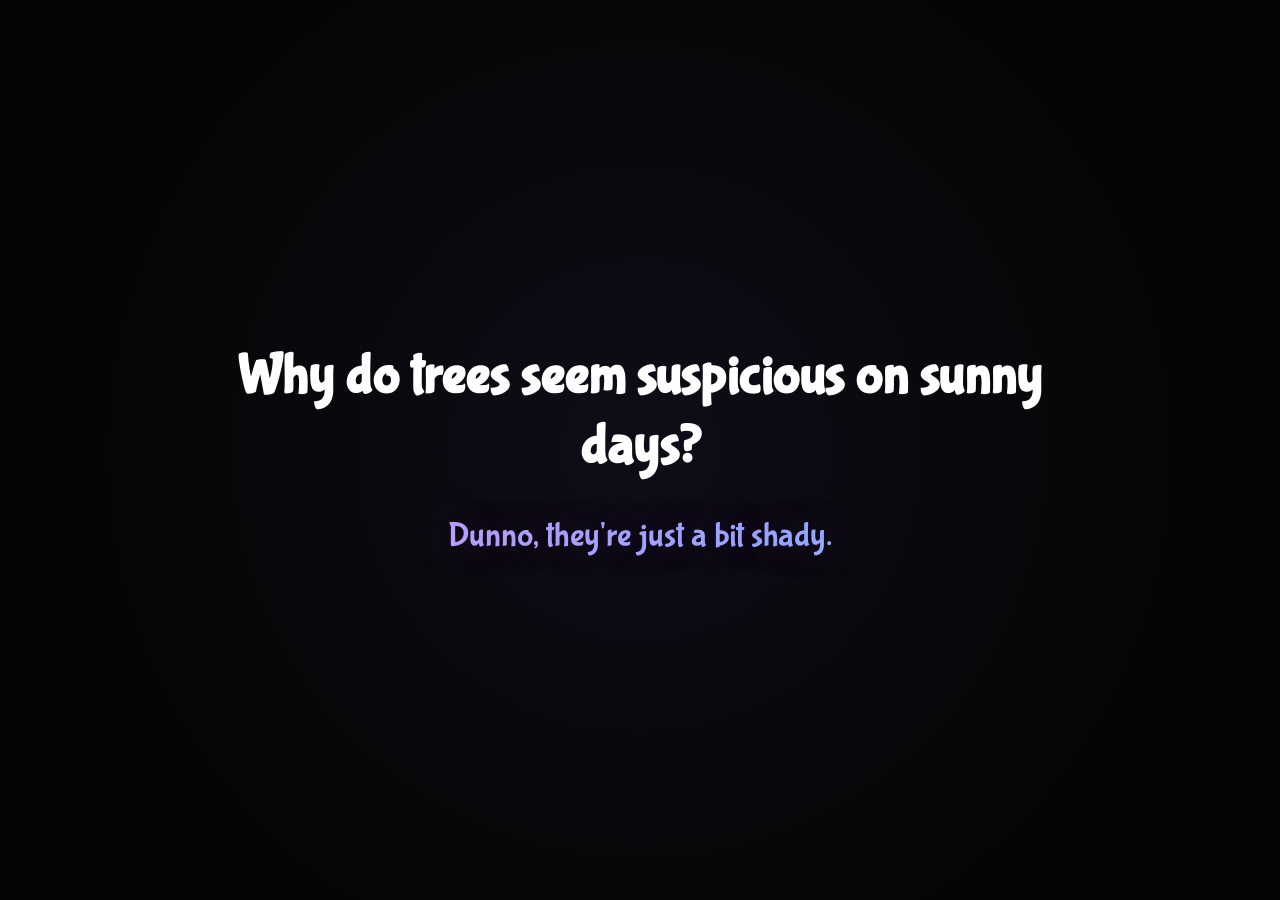
<file: dadjoke/index.html>
<!DOCTYPE html>
<html lang="en">
<head>
    <meta charset="UTF-8">
    <meta name="viewport" content="width=device-width, initial-scale=1.0">
    <title>Joke of the Day | Plutopia</title>
    <meta property="og:title" content="Joke of the Day | Plutopia">
    <meta property="og:description" content="Check out the Plutopia Joke of the Day!">
    <meta property="og:image" content="https://plutopia.info/assets/og-logo.jpg">
    <meta property="og:url" content="https://plutopia.info/dadjoke">
    <meta name="twitter:card" content="summary_large_image">
    <meta name="twitter:image" content="https://plutopia.info/assets/og-logo.jpg">
    <link rel="preconnect" href="https://fonts.googleapis.com">
    <link rel="preconnect" href="https://fonts.gstatic.com" crossorigin>
    <link href="https://fonts.googleapis.com/css2?family=Bubblegum+Sans&display=swap" rel="stylesheet">
    
    <style>
        /* Embed styles directly to prevent relative path/caching issues on extensionless URLs */
        * {
            margin: 0;
            padding: 0;
            box-sizing: border-box;
        }

        html {
            height: 100%;
            background-color: #050505;
        }

        body.dadjoke-page {
            background-color: #050505;
            background-image: radial-gradient(circle at 50% 50%, rgba(139, 99, 248, 0.08) 0%, transparent 70%);
            width: 100%;
            height: 100%;
            height: 100dvh;
            margin: 0;
            padding: 0;
            overflow: hidden;
            font-family: 'Bubblegum Sans', cursive;
            color: #ffffff;
            position: relative;
        }

        .dadjoke-main {
            position: absolute;
            top: 50%;
            left: 50%;
            transform: translate(-50%, -50%);
            width: 100%;
            max-width: 900px;
            padding: 24px;
            text-align: center;
            box-sizing: border-box;
        }

        .joke-display {
            display: flex;
            flex-direction: column;
            gap: 24px;
            justify-content: center;
            align-items: center;
            width: 100%;
        }

        /* Large Font for Setup */
        .setup-text {
            font-size: 3.5rem;
            font-weight: 600;
            line-height: 1.25;
            color: #ffffff;
            width: 100%;
            word-wrap: break-word;
            display: block;
        }

        .setup-text.one-liner {
            font-size: 3.25rem;
            color: #f1e9ff;
            text-shadow: 0 0 30px rgba(185, 107, 248, 0.15);
        }

        /* Medium Font for Punchline */
        .punchline-text {
            font-size: 2.15rem;
            font-weight: 500;
            background: linear-gradient(90deg, #d39bfb, #7bb0ff);
            -webkit-background-clip: text;
            -webkit-text-fill-color: transparent;
            text-shadow: 0 0 45px rgba(185, 107, 248, 0.25);
            line-height: 1.3;
            width: 100%;
            word-wrap: break-word;
            display: block;
            margin-top: 8px;
        }

        /* Animations */
        .fade-in-up {
            animation: fadeInUp 1s cubic-bezier(0.16, 1, 0.3, 1) forwards;
            opacity: 0;
            transform: translateY(30px);
        }

        @keyframes fadeInUp {
            to {
                opacity: 1;
                transform: translateY(0);
            }
        }

        /* Mobile responsive styles */
        @media (max-width: 768px) {
            .dadjoke-main {
                padding: 16px;
            }

            .setup-text {
                font-size: 2.2rem; /* Big font for mobile */
            }

            .setup-text.one-liner {
                font-size: 2.1rem;
            }

            .punchline-text {
                font-size: 1.55rem; /* Medium font for mobile */
            }
        }
    </style>
</head>
<body class="dadjoke-page">
    <main class="dadjoke-main">
        <div class="joke-display fade-in-up">
            <div id="setup-container" class="setup-text"></div>
            <div id="punchline-container" class="punchline-text"></div>
        </div>
    </main>

    <script src="jokes.js"></script>
    <script>
        document.addEventListener('DOMContentLoaded', () => {
            const setupEl = document.getElementById('setup-container');
            const punchlineEl = document.getElementById('punchline-container');

            if (typeof redditJokes !== 'undefined' && redditJokes.length > 0) {
                const today = new Date();
                const seed = today.getFullYear() * 10000 + (today.getMonth() + 1) * 100 + today.getDate();
                const index = Math.abs(seed) % redditJokes.length;
                const joke = redditJokes[index];

                if (joke.q) {
                    setupEl.textContent = joke.q;
                    punchlineEl.textContent = joke.a;
                } else {
                    setupEl.textContent = joke.a;
                    setupEl.classList.add('one-liner');
                    punchlineEl.textContent = '';
                }
            } else {
                setupEl.textContent = "What's the best thing about Switzerland?";
                punchlineEl.textContent = "I don't know, but the flag is a big plus.";
            }
        });
    </script>
</body>
</html>
</file>
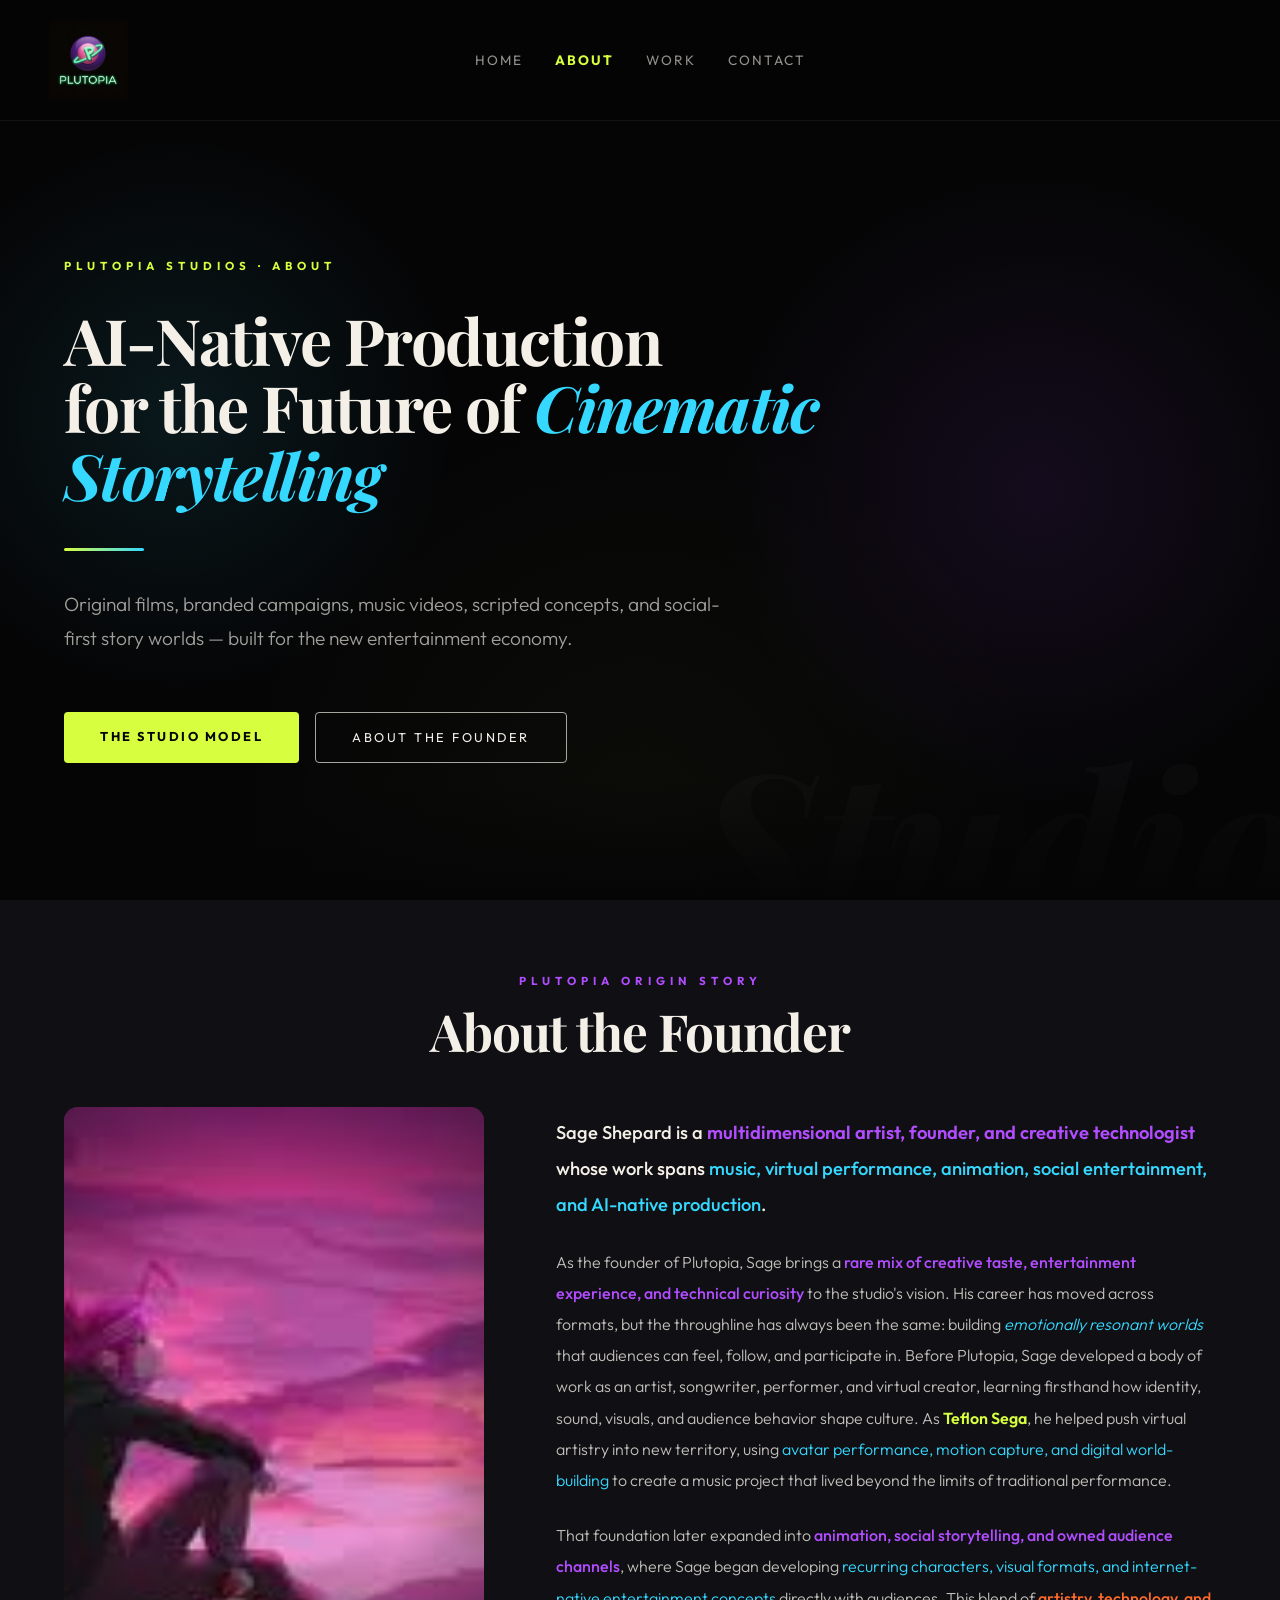
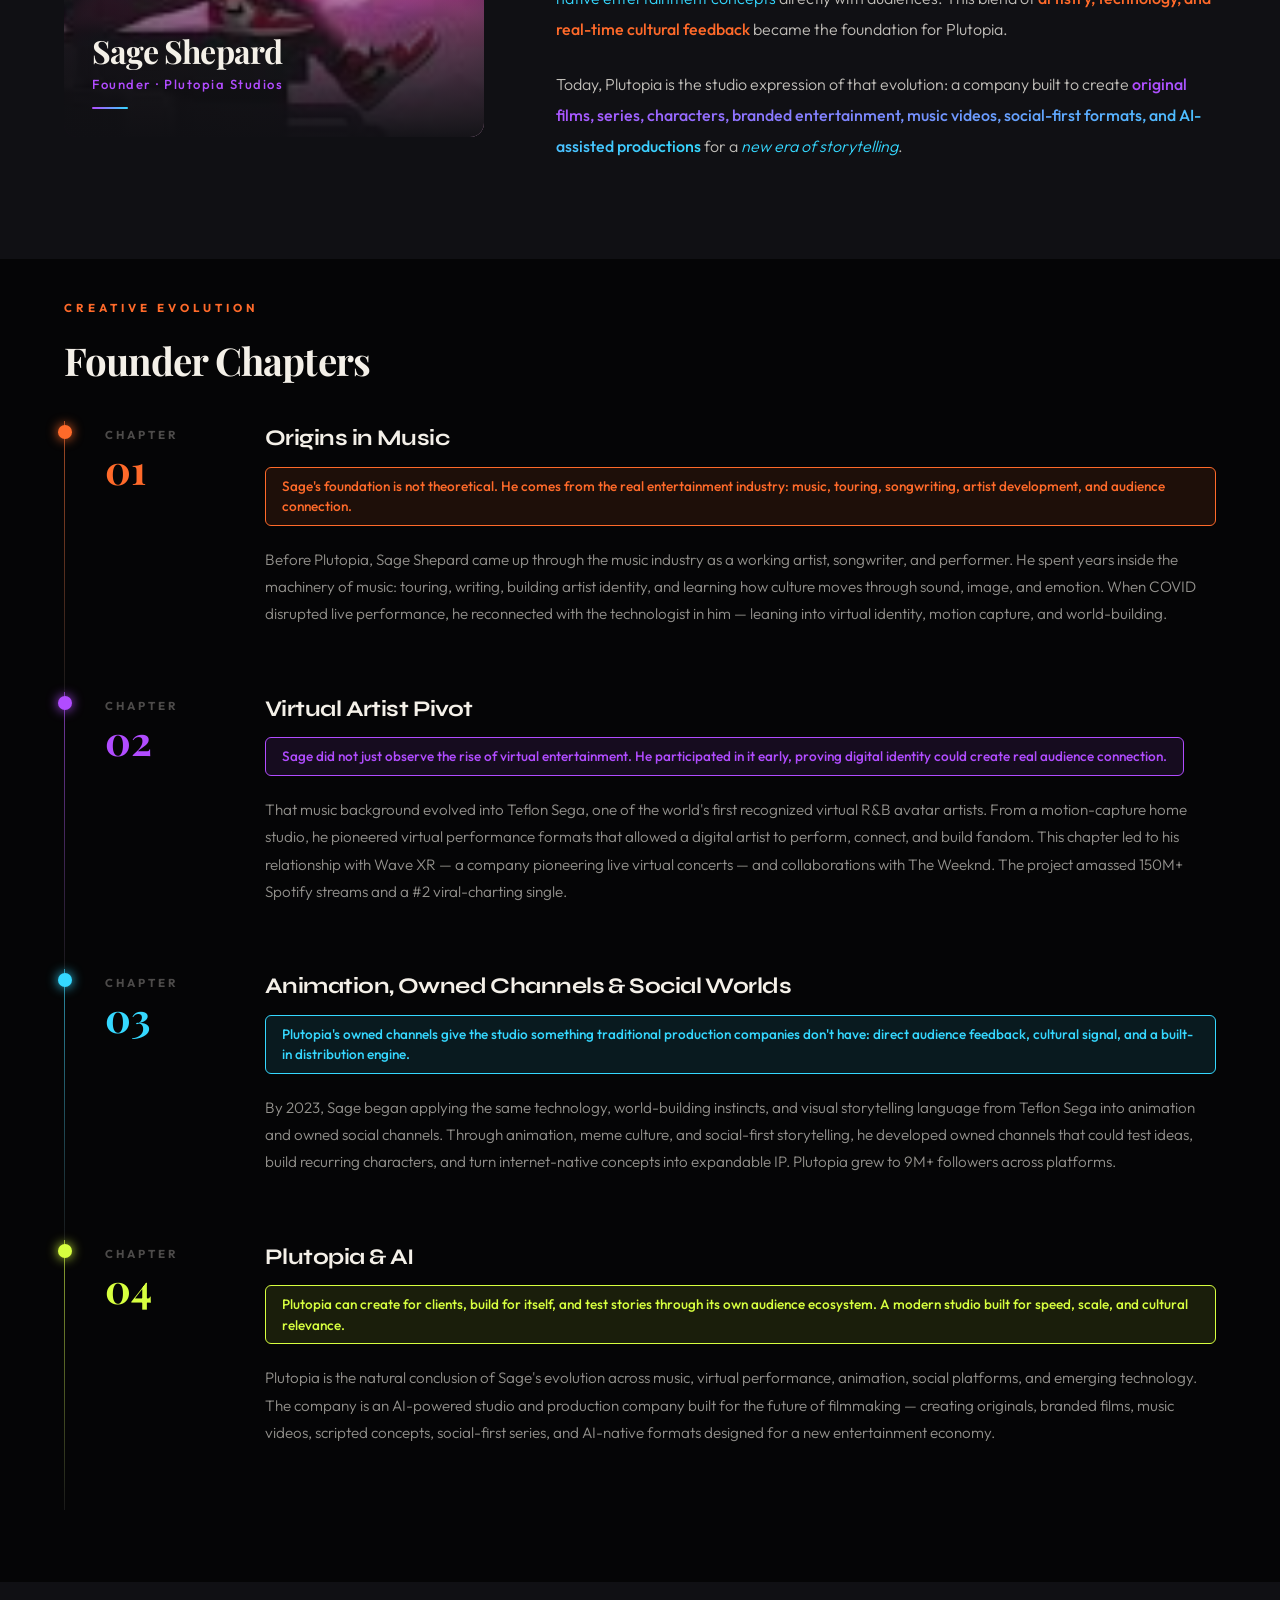
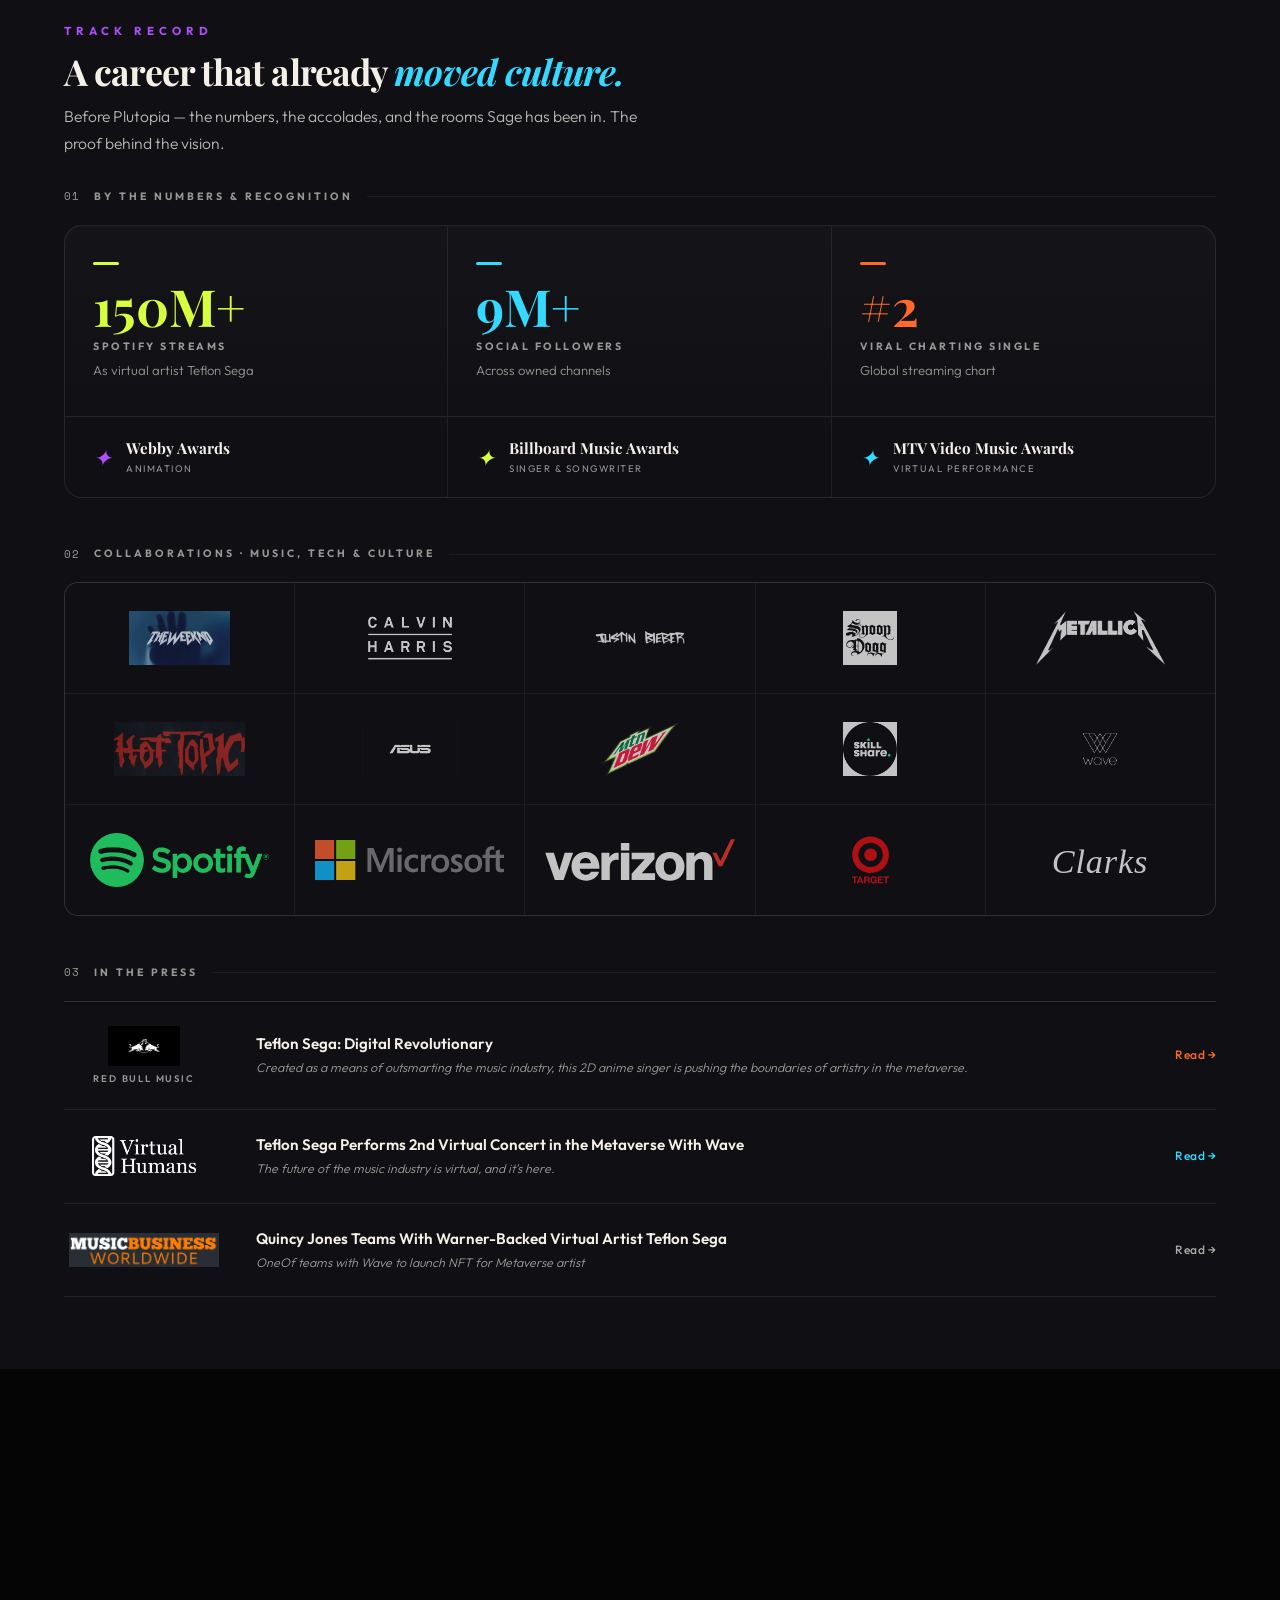
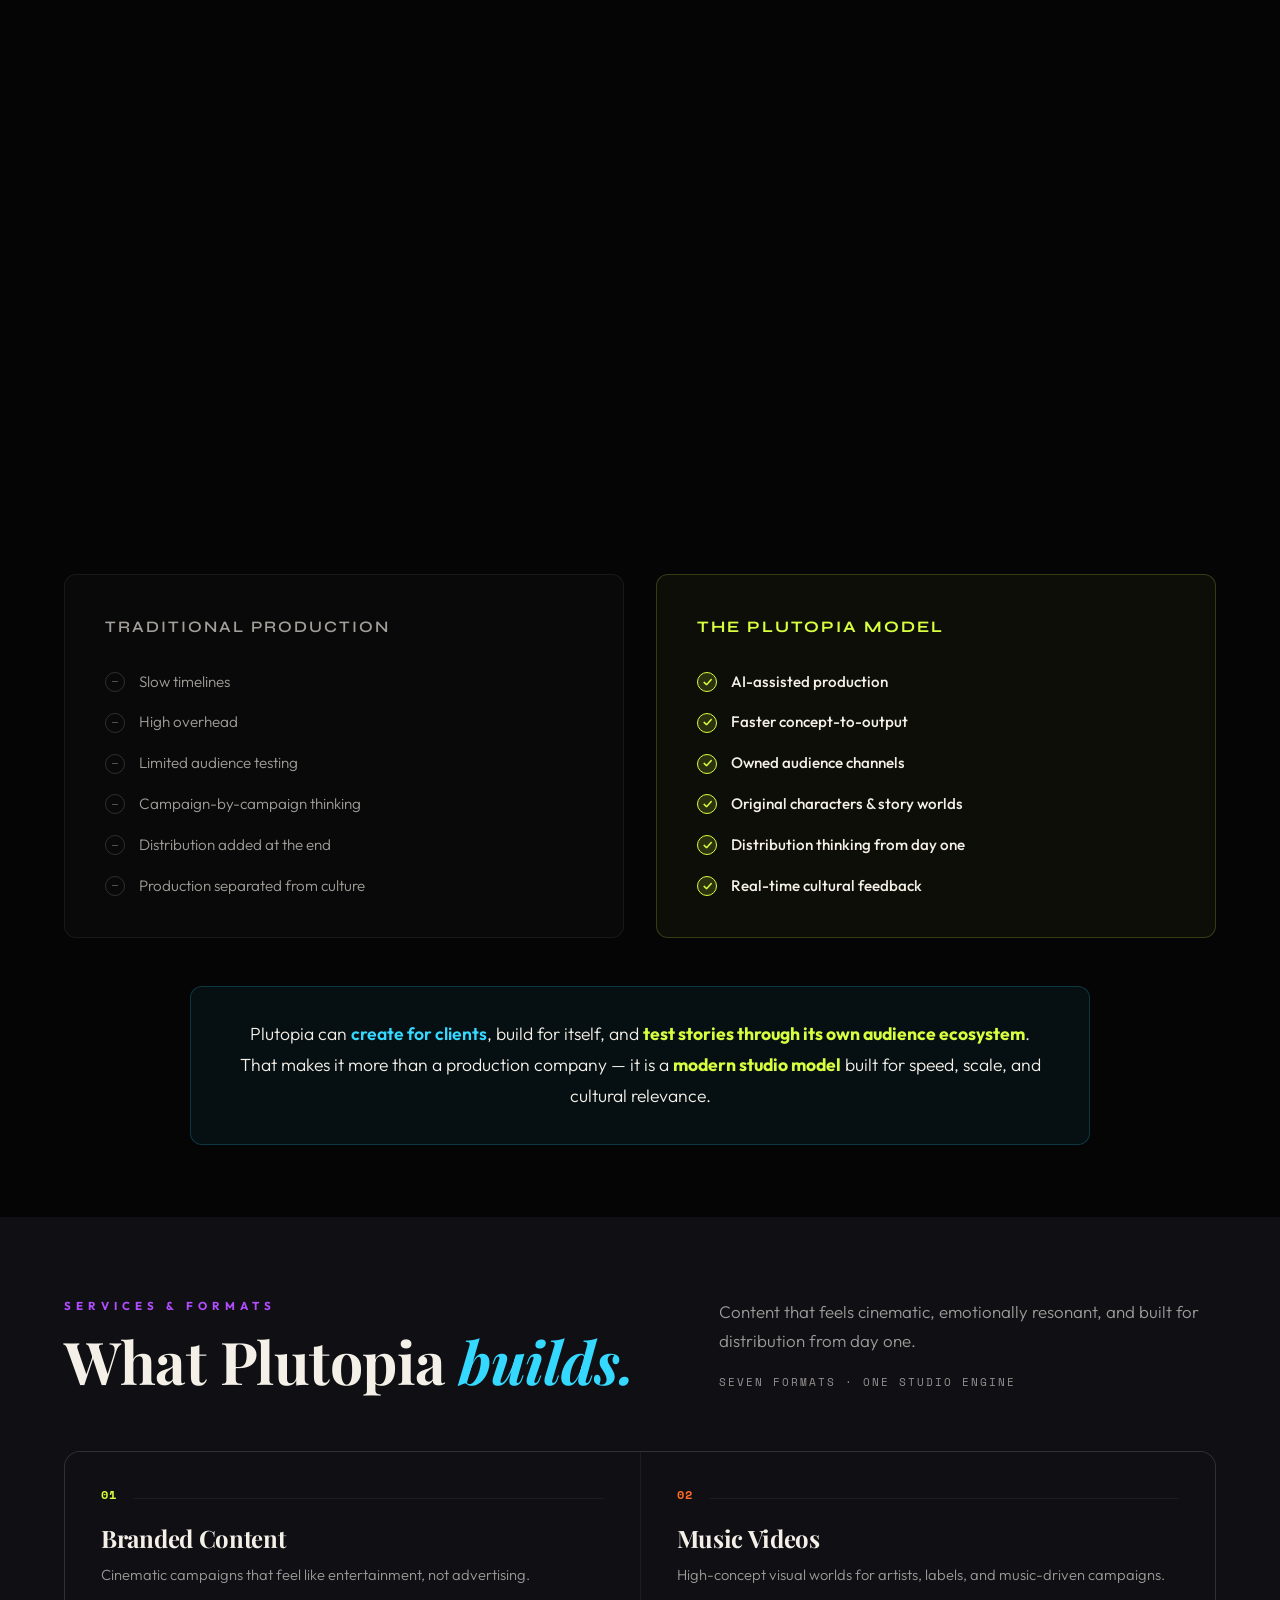
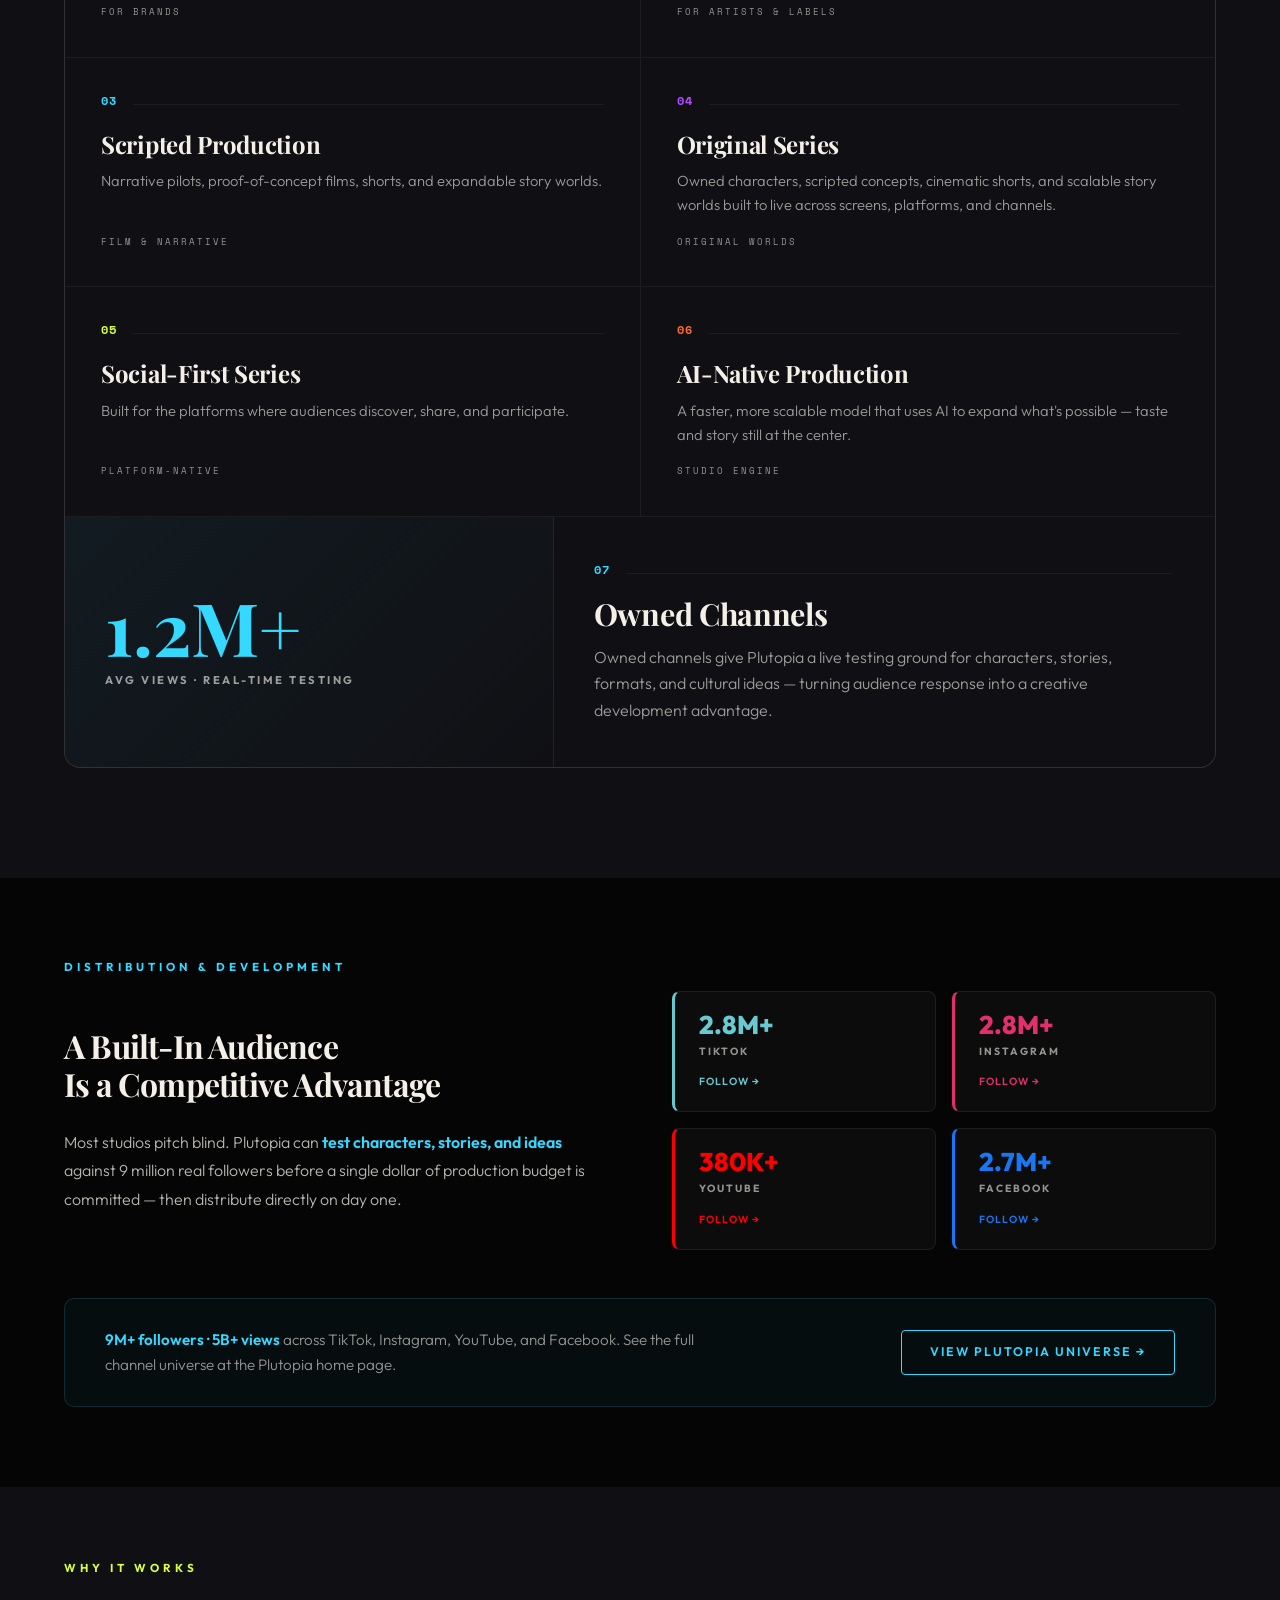
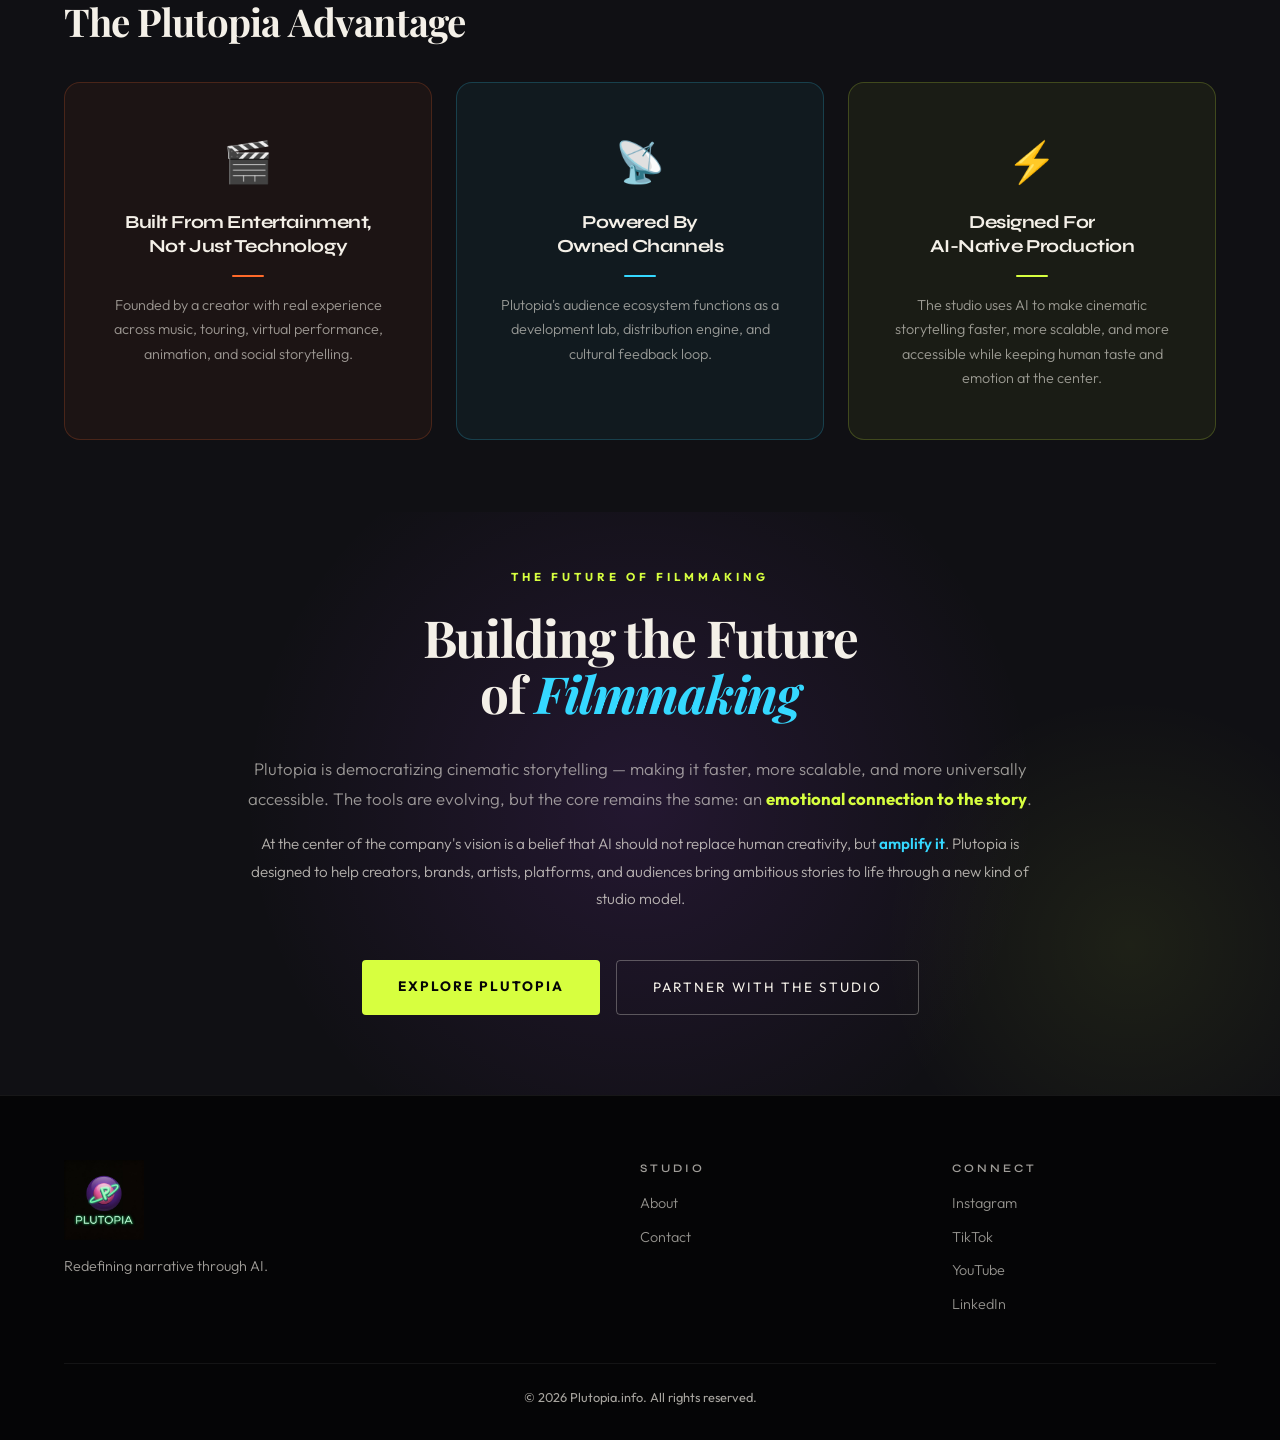
<file: about.html>
<!DOCTYPE html>
<html lang="en">
  <head>
    <meta charset="UTF-8" />
    <meta name="viewport" content="width=device-width, initial-scale=1.0, maximum-scale=1" />
    <title>Plutopia — About the Founder</title>
    <meta name="description" content="Sage Shepard — award-winning artist, creator of Teflon Sega, and founder of Plutopia Studios. Pioneer of virtual performance and AI-native entertainment." />
    <meta name="robots" content="index, follow" />
    <meta property="og:title" content="Plutopia — About the Founder" />
    <meta property="og:description" content="Sage Shepard — award-winning artist, creator of Teflon Sega, and founder of Plutopia Studios. Pioneer of virtual performance and AI-native entertainment." />
    <meta property="og:type" content="website" />
    <meta property="og:url" content="https://plutopia.info/about.html" />
    <meta property="og:image" content="https://plutopia.info/assets/founder_still.png" />
    <meta property="og:image:alt" content="Sage Shepard, founder of Plutopia Studios" />
    <meta property="og:image:width" content="1200" />
    <meta property="og:image:height" content="630" />
    <meta name="twitter:card" content="summary_large_image" />
    <meta name="twitter:title" content="Plutopia — About the Founder" />
    <meta name="twitter:description" content="Sage Shepard — award-winning artist, creator of Teflon Sega, and founder of Plutopia Studios. Pioneer of virtual performance and AI-native entertainment." />
    <meta name="twitter:image" content="https://plutopia.info/assets/founder_still.png" />
    <meta name="twitter:image:alt" content="Sage Shepard, founder of Plutopia Studios" />
    <link rel="icon" type="image/svg+xml" href="assets/logo.jpg" />
    <link rel="preconnect" href="https://fonts.googleapis.com">
    <link rel="preconnect" href="https://fonts.gstatic.com" crossorigin>
    <link href="https://fonts.googleapis.com/css2?family=Playfair+Display:ital,wght@0,400;0,700;1,700&family=Outfit:wght@300;400;500;600;700;800;900&family=Space+Mono:wght@400;700&display=swap" rel="stylesheet">
    <link rel="stylesheet" crossorigin href="assets/about-index.css">
  </head>
  <body>
    <div id="root"></div>
    <script type="module" crossorigin src="assets/about-index.js"></script>
  </body>
</html>
</file>
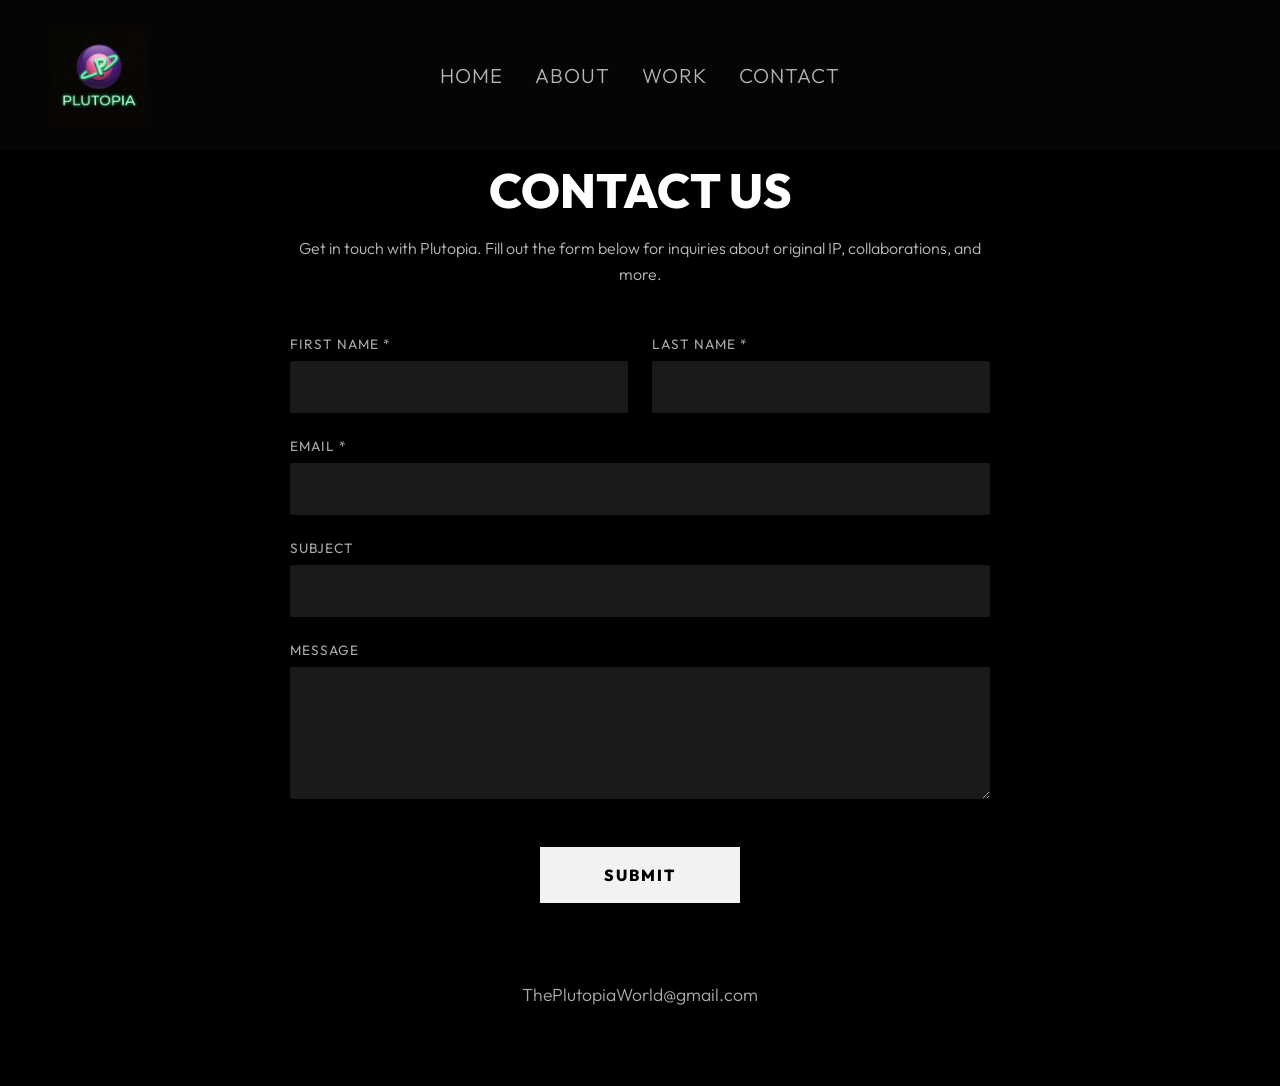
<file: contact.html>
<!DOCTYPE html>
<html lang="en">
<head>
    <meta charset="UTF-8">
    <meta name="viewport" content="width=device-width, initial-scale=1.0">
    <title>Contact | Plutopia</title>
    <meta property="og:title" content="Contact | Plutopia">
    <meta property="og:description" content="Get in touch with Plutopia for inquiries about original IP, collaborations, and more.">
    <meta property="og:image" content="https://plutopia.info/assets/og-logo.jpg">
    <meta property="og:url" content="https://plutopia.info/contact.html">
    <meta name="twitter:card" content="summary_large_image">
    <meta name="twitter:image" content="https://plutopia.info/assets/og-logo.jpg">
    <link rel="preconnect" href="https://fonts.googleapis.com">
    <link rel="preconnect" href="https://fonts.gstatic.com" crossorigin>
    <link href="https://fonts.googleapis.com/css2?family=Outfit:wght@300;400;600;800;900&display=swap" rel="stylesheet">
    <link rel="stylesheet" href="styles.css">
</head>
<body class="contact-page">
    <header class="header scrolled" id="main-header">
        <a href="index.html" class="logo-link"><img src="assets/logo.jpg" alt="Plutopia Logo" class="logo-img"></a>
        <nav class="nav-links">
            <a href="index.html">Home</a>
            <a href="about.html">About</a>
            <a href="work.html">Work</a>
            <a href="contact.html" class="active">Contact</a>
        </nav>
        <button class="hamburger" id="hamburger" aria-label="Menu">
            <span></span>
            <span></span>
            <span></span>
        </button>
    </header>

    <main class="contact-main">
        <div class="contact-container">
            <h1 class="contact-title">Contact Us</h1>
            <p class="contact-subtitle">Get in touch with Plutopia. Fill out the form below for inquiries about original IP, collaborations, and more.</p>
            
            <form action="#" class="contact-form">
                <div class="form-row">
                    <div class="form-group">
                        <label for="first-name">First Name *</label>
                        <input type="text" id="first-name" required>
                    </div>
                    <div class="form-group">
                        <label for="last-name">Last Name *</label>
                        <input type="text" id="last-name" required>
                    </div>
                </div>

                <div class="form-group">
                    <label for="email">Email *</label>
                    <input type="email" id="email" required>
                </div>

                <div class="form-group">
                    <label for="subject">Subject</label>
                    <input type="text" id="subject">
                </div>

                <div class="form-group">
                    <label for="message">Message</label>
                    <textarea id="message" rows="5"></textarea>
                </div>

                <button type="submit" class="contact-submit">SUBMIT</button>
            </form>

            <div class="contact-email">
                <a href="mailto:ThePlutopiaWorld@gmail.com">ThePlutopiaWorld@gmail.com</a>
            </div>
        </div>
    </main>

    <script src="script.js"></script>
</body>
</html>
</file>
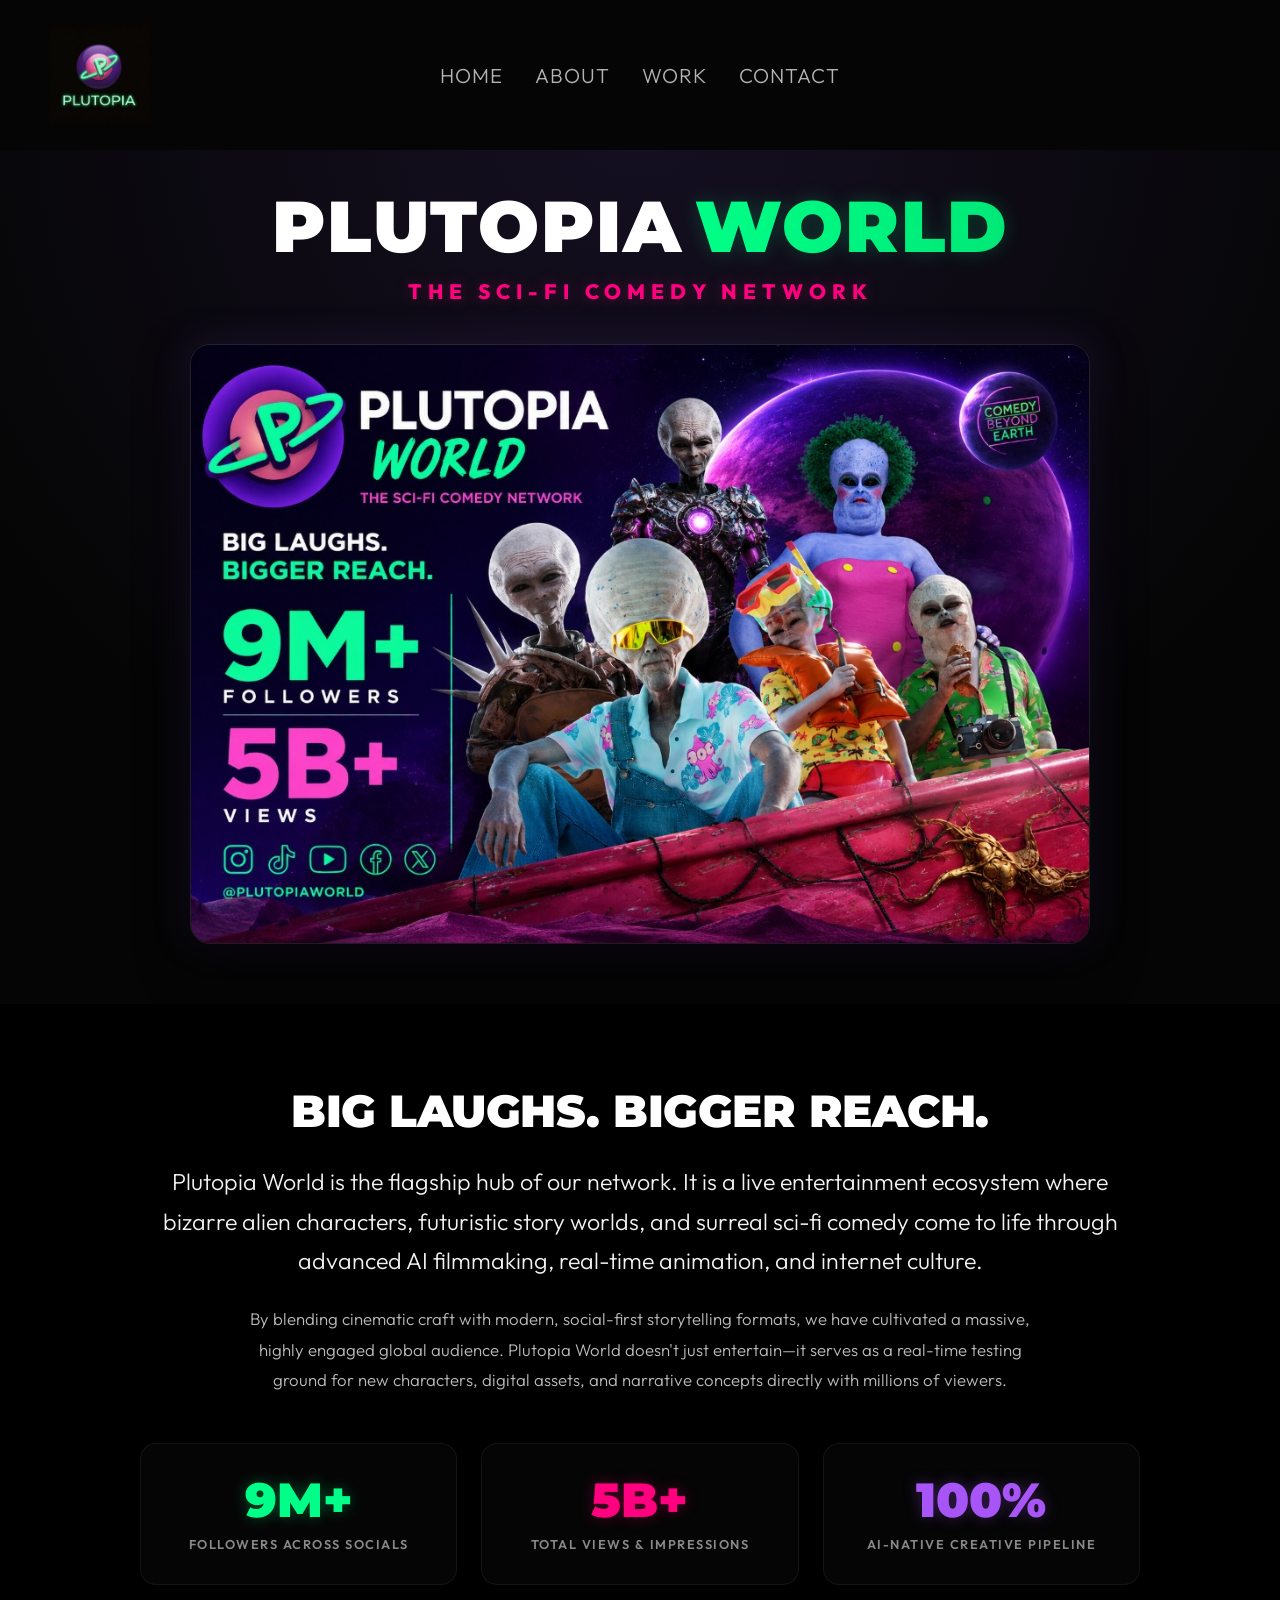
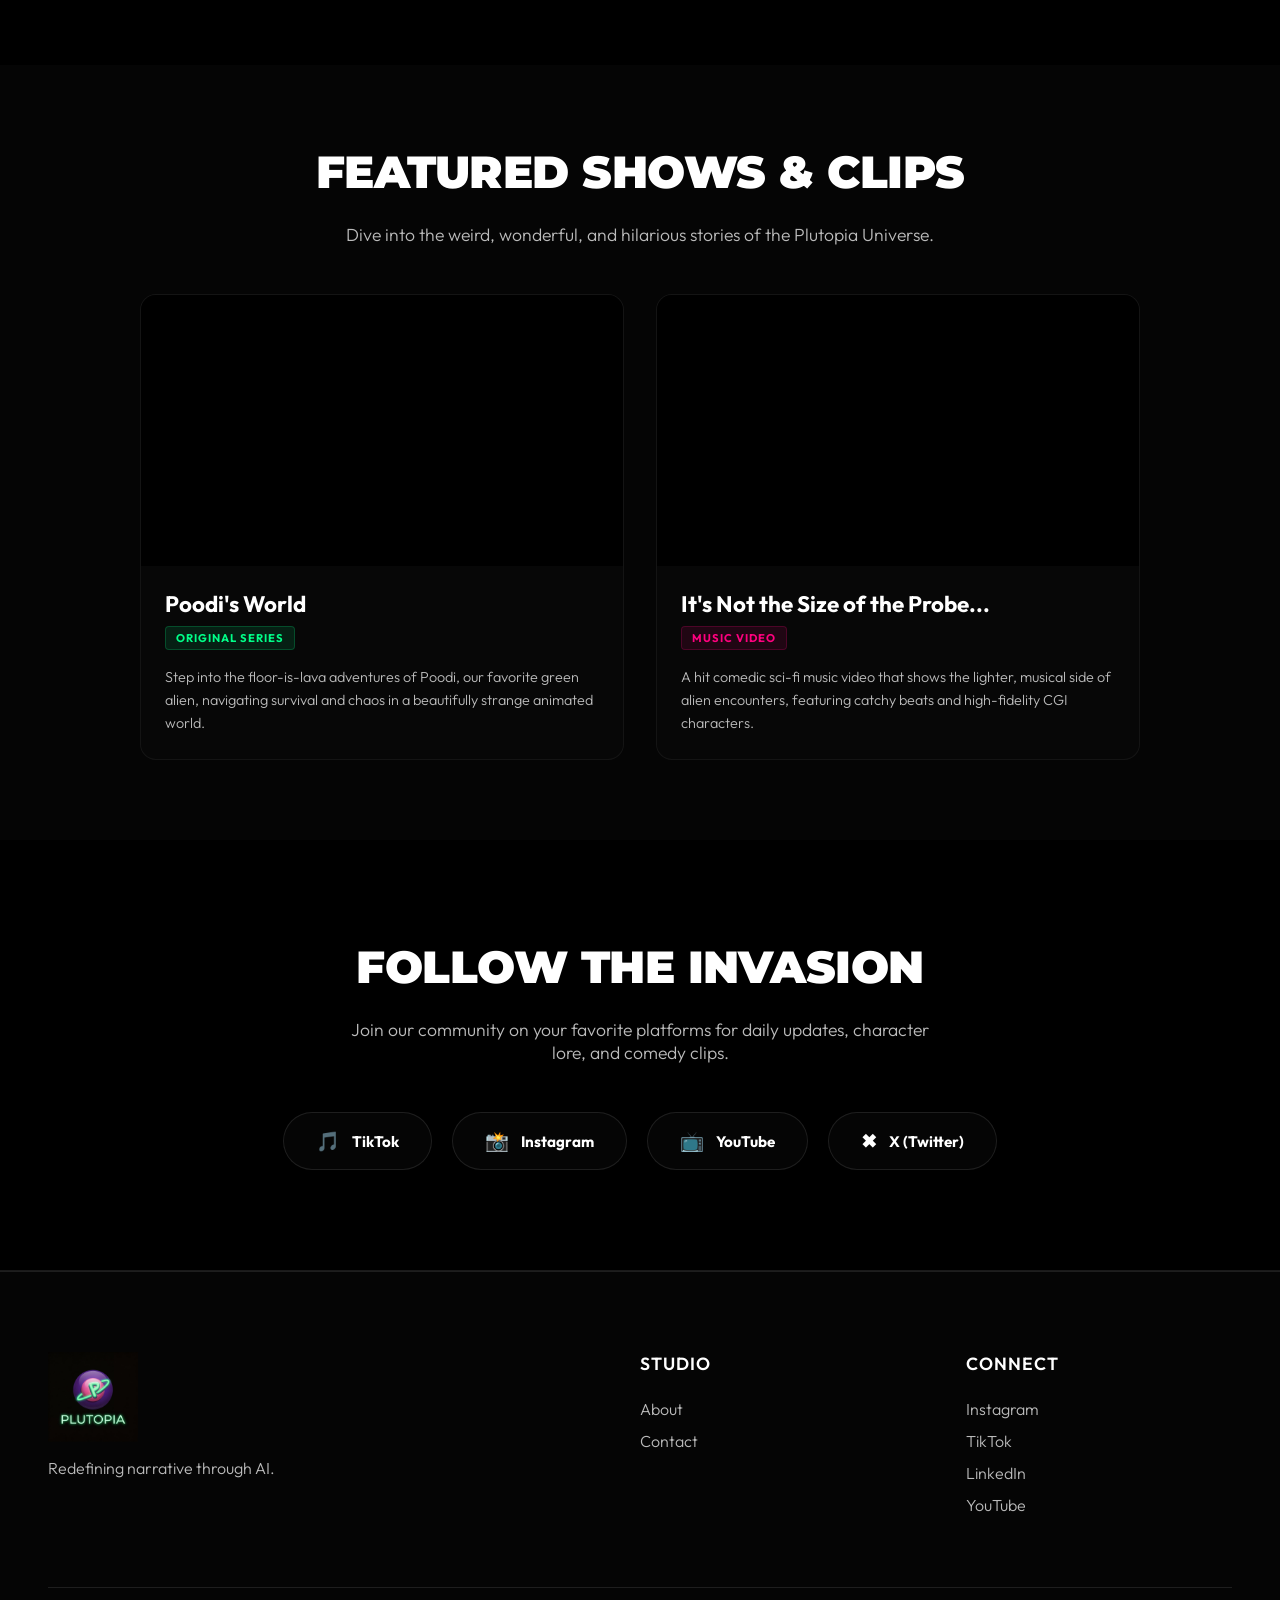
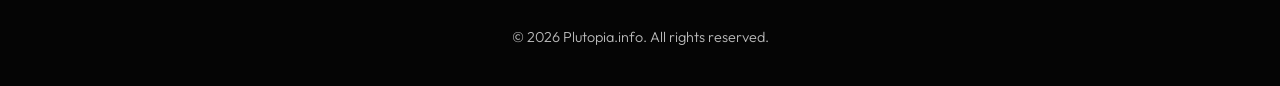
<file: PlutopiaWorld.html>
<!DOCTYPE html>
<html lang="en">
<head>
    <meta charset="UTF-8">
    <meta name="viewport" content="width=device-width, initial-scale=1.0">
    <title>Plutopia World | The Sci-Fi Comedy Network</title>
    <meta name="description" content="Enter Plutopia World - The Sci-Fi Comedy Network building original IP, characters, and digital worlds with over 9M+ followers and 5B+ views.">
    <meta property="og:title" content="Plutopia World | The Sci-Fi Comedy Network">
    <meta property="og:description" content="Enter Plutopia World - The Sci-Fi Comedy Network building original IP, characters, and digital worlds.">
    <meta property="og:image" content="https://plutopia.info/assets/plutopia_world_banner.jpg">
    <meta property="og:url" content="https://plutopia.info/PlutopiaWorld.html">
    <meta name="twitter:card" content="summary_large_image">
    <meta name="twitter:image" content="https://plutopia.info/assets/plutopia_world_banner.jpg">
    <link rel="preconnect" href="https://fonts.googleapis.com">
    <link rel="preconnect" href="https://fonts.gstatic.com" crossorigin>
    <link href="https://fonts.googleapis.com/css2?family=Outfit:wght@300;400;600;800;900&family=Montserrat:wght@800;900&display=swap" rel="stylesheet">
    <link rel="stylesheet" href="styles.css">
</head>
<body class="plutopia-world-page">
    <header class="header scrolled" id="main-header">
        <a href="index.html" class="logo-link"><img src="assets/logo.jpg" alt="Plutopia Logo" class="logo-img"></a>
        <nav class="nav-links">
            <a href="index.html">Home</a>
            <a href="about.html">About</a>
            <a href="work.html">Work</a>
            <a href="contact.html">Contact</a>
        </nav>
        <button class="hamburger" id="hamburger" aria-label="Menu">
            <span></span>
            <span></span>
            <span></span>
        </button>
    </header>

    <main class="pw-main">
        <!-- Hero Section -->
        <section class="pw-hero">
            <div class="pw-hero-bg-overlay"></div>
            <div class="pw-hero-content">
                <div class="pw-brand-logo-container">
                    <span class="pw-logo-plutopia">PLUTOPIA</span>
                    <span class="pw-logo-world">WORLD</span>
                </div>
                <p class="pw-hero-subtitle">THE SCI-FI COMEDY NETWORK</p>
                
                <div class="pw-banner-display-container">
                    <img src="assets/plutopia_world_banner.jpg" alt="Plutopia World Banner" class="pw-banner-display-img">
                </div>
            </div>
        </section>

        <!-- Description Section -->
        <section class="pw-intro-section">
            <div class="pw-container">
                <h2 class="pw-section-title">Big Laughs. Bigger Reach.</h2>
                <p class="pw-lead-text">
                    Plutopia World is the flagship hub of our network. It is a live entertainment ecosystem where bizarre alien characters, futuristic story worlds, and surreal sci-fi comedy come to life through advanced AI filmmaking, real-time animation, and internet culture.
                </p>
                <p class="pw-body-text">
                    By blending cinematic craft with modern, social-first storytelling formats, we have cultivated a massive, highly engaged global audience. Plutopia World doesn't just entertain—it serves as a real-time testing ground for new characters, digital assets, and narrative concepts directly with millions of viewers.
                </p>
                
                <!-- Highlights Grid -->
                <div class="pw-highlights-grid">
                    <div class="pw-highlight-card">
                        <div class="pw-highlight-num text-green">9M+</div>
                        <div class="pw-highlight-label">Followers Across Socials</div>
                    </div>
                    <div class="pw-highlight-card">
                        <div class="pw-highlight-num text-pink">5B+</div>
                        <div class="pw-highlight-label">Total Views & Impressions</div>
                    </div>
                    <div class="pw-highlight-card">
                        <div class="pw-highlight-num text-purple">100%</div>
                        <div class="pw-highlight-label">AI-Native Creative Pipeline</div>
                    </div>
                </div>
            </div>
        </section>

        <!-- Video Showcase Section -->
        <section class="pw-shows-section">
            <div class="pw-container">
                <h2 class="pw-section-title">Featured Shows & Clips</h2>
                <p class="pw-section-desc">Dive into the weird, wonderful, and hilarious stories of the Plutopia Universe.</p>
                
                <div class="pw-video-grid">
                    <!-- Show 1 -->
                    <div class="pw-video-card">
                        <div class="pw-video-wrapper">
                            <iframe src="https://www.youtube.com/embed/aZg7G6upHbM" frameborder="0" allow="accelerometer; autoplay; clipboard-write; encrypted-media; gyroscope; picture-in-picture; web-share" allowfullscreen></iframe>
                        </div>
                        <div class="pw-video-info">
                            <h3 class="pw-video-title">Poodi's World</h3>
                            <span class="pw-video-badge badge-series">Original Series</span>
                            <p class="pw-video-desc">Step into the floor-is-lava adventures of Poodi, our favorite green alien, navigating survival and chaos in a beautifully strange animated world.</p>
                        </div>
                    </div>

                    <!-- Show 2 -->
                    <div class="pw-video-card">
                        <div class="pw-video-wrapper">
                            <iframe src="https://www.youtube.com/embed/e3yuW6_maHw" frameborder="0" allow="accelerometer; autoplay; clipboard-write; encrypted-media; gyroscope; picture-in-picture; web-share" allowfullscreen></iframe>
                        </div>
                        <div class="pw-video-info">
                            <h3 class="pw-video-title">It's Not the Size of the Probe...</h3>
                            <span class="pw-video-badge badge-music">Music Video</span>
                            <p class="pw-video-desc">A hit comedic sci-fi music video that shows the lighter, musical side of alien encounters, featuring catchy beats and high-fidelity CGI characters.</p>
                        </div>
                    </div>
                </div>
            </div>
        </section>

        <!-- Social Channels Section -->
        <section class="pw-socials-section">
            <div class="pw-container text-center">
                <h2 class="pw-section-title">Follow the Invasion</h2>
                <p class="pw-section-desc">Join our community on your favorite platforms for daily updates, character lore, and comedy clips.</p>
                <div class="pw-social-links-grid">
                    <a href="https://www.tiktok.com/@plutopiaworld" target="_blank" rel="noopener noreferrer" class="pw-social-btn btn-tiktok">
                        <span class="pw-social-icon">🎵</span> TikTok
                    </a>
                    <a href="https://www.instagram.com/plutopiaworld/?hl=en" target="_blank" rel="noopener noreferrer" class="pw-social-btn btn-instagram">
                        <span class="pw-social-icon">📸</span> Instagram
                    </a>
                    <a href="https://www.youtube.com/@plutopiaworld" target="_blank" rel="noopener noreferrer" class="pw-social-btn btn-youtube">
                        <span class="pw-social-icon">📺</span> YouTube
                    </a>
                    <a href="https://x.com/plutopiaworld" target="_blank" rel="noopener noreferrer" class="pw-social-btn btn-x">
                        <span class="pw-social-icon">✖</span> X (Twitter)
                    </a>
                </div>
            </div>
        </section>
    </main>

    <!-- Footer -->
    <footer class="footer">
        <div class="footer-content">
            <div class="footer-brand">
                <a href="index.html" class="logo-link"><img src="assets/logo.jpg" alt="Plutopia Logo" class="logo-img" style="max-height: 90px; margin-bottom: 16px;"></a>
                <p>Redefining narrative through AI.</p>
            </div>
            <div class="footer-links">
                <h4>Studio</h4>
                <a href="about.html">About</a>
                <a href="contact.html">Contact</a>
            </div>
            <div class="footer-links">
                <h4>Connect</h4>
                <a href="https://www.instagram.com/plutopiaworld/?hl=en" target="_blank" rel="noopener noreferrer">Instagram</a>
                <a href="https://www.tiktok.com/@plutopiaworld" target="_blank" rel="noopener noreferrer">TikTok</a>
                <a href="https://www.linkedin.com/in/teflon-sega-49350b204" target="_blank" rel="noopener noreferrer">LinkedIn</a>
                <a href="https://www.youtube.com/@plutopiaworld" target="_blank" rel="noopener noreferrer">YouTube</a>
            </div>
        </div>
        <div class="footer-bottom">
            <p>&copy; 2026 Plutopia.info. All rights reserved.</p>
        </div>
    </footer>

    <script src="script.js"></script>
</body>
</html>
</file>
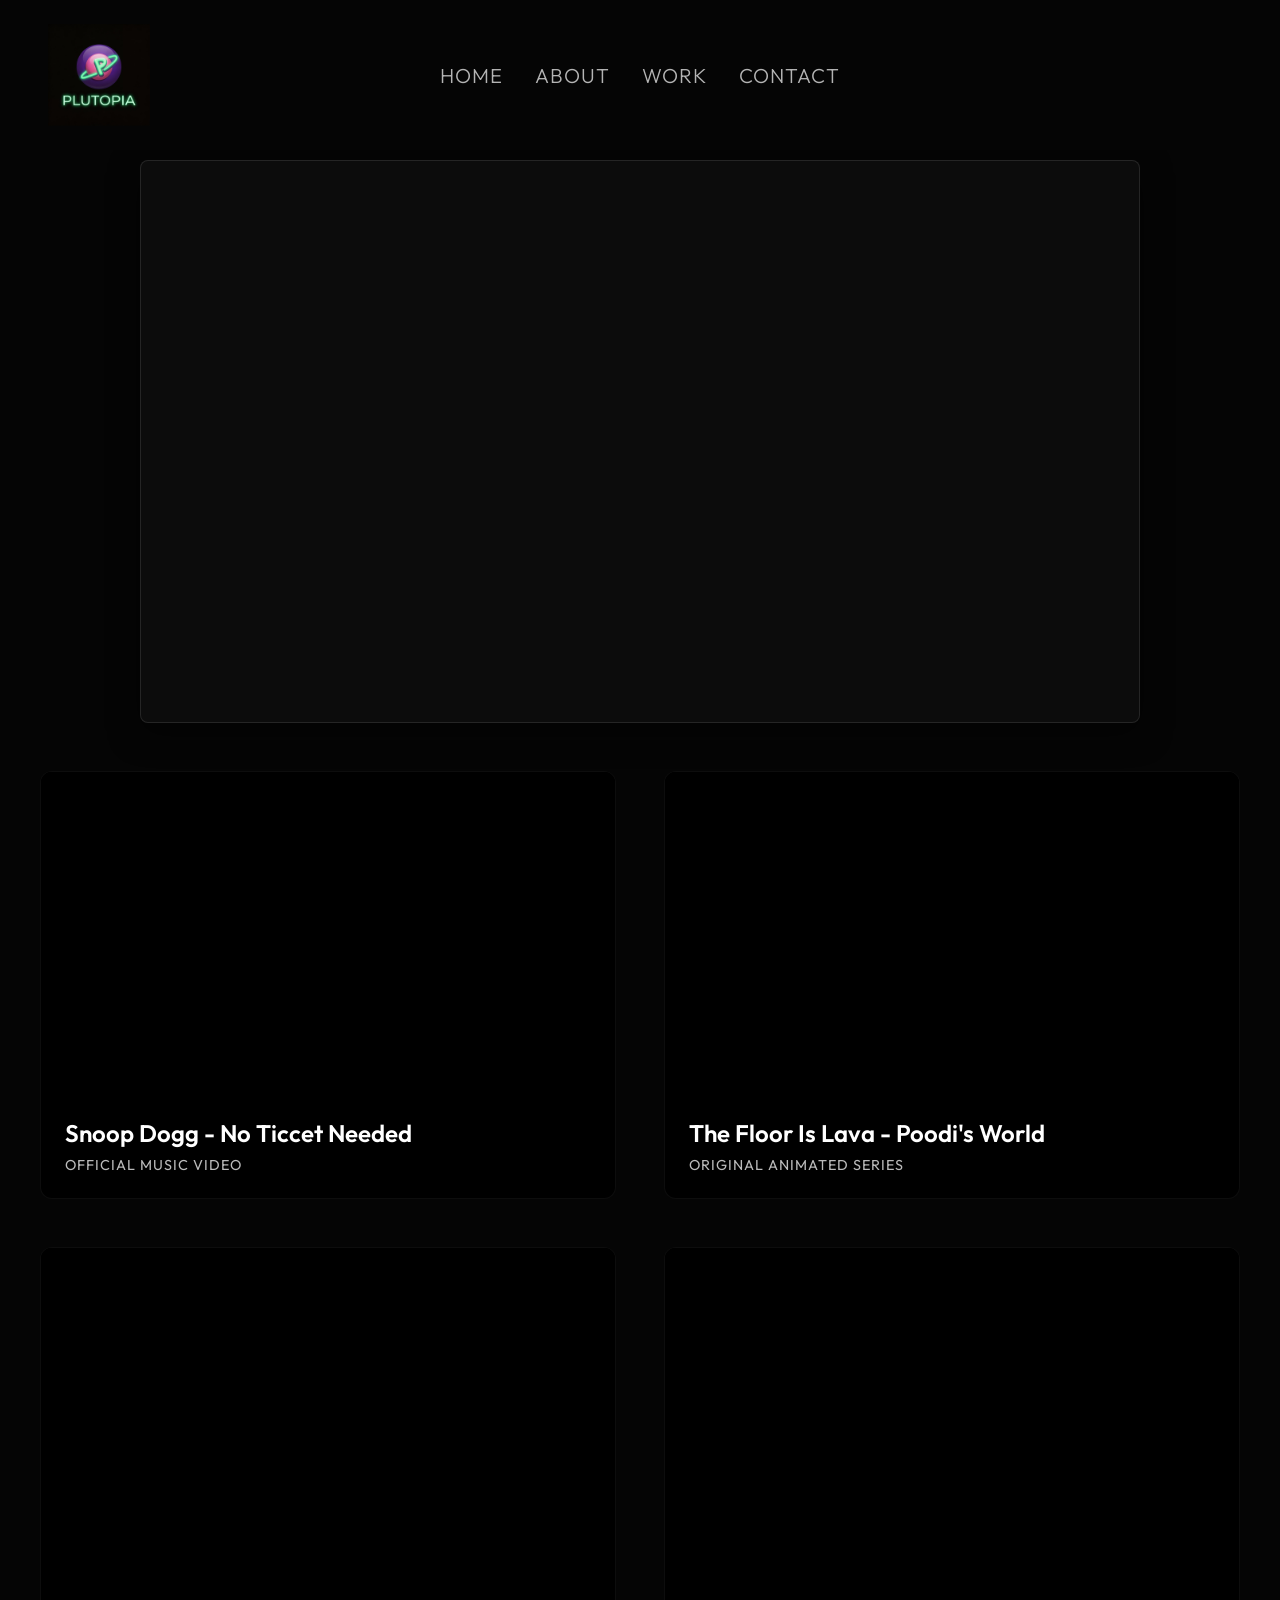
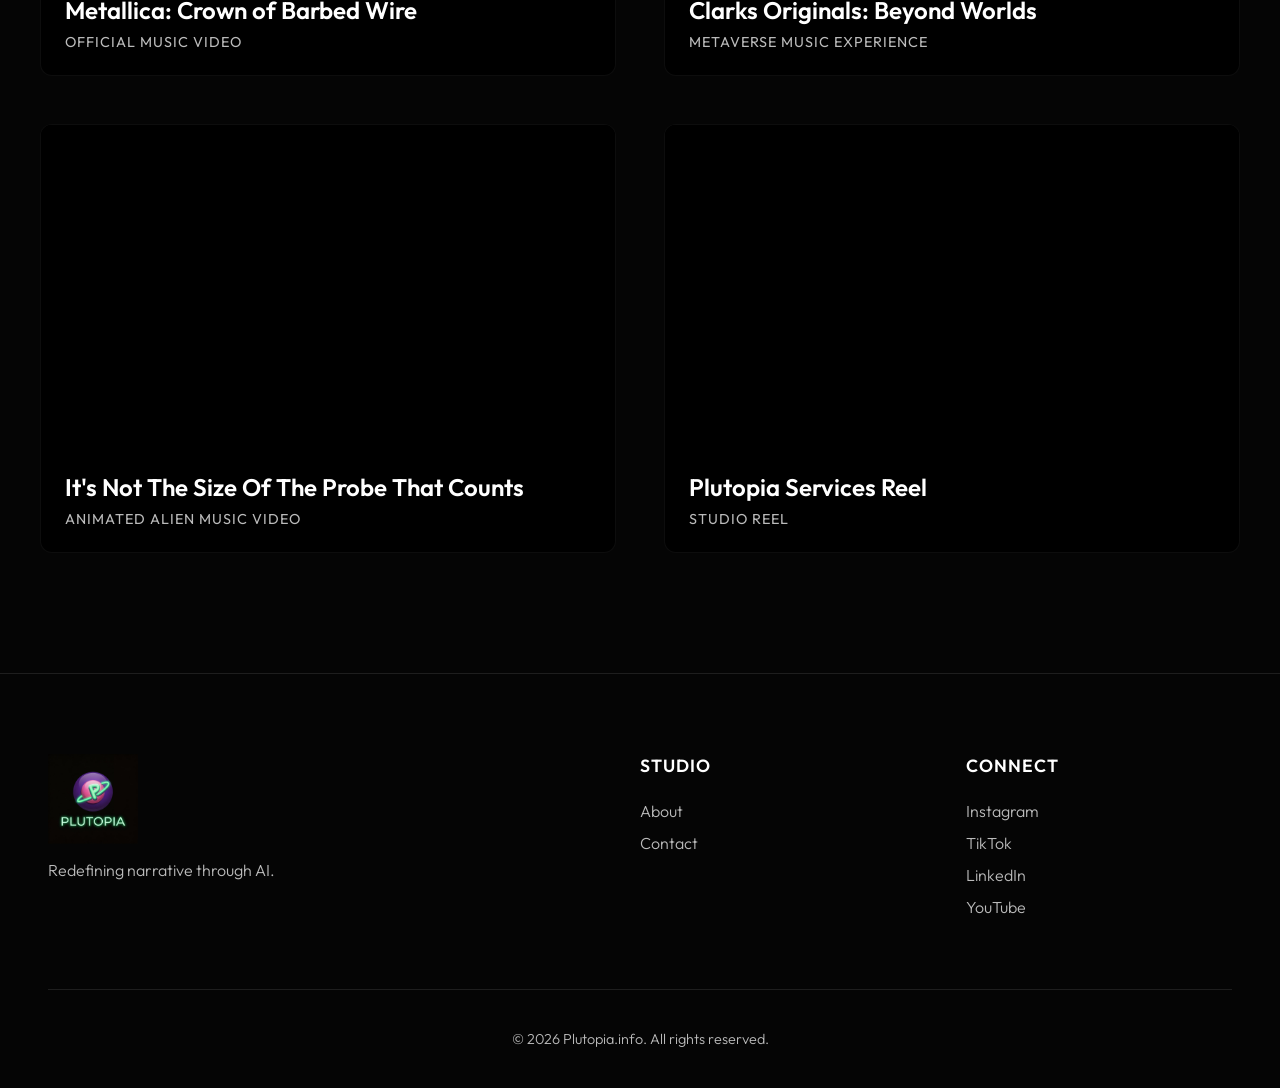
<file: work.html>
<!DOCTYPE html>
<html lang="en">
<head>
    <meta charset="UTF-8">
    <meta name="viewport" content="width=device-width, initial-scale=1.0">
    <title>Work | Plutopia</title>
    <meta property="og:title" content="Work | Plutopia">
    <meta property="og:description" content="Plutopia is an AI-native entertainment studio creating original films, series, characters, and digital worlds for the next generation of storytelling.">
    <meta property="og:image" content="https://plutopia.info/assets/og-logo.jpg">
    <meta property="og:url" content="https://plutopia.info/work.html">
    <meta name="twitter:card" content="summary_large_image">
    <meta name="twitter:image" content="https://plutopia.info/assets/og-logo.jpg">
    <link rel="preconnect" href="https://fonts.googleapis.com">
    <link rel="preconnect" href="https://fonts.gstatic.com" crossorigin>
    <link href="https://fonts.googleapis.com/css2?family=Outfit:wght@300;400;600;800;900&family=Montserrat:wght@800;900&display=swap" rel="stylesheet">
    <link rel="stylesheet" href="styles.css">
</head>
<body class="work-page-body">
    <header class="header scrolled" id="main-header">
        <a href="index.html" class="logo-link"><img src="assets/logo.jpg" alt="Plutopia Logo" class="logo-img"></a>
        <nav class="nav-links">
            <a href="index.html">Home</a>
            <a href="about.html">About</a>
            <a href="work.html" class="active">Work</a>
            <a href="contact.html">Contact</a>
        </nav>
        <button class="hamburger" id="hamburger" aria-label="Menu">
            <span></span>
            <span></span>
            <span></span>
        </button>
    </header>

    <main class="work-page-main">
        <div class="work-page-container">

            <!-- Main Autoplaying Showreel -->
            <div style="position: relative; width: 100%; max-width: 1000px; margin: 0 auto 48px auto; aspect-ratio: 16 / 9; border: 1px solid rgba(255,255,255,0.1); border-radius: 8px; overflow: hidden; background: #0c0c0c; box-shadow: 0 10px 30px rgba(0,0,0,0.5);">
                <iframe src="https://www.youtube.com/embed/sxN2yUlAw7Y?autoplay=1&mute=1&loop=1&playlist=sxN2yUlAw7Y&controls=0&showinfo=0&rel=0" style="position: absolute; top: 0; left: 0; width: 100%; height: 100%; border: none;" allow="accelerometer; autoplay; clipboard-write; encrypted-media; gyroscope; picture-in-picture; web-share" allowfullscreen></iframe>
            </div>

            <div class="youtube-grid">
                <!-- Video 6 -->
                <div class="youtube-card">
                    <div class="video-container">
                        <iframe src="https://www.youtube.com/embed/0XG8HEleSXw" width="100%" height="100%" frameborder="0" allow="accelerometer; autoplay; clipboard-write; encrypted-media; gyroscope; picture-in-picture; web-share" allowfullscreen style="background: #000;"></iframe>
                    </div>
                    <div class="youtube-info">
                        <h3>Snoop Dogg - No Ticcet Needed</h3>
                        <p>Official Music Video</p>
                    </div>
                </div>

                <!-- Video 1 -->
                <div class="youtube-card">
                    <div class="video-container">
                        <iframe src="https://www.youtube.com/embed/aZg7G6upHbM" width="100%" height="100%" frameborder="0" allow="accelerometer; autoplay; clipboard-write; encrypted-media; gyroscope; picture-in-picture; web-share" allowfullscreen style="background: #000;"></iframe>
                    </div>
                    <div class="youtube-info">
                        <h3>The Floor Is Lava - Poodi's World</h3>
                        <p>Original Animated Series</p>
                    </div>
                </div>

                <!-- Video 2 -->
                <div class="youtube-card">
                    <div class="video-container">
                        <iframe src="https://www.youtube.com/embed/i9JDjHcDw8A" width="100%" height="100%" frameborder="0" allow="accelerometer; autoplay; clipboard-write; encrypted-media; gyroscope; picture-in-picture; web-share" allowfullscreen style="background: #000;"></iframe>
                    </div>
                    <div class="youtube-info">
                        <h3>Metallica: Crown of Barbed Wire</h3>
                        <p>Official Music Video</p>
                    </div>
                </div>

                <!-- Video 3 -->
                <div class="youtube-card">
                    <div class="video-container">
                        <iframe src="https://www.youtube.com/embed/11h8Oty9pNA" width="100%" height="100%" frameborder="0" allow="accelerometer; autoplay; clipboard-write; encrypted-media; gyroscope; picture-in-picture; web-share" allowfullscreen style="background: #000;"></iframe>
                    </div>
                    <div class="youtube-info">
                        <h3>Clarks Originals: Beyond Worlds</h3>
                        <p>Metaverse Music Experience</p>
                    </div>
                </div>

                <!-- Video 4 -->
                <div class="youtube-card">
                    <div class="video-container">
                        <iframe src="https://www.youtube.com/embed/e3yuW6_maHw" width="100%" height="100%" frameborder="0" allow="accelerometer; autoplay; clipboard-write; encrypted-media; gyroscope; picture-in-picture; web-share" allowfullscreen style="background: #000;"></iframe>
                    </div>
                    <div class="youtube-info">
                        <h3>It's Not The Size Of The Probe That Counts</h3>
                        <p>Animated Alien Music Video</p>
                    </div>
                </div>

                <!-- Video 7 -->
                <div class="youtube-card">
                    <div class="video-container">
                        <iframe src="https://www.youtube.com/embed/bh3inJvkHjs?si=1Cm6yDX_RF3TJMBo" width="100%" height="100%" frameborder="0" allow="accelerometer; autoplay; clipboard-write; encrypted-media; gyroscope; picture-in-picture; web-share" allowfullscreen style="background: #000;"></iframe>
                    </div>
                    <div class="youtube-info">
                        <h3>Plutopia Services Reel</h3>
                        <p>Studio Reel</p>
                    </div>
                </div>
            </div>
        </div>
    </main>

    <footer class="footer">
        <div class="footer-content">
            <div class="footer-brand">
                <a href="index.html" class="logo-link"><img src="assets/logo.jpg" alt="Plutopia Logo" class="logo-img" style="max-height: 90px; margin-bottom: 16px;"></a>
                <p>Redefining narrative through AI.</p>
            </div>
            <div class="footer-links">
                <h4>Studio</h4>
                <a href="about.html">About</a>
                <a href="contact.html">Contact</a>
            </div>
            <div class="footer-links">
                <h4>Connect</h4>
                <a href="https://www.instagram.com/plutopiaworld/?hl=en" target="_blank" rel="noopener noreferrer">Instagram</a>
                <a href="https://www.tiktok.com/@plutopiaworld" target="_blank" rel="noopener noreferrer">TikTok</a>
                <a href="https://www.linkedin.com/in/teflon-sega-49350b204" target="_blank" rel="noopener noreferrer">LinkedIn</a>
                <a href="https://www.youtube.com/@plutopiaworld" target="_blank" rel="noopener noreferrer">YouTube</a>
            </div>
        </div>
        <div class="footer-bottom">
            <p>&copy; 2026 Plutopia.info. All rights reserved.</p>
        </div>
    </footer>

    <script src="script.js"></script>
</body>
</html>
</file>
<file: assets/about-index.css>
@import"https://fonts.googleapis.com/css2?family=Outfit:wght@300;400;500;700&family=Syne:wght@400;600;800&display=swap";@layer components;@layer properties{@supports (((-webkit-hyphens:none)) and (not (margin-trim:inline))) or ((-moz-orient:inline) and (not (color:rgb(from red r g b)))){*,:before,:after,::backdrop{--tw-translate-x:0;--tw-translate-y:0;--tw-translate-z:0;--tw-rotate-x:initial;--tw-rotate-y:initial;--tw-rotate-z:initial;--tw-skew-x:initial;--tw-skew-y:initial;--tw-space-y-reverse:0;--tw-space-x-reverse:0;--tw-border-style:solid;--tw-leading:initial;--tw-font-weight:initial;--tw-tracking:initial;--tw-ordinal:initial;--tw-slashed-zero:initial;--tw-numeric-figure:initial;--tw-numeric-spacing:initial;--tw-numeric-fraction:initial;--tw-shadow:0 0 #0000;--tw-shadow-color:initial;--tw-shadow-alpha:100%;--tw-inset-shadow:0 0 #0000;--tw-inset-shadow-color:initial;--tw-inset-shadow-alpha:100%;--tw-ring-color:initial;--tw-ring-shadow:0 0 #0000;--tw-inset-ring-color:initial;--tw-inset-ring-shadow:0 0 #0000;--tw-ring-inset:initial;--tw-ring-offset-width:0px;--tw-ring-offset-color:#fff;--tw-ring-offset-shadow:0 0 #0000;--tw-outline-style:solid;--tw-blur:initial;--tw-brightness:initial;--tw-contrast:initial;--tw-grayscale:initial;--tw-hue-rotate:initial;--tw-invert:initial;--tw-opacity:initial;--tw-saturate:initial;--tw-sepia:initial;--tw-drop-shadow:initial;--tw-drop-shadow-color:initial;--tw-drop-shadow-alpha:100%;--tw-drop-shadow-size:initial;--tw-duration:initial;--tw-ease:initial;--tw-content:"";--tw-animation-delay:0s;--tw-animation-direction:normal;--tw-animation-duration:initial;--tw-animation-fill-mode:none;--tw-animation-iteration-count:1;--tw-enter-blur:0;--tw-enter-opacity:1;--tw-enter-rotate:0;--tw-enter-scale:1;--tw-enter-translate-x:0;--tw-enter-translate-y:0;--tw-exit-blur:0;--tw-exit-opacity:1;--tw-exit-rotate:0;--tw-exit-scale:1;--tw-exit-translate-x:0;--tw-exit-translate-y:0}}}@layer theme{:root,:host{--color-red-50:oklch(97.1% .013 17.38);--color-red-300:oklch(80.8% .114 19.571);--color-red-400:oklch(70.4% .191 22.216);--color-red-500:oklch(63.7% .237 25.331);--color-red-600:oklch(57.7% .245 27.325);--color-gray-50:oklch(98.5% .002 247.839);--color-gray-600:oklch(44.6% .03 256.802);--color-gray-900:oklch(21% .034 264.665);--color-black:#000;--spacing:.25rem;--container-sm:24rem;--container-md:28rem;--container-lg:32rem;--text-xs:.75rem;--text-xs--line-height:calc(1 / .75);--text-sm:.875rem;--text-sm--line-height:calc(1.25 / .875);--text-base:1rem;--text-base--line-height: 1.5 ;--text-lg:1.125rem;--text-lg--line-height:calc(1.75 / 1.125);--text-2xl:1.5rem;--text-2xl--line-height:calc(2 / 1.5);--font-weight-normal:400;--font-weight-medium:500;--font-weight-semibold:600;--font-weight-bold:700;--tracking-tight:-.025em;--tracking-widest:.1em;--leading-snug:1.375;--leading-normal:1.5;--leading-relaxed:1.625;--ease-in-out:cubic-bezier(.4, 0, .2, 1);--animate-spin:spin 1s linear infinite;--animate-pulse:pulse 2s cubic-bezier(.4, 0, .6, 1) infinite;--aspect-video:16 / 9;--default-transition-duration:.15s;--default-transition-timing-function:cubic-bezier(.4, 0, .2, 1);--default-font-family:var(--app-font-sans);--default-mono-font-family:var(--app-font-mono);--color-border:hsl(var(--border))}}@layer base{*,:after,:before,::backdrop{box-sizing:border-box;border:0 solid;margin:0;padding:0}::file-selector-button{box-sizing:border-box;border:0 solid;margin:0;padding:0}html,:host{-webkit-text-size-adjust:100%;tab-size:4;line-height:1.5;font-family:var(--default-font-family,ui-sans-serif, system-ui, sans-serif, "Apple Color Emoji", "Segoe UI Emoji", "Segoe UI Symbol", "Noto Color Emoji");font-feature-settings:var(--default-font-feature-settings,normal);font-variation-settings:var(--default-font-variation-settings,normal);-webkit-tap-highlight-color:transparent}hr{height:0;color:inherit;border-top-width:1px}abbr:where([title]){-webkit-text-decoration:underline dotted;text-decoration:underline dotted}h1,h2,h3,h4,h5,h6{font-size:inherit;font-weight:inherit}a{color:inherit;-webkit-text-decoration:inherit;text-decoration:inherit}b,strong{font-weight:bolder}code,kbd,samp,pre{font-family:var(--default-mono-font-family,ui-monospace, SFMono-Regular, Menlo, Monaco, Consolas, "Liberation Mono", "Courier New", monospace);font-feature-settings:var(--default-mono-font-feature-settings,normal);font-variation-settings:var(--default-mono-font-variation-settings,normal);font-size:1em}small{font-size:80%}sub,sup{vertical-align:baseline;font-size:75%;line-height:0;position:relative}sub{bottom:-.25em}sup{top:-.5em}table{text-indent:0;border-color:inherit;border-collapse:collapse}:-moz-focusring{outline:auto}progress{vertical-align:baseline}summary{display:list-item}ol,ul,menu{list-style:none}img,svg,video,canvas,audio,iframe,embed,object{vertical-align:middle;display:block}img,video{max-width:100%;height:auto}button,input,select,optgroup,textarea{font:inherit;font-feature-settings:inherit;font-variation-settings:inherit;letter-spacing:inherit;color:inherit;opacity:1;background-color:#0000;border-radius:0}::file-selector-button{font:inherit;font-feature-settings:inherit;font-variation-settings:inherit;letter-spacing:inherit;color:inherit;opacity:1;background-color:#0000;border-radius:0}:where(select:is([multiple],[size])) optgroup{font-weight:bolder}:where(select:is([multiple],[size])) optgroup option{padding-inline-start:20px}::file-selector-button{margin-inline-end:4px}::placeholder{opacity:1}@supports (not ((-webkit-appearance:-apple-pay-button))) or (contain-intrinsic-size:1px){::placeholder{color:currentColor}@supports (color:color-mix(in lab,red,red)){::placeholder{color:color-mix(in oklab,currentcolor 50%,transparent)}}}textarea{resize:vertical}::-webkit-search-decoration{-webkit-appearance:none}::-webkit-date-and-time-value{min-height:1lh;text-align:inherit}::-webkit-datetime-edit{display:inline-flex}::-webkit-datetime-edit-fields-wrapper{padding:0}::-webkit-datetime-edit{padding-block:0}::-webkit-datetime-edit-year-field{padding-block:0}::-webkit-datetime-edit-month-field{padding-block:0}::-webkit-datetime-edit-day-field{padding-block:0}::-webkit-datetime-edit-hour-field{padding-block:0}::-webkit-datetime-edit-minute-field{padding-block:0}::-webkit-datetime-edit-second-field{padding-block:0}::-webkit-datetime-edit-millisecond-field{padding-block:0}::-webkit-datetime-edit-meridiem-field{padding-block:0}::-webkit-calendar-picker-indicator{line-height:1}:-moz-ui-invalid{box-shadow:none}button,input:where([type=button],[type=reset],[type=submit]){appearance:button}::file-selector-button{appearance:button}::-webkit-inner-spin-button{height:auto}::-webkit-outer-spin-button{height:auto}[hidden]:where(:not([hidden=until-found])){display:none!important}*{border-color:hsl(var(--border))}body{background-color:hsl(var(--background));font-family:var(--app-font-sans);color:hsl(var(--foreground));-webkit-font-smoothing:antialiased;-moz-osx-font-smoothing:grayscale}h1,h2,h3,h4,h5,h6{font-family:var(--app-font-display);--tw-tracking:var(--tracking-tight);letter-spacing:var(--tracking-tight)}}@layer utilities{.\@container\/field-group{container:field-group/inline-size}.pointer-events-auto{pointer-events:auto}.pointer-events-none{pointer-events:none}.invisible{visibility:hidden}.sr-only{clip-path:inset(50%);white-space:nowrap;border-width:0;width:1px;height:1px;margin:-1px;padding:0;position:absolute;overflow:hidden}.absolute{position:absolute}.fixed{position:fixed}.relative{position:relative}.static{position:static}.sticky{position:sticky}.inset-0{inset:calc(var(--spacing) * 0)}.inset-x-0{inset-inline:calc(var(--spacing) * 0)}.inset-y-0{inset-block:calc(var(--spacing) * 0)}.-top-12{top:calc(var(--spacing) * -12)}.top-0{top:calc(var(--spacing) * 0)}.top-1\.5{top:calc(var(--spacing) * 1.5)}.top-1\/2{top:50%}.top-2{top:calc(var(--spacing) * 2)}.top-3\.5{top:calc(var(--spacing) * 3.5)}.top-4{top:calc(var(--spacing) * 4)}.top-\[1px\]{top:1px}.top-\[50\%\]{top:50%}.top-\[60\%\]{top:60%}.top-full{top:100%}.-right-12{right:calc(var(--spacing) * -12)}.right-0{right:calc(var(--spacing) * 0)}.right-1{right:calc(var(--spacing) * 1)}.right-2{right:calc(var(--spacing) * 2)}.right-3{right:calc(var(--spacing) * 3)}.right-4{right:calc(var(--spacing) * 4)}.-bottom-12{bottom:calc(var(--spacing) * -12)}.bottom-0{bottom:calc(var(--spacing) * 0)}.-left-12{left:calc(var(--spacing) * -12)}.left-0{left:calc(var(--spacing) * 0)}.left-1\/2{left:50%}.left-2{left:calc(var(--spacing) * 2)}.left-\[50\%\]{left:50%}.z-10{z-index:10}.z-20{z-index:20}.z-50{z-index:50}.z-\[1\]{z-index:1}.z-\[100\]{z-index:100}.order-first{order:-9999}.order-last{order:9999}.\!m-0{margin:calc(var(--spacing) * 0)!important}.-mx-1{margin-inline:calc(var(--spacing) * -1)}.mx-2{margin-inline:calc(var(--spacing) * 2)}.mx-3\.5{margin-inline:calc(var(--spacing) * 3.5)}.mx-4{margin-inline:calc(var(--spacing) * 4)}.mx-auto{margin-inline:auto}.-my-2{margin-block:calc(var(--spacing) * -2)}.my-0{margin-block:calc(var(--spacing) * 0)}.my-0\.5{margin-block:calc(var(--spacing) * .5)}.my-1{margin-block:calc(var(--spacing) * 1)}.-mt-4{margin-top:calc(var(--spacing) * -4)}.mt-1\.5{margin-top:calc(var(--spacing) * 1.5)}.mt-2{margin-top:calc(var(--spacing) * 2)}.mt-4{margin-top:calc(var(--spacing) * 4)}.mt-24{margin-top:calc(var(--spacing) * 24)}.mt-auto{margin-top:auto}.mr-2{margin-right:calc(var(--spacing) * 2)}.mb-1{margin-bottom:calc(var(--spacing) * 1)}.mb-2{margin-bottom:calc(var(--spacing) * 2)}.mb-3{margin-bottom:calc(var(--spacing) * 3)}.mb-4{margin-bottom:calc(var(--spacing) * 4)}.-ml-4{margin-left:calc(var(--spacing) * -4)}.ml-1{margin-left:calc(var(--spacing) * 1)}.ml-4{margin-left:calc(var(--spacing) * 4)}.ml-auto{margin-left:auto}.line-clamp-2{-webkit-line-clamp:2;-webkit-box-orient:vertical;display:-webkit-box;overflow:hidden}.block{display:block}.flex{display:flex}.grid{display:grid}.hidden{display:none}.inline-block{display:inline-block}.inline-flex{display:inline-flex}.table{display:table}.aspect-square{aspect-ratio:1}.aspect-video{aspect-ratio:var(--aspect-video)}.size-4{width:calc(var(--spacing) * 4);height:calc(var(--spacing) * 4)}.size-6{width:calc(var(--spacing) * 6);height:calc(var(--spacing) * 6)}.size-8{width:calc(var(--spacing) * 8);height:calc(var(--spacing) * 8)}.size-10{width:calc(var(--spacing) * 10);height:calc(var(--spacing) * 10)}.size-\[--cell-size\]{width:--cell-size;height:--cell-size}.h-1\.5{height:calc(var(--spacing) * 1.5)}.h-2{height:calc(var(--spacing) * 2)}.h-2\.5{height:calc(var(--spacing) * 2.5)}.h-3{height:calc(var(--spacing) * 3)}.h-3\.5{height:calc(var(--spacing) * 3.5)}.h-4{height:calc(var(--spacing) * 4)}.h-5{height:calc(var(--spacing) * 5)}.h-6{height:calc(var(--spacing) * 6)}.h-7{height:calc(var(--spacing) * 7)}.h-8{height:calc(var(--spacing) * 8)}.h-9{height:calc(var(--spacing) * 9)}.h-10{height:calc(var(--spacing) * 10)}.h-12{height:calc(var(--spacing) * 12)}.h-\[--cell-size\]{height:--cell-size}.h-\[1px\]{height:1px}.h-\[var\(--radix-navigation-menu-viewport-height\)\]{height:var(--radix-navigation-menu-viewport-height)}.h-\[var\(--radix-select-trigger-height\)\]{height:var(--radix-select-trigger-height)}.h-auto{height:auto}.h-full{height:100%}.h-px{height:1px}.h-svh{height:100svh}.max-h-\[--radix-context-menu-content-available-height\]{max-height:--radix-context-menu-content-available-height}.max-h-\[--radix-select-content-available-height\]{max-height:--radix-select-content-available-height}.max-h-\[300px\]{max-height:300px}.max-h-\[var\(--radix-dropdown-menu-content-available-height\)\]{max-height:var(--radix-dropdown-menu-content-available-height)}.max-h-screen{max-height:100vh}.min-h-0{min-height:calc(var(--spacing) * 0)}.min-h-8{min-height:calc(var(--spacing) * 8)}.min-h-9{min-height:calc(var(--spacing) * 9)}.min-h-10{min-height:calc(var(--spacing) * 10)}.min-h-\[60px\]{min-height:60px}.min-h-screen{min-height:100vh}.min-h-svh{min-height:100svh}.w-0{width:calc(var(--spacing) * 0)}.w-1{width:calc(var(--spacing) * 1)}.w-2{width:calc(var(--spacing) * 2)}.w-2\.5{width:calc(var(--spacing) * 2.5)}.w-3{width:calc(var(--spacing) * 3)}.w-3\.5{width:calc(var(--spacing) * 3.5)}.w-3\/4{width:75%}.w-4{width:calc(var(--spacing) * 4)}.w-5{width:calc(var(--spacing) * 5)}.w-7{width:calc(var(--spacing) * 7)}.w-8{width:calc(var(--spacing) * 8)}.w-9{width:calc(var(--spacing) * 9)}.w-10{width:calc(var(--spacing) * 10)}.w-64{width:calc(var(--spacing) * 64)}.w-72{width:calc(var(--spacing) * 72)}.w-\[--cell-size\]{width:--cell-size}.w-\[1px\]{width:1px}.w-\[100px\]{width:100px}.w-\[var\(--sidebar-width\)\]{width:var(--sidebar-width)}.w-auto{width:auto}.w-fit{width:fit-content}.w-full{width:100%}.w-max{width:max-content}.w-px{width:1px}.max-w-\[var\(--skeleton-width\)\]{max-width:var(--skeleton-width)}.max-w-lg{max-width:var(--container-lg)}.max-w-max{max-width:max-content}.max-w-md{max-width:var(--container-md)}.max-w-sm{max-width:var(--container-sm)}.min-w-0{min-width:calc(var(--spacing) * 0)}.min-w-5{min-width:calc(var(--spacing) * 5)}.min-w-8{min-width:calc(var(--spacing) * 8)}.min-w-9{min-width:calc(var(--spacing) * 9)}.min-w-10{min-width:calc(var(--spacing) * 10)}.min-w-\[--cell-size\]{min-width:--cell-size}.min-w-\[8rem\]{min-width:8rem}.min-w-\[12rem\]{min-width:12rem}.min-w-\[var\(--radix-select-trigger-width\)\]{min-width:var(--radix-select-trigger-width)}.flex-1{flex:1}.shrink-0{flex-shrink:0}.grow{flex-grow:1}.grow-0{flex-grow:0}.basis-full{flex-basis:100%}.caption-bottom{caption-side:bottom}.border-collapse{border-collapse:collapse}.origin-\[--radix-context-menu-content-transform-origin\]{transform-origin:--radix-context-menu-content-transform-origin}.origin-\[--radix-dropdown-menu-content-transform-origin\]{transform-origin:--radix-dropdown-menu-content-transform-origin}.origin-\[--radix-hover-card-content-transform-origin\]{transform-origin:--radix-hover-card-content-transform-origin}.origin-\[--radix-menubar-content-transform-origin\]{transform-origin:--radix-menubar-content-transform-origin}.origin-\[--radix-popover-content-transform-origin\]{transform-origin:--radix-popover-content-transform-origin}.origin-\[--radix-select-content-transform-origin\]{transform-origin:--radix-select-content-transform-origin}.origin-\[--radix-tooltip-content-transform-origin\]{transform-origin:--radix-tooltip-content-transform-origin}.-translate-x-1\/2{--tw-translate-x: -50% ;translate:var(--tw-translate-x) var(--tw-translate-y)}.-translate-x-px{--tw-translate-x:-1px;translate:var(--tw-translate-x) var(--tw-translate-y)}.translate-x-\[-50\%\]{--tw-translate-x:-50%;translate:var(--tw-translate-x) var(--tw-translate-y)}.translate-x-px{--tw-translate-x:1px;translate:var(--tw-translate-x) var(--tw-translate-y)}.-translate-y-1\/2{--tw-translate-y: -50% ;translate:var(--tw-translate-x) var(--tw-translate-y)}.translate-y-\[-50\%\]{--tw-translate-y:-50%;translate:var(--tw-translate-x) var(--tw-translate-y)}.rotate-45{rotate:45deg}.rotate-90{rotate:90deg}.transform{transform:var(--tw-rotate-x,) var(--tw-rotate-y,) var(--tw-rotate-z,) var(--tw-skew-x,) var(--tw-skew-y,)}.animate-caret-blink{animation:1.25s ease-out infinite caret-blink}.animate-in{animation:enter var(--tw-animation-duration,var(--tw-duration,.15s))var(--tw-ease,ease)var(--tw-animation-delay,0s)var(--tw-animation-iteration-count,1)var(--tw-animation-direction,normal)var(--tw-animation-fill-mode,none)}.animate-pulse{animation:var(--animate-pulse)}.animate-spin{animation:var(--animate-spin)}.cursor-default{cursor:default}.cursor-pointer{cursor:pointer}.cursor-text{cursor:text}.touch-none{touch-action:none}.resize{resize:both}.resize-none{resize:none}.list-disc{list-style-type:disc}.list-none{list-style-type:none}.flex-col{flex-direction:column}.flex-col-reverse{flex-direction:column-reverse}.flex-row{flex-direction:row}.flex-wrap{flex-wrap:wrap}.place-content-center{place-content:center}.items-center{align-items:center}.items-end{align-items:flex-end}.items-start{align-items:flex-start}.items-stretch{align-items:stretch}.justify-between{justify-content:space-between}.justify-center{justify-content:center}.justify-start{justify-content:flex-start}.gap-1{gap:calc(var(--spacing) * 1)}.gap-1\.5{gap:calc(var(--spacing) * 1.5)}.gap-2{gap:calc(var(--spacing) * 2)}.gap-2\.5{gap:calc(var(--spacing) * 2.5)}.gap-3{gap:calc(var(--spacing) * 3)}.gap-4{gap:calc(var(--spacing) * 4)}.gap-6{gap:calc(var(--spacing) * 6)}.gap-7{gap:calc(var(--spacing) * 7)}:where(.space-y-1\.5>:not(:last-child)){--tw-space-y-reverse:0;margin-block-start:calc(calc(var(--spacing) * 1.5) * var(--tw-space-y-reverse));margin-block-end:calc(calc(var(--spacing) * 1.5) * calc(1 - var(--tw-space-y-reverse)))}:where(.space-y-2>:not(:last-child)){--tw-space-y-reverse:0;margin-block-start:calc(calc(var(--spacing) * 2) * var(--tw-space-y-reverse));margin-block-end:calc(calc(var(--spacing) * 2) * calc(1 - var(--tw-space-y-reverse)))}:where(.space-x-1>:not(:last-child)){--tw-space-x-reverse:0;margin-inline-start:calc(calc(var(--spacing) * 1) * var(--tw-space-x-reverse));margin-inline-end:calc(calc(var(--spacing) * 1) * calc(1 - var(--tw-space-x-reverse)))}:where(.space-x-4>:not(:last-child)){--tw-space-x-reverse:0;margin-inline-start:calc(calc(var(--spacing) * 4) * var(--tw-space-x-reverse));margin-inline-end:calc(calc(var(--spacing) * 4) * calc(1 - var(--tw-space-x-reverse)))}.self-stretch{align-self:stretch}.overflow-auto{overflow:auto}.overflow-hidden{overflow:hidden}.overflow-x-hidden{overflow-x:hidden}.overflow-y-auto{overflow-y:auto}.rounded-\[2px\]{border-radius:2px}.rounded-\[calc\(var\(--radius\)-5px\)\]{border-radius:calc(var(--radius) - 5px)}.rounded-\[inherit\]{border-radius:inherit}.rounded-full{border-radius:3.40282e38px}.rounded-lg{border-radius:var(--radius)}.rounded-md{border-radius:calc(var(--radius) - 2px)}.rounded-none{border-radius:0}.rounded-sm{border-radius:calc(var(--radius) - 4px)}.rounded-xl{border-radius:calc(var(--radius) + 4px)}.rounded-t-\[10px\]{border-top-left-radius:10px;border-top-right-radius:10px}.rounded-l-md{border-top-left-radius:calc(var(--radius) - 2px);border-bottom-left-radius:calc(var(--radius) - 2px)}.rounded-tl-sm{border-top-left-radius:calc(var(--radius) - 4px)}.rounded-r-md{border-top-right-radius:calc(var(--radius) - 2px);border-bottom-right-radius:calc(var(--radius) - 2px)}.border{border-style:var(--tw-border-style);border-width:1px}.border-0{border-style:var(--tw-border-style);border-width:0}.border-2{border-style:var(--tw-border-style);border-width:2px}.border-\[1\.5px\]{border-style:var(--tw-border-style);border-width:1.5px}.border-y{border-block-style:var(--tw-border-style);border-block-width:1px}.border-t{border-top-style:var(--tw-border-style);border-top-width:1px}.border-r{border-right-style:var(--tw-border-style);border-right-width:1px}.border-b{border-bottom-style:var(--tw-border-style);border-bottom-width:1px}.border-l{border-left-style:var(--tw-border-style);border-left-width:1px}.border-dashed{--tw-border-style:dashed;border-style:dashed}.\[border-color\:var\(--badge-outline\)\]{border-color:var(--badge-outline)}.\[border-color\:var\(--button-outline\)\]{border-color:var(--button-outline)}.border-\[--color-border\]{border-color:--color-border}.border-border,.border-border\/50{border-color:hsl(var(--border))}@supports (color:color-mix(in lab,red,red)){.border-border\/50{border-color:color-mix(in oklab,hsl(var(--border)) 50%,transparent)}}.border-destructive{border-color:hsl(var(--destructive))}.border-destructive-border{border-color:var(--destructive-border)}.border-destructive\/50{border-color:hsl(var(--destructive))}@supports (color:color-mix(in lab,red,red)){.border-destructive\/50{border-color:color-mix(in oklab,hsl(var(--destructive)) 50%,transparent)}}.border-input{border-color:hsl(var(--input))}.border-primary{border-color:hsl(var(--primary))}.border-primary-border{border-color:var(--primary-border)}.border-primary\/50{border-color:hsl(var(--primary))}@supports (color:color-mix(in lab,red,red)){.border-primary\/50{border-color:color-mix(in oklab,hsl(var(--primary)) 50%,transparent)}}.border-secondary-border{border-color:var(--secondary-border)}.border-sidebar-border{border-color:hsl(var(--sidebar-border))}.border-transparent{border-color:#0000}.border-t-transparent{border-top-color:#0000}.border-l-transparent{border-left-color:#0000}.bg-\[--color-bg\]{background-color:--color-bg}.bg-accent{background-color:hsl(var(--accent))}.bg-background{background-color:hsl(var(--background))}.bg-black\/80{background-color:#000c}@supports (color:color-mix(in lab,red,red)){.bg-black\/80{background-color:color-mix(in oklab,var(--color-black) 80%,transparent)}}.bg-border{background-color:hsl(var(--border))}.bg-card{background-color:hsl(var(--card))}.bg-destructive{background-color:hsl(var(--destructive))}.bg-foreground{background-color:hsl(var(--foreground))}.bg-gray-50{background-color:var(--color-gray-50)}.bg-input{background-color:hsl(var(--input))}.bg-muted,.bg-muted\/50{background-color:hsl(var(--muted))}@supports (color:color-mix(in lab,red,red)){.bg-muted\/50{background-color:color-mix(in oklab,hsl(var(--muted)) 50%,transparent)}}.bg-popover{background-color:hsl(var(--popover))}.bg-primary,.bg-primary\/10{background-color:hsl(var(--primary))}@supports (color:color-mix(in lab,red,red)){.bg-primary\/10{background-color:color-mix(in oklab,hsl(var(--primary)) 10%,transparent)}}.bg-primary\/20{background-color:hsl(var(--primary))}@supports (color:color-mix(in lab,red,red)){.bg-primary\/20{background-color:color-mix(in oklab,hsl(var(--primary)) 20%,transparent)}}.bg-secondary{background-color:hsl(var(--secondary))}.bg-sidebar{background-color:hsl(var(--sidebar))}.bg-sidebar-border{background-color:hsl(var(--sidebar-border))}.bg-transparent{background-color:#0000}.fill-current{fill:currentColor}.fill-primary{fill:hsl(var(--primary))}.p-0{padding:calc(var(--spacing) * 0)}.p-1{padding:calc(var(--spacing) * 1)}.p-2{padding:calc(var(--spacing) * 2)}.p-3{padding:calc(var(--spacing) * 3)}.p-4{padding:calc(var(--spacing) * 4)}.p-6{padding:calc(var(--spacing) * 6)}.p-\[1px\]{padding:1px}.px-1{padding-inline:calc(var(--spacing) * 1)}.px-1\.5{padding-inline:calc(var(--spacing) * 1.5)}.px-2{padding-inline:calc(var(--spacing) * 2)}.px-2\.5{padding-inline:calc(var(--spacing) * 2.5)}.px-3{padding-inline:calc(var(--spacing) * 3)}.px-4{padding-inline:calc(var(--spacing) * 4)}.px-8{padding-inline:calc(var(--spacing) * 8)}.px-\[--cell-size\]{padding-inline:--cell-size}.py-0\.5{padding-block:calc(var(--spacing) * .5)}.py-1{padding-block:calc(var(--spacing) * 1)}.py-1\.5{padding-block:calc(var(--spacing) * 1.5)}.py-2{padding-block:calc(var(--spacing) * 2)}.py-3{padding-block:calc(var(--spacing) * 3)}.py-4{padding-block:calc(var(--spacing) * 4)}.py-6{padding-block:calc(var(--spacing) * 6)}.pt-0{padding-top:calc(var(--spacing) * 0)}.pt-3{padding-top:calc(var(--spacing) * 3)}.pt-4{padding-top:calc(var(--spacing) * 4)}.pt-6{padding-top:calc(var(--spacing) * 6)}.pr-1{padding-right:calc(var(--spacing) * 1)}.pr-2{padding-right:calc(var(--spacing) * 2)}.pr-2\.5{padding-right:calc(var(--spacing) * 2.5)}.pr-3{padding-right:calc(var(--spacing) * 3)}.pr-8{padding-right:calc(var(--spacing) * 8)}.pb-3{padding-bottom:calc(var(--spacing) * 3)}.pb-4{padding-bottom:calc(var(--spacing) * 4)}.pl-2{padding-left:calc(var(--spacing) * 2)}.pl-2\.5{padding-left:calc(var(--spacing) * 2.5)}.pl-3{padding-left:calc(var(--spacing) * 3)}.pl-4{padding-left:calc(var(--spacing) * 4)}.pl-8{padding-left:calc(var(--spacing) * 8)}.text-center{text-align:center}.text-left{text-align:left}.align-middle{vertical-align:middle}.font-mono{font-family:var(--app-font-mono)}.font-sans{font-family:var(--app-font-sans)}.text-2xl{font-size:var(--text-2xl);line-height:var(--tw-leading,var(--text-2xl--line-height))}.text-base{font-size:var(--text-base);line-height:var(--tw-leading,var(--text-base--line-height))}.text-lg{font-size:var(--text-lg);line-height:var(--tw-leading,var(--text-lg--line-height))}.text-sm{font-size:var(--text-sm);line-height:var(--tw-leading,var(--text-sm--line-height))}.text-sm\/relaxed{font-size:var(--text-sm);line-height:var(--leading-relaxed)}.text-xs{font-size:var(--text-xs);line-height:var(--tw-leading,var(--text-xs--line-height))}.text-\[0\.8rem\]{font-size:.8rem}.leading-none{--tw-leading:1;line-height:1}.leading-normal{--tw-leading:var(--leading-normal);line-height:var(--leading-normal)}.leading-snug{--tw-leading:var(--leading-snug);line-height:var(--leading-snug)}.font-bold{--tw-font-weight:var(--font-weight-bold);font-weight:var(--font-weight-bold)}.font-medium{--tw-font-weight:var(--font-weight-medium);font-weight:var(--font-weight-medium)}.font-normal{--tw-font-weight:var(--font-weight-normal);font-weight:var(--font-weight-normal)}.font-semibold{--tw-font-weight:var(--font-weight-semibold);font-weight:var(--font-weight-semibold)}.tracking-tight{--tw-tracking:var(--tracking-tight);letter-spacing:var(--tracking-tight)}.tracking-widest{--tw-tracking:var(--tracking-widest);letter-spacing:var(--tracking-widest)}.text-balance{text-wrap:balance}.break-words{overflow-wrap:break-word}.whitespace-nowrap{white-space:nowrap}.text-accent-foreground{color:hsl(var(--accent-foreground))}.text-card-foreground{color:hsl(var(--card-foreground))}.text-current{color:currentColor}.text-destructive{color:hsl(var(--destructive))}.text-destructive-foreground{color:hsl(var(--destructive-foreground))}.text-foreground,.text-foreground\/50{color:hsl(var(--foreground))}@supports (color:color-mix(in lab,red,red)){.text-foreground\/50{color:color-mix(in oklab,hsl(var(--foreground)) 50%,transparent)}}.text-gray-600{color:var(--color-gray-600)}.text-gray-900{color:var(--color-gray-900)}.text-muted-foreground{color:hsl(var(--muted-foreground))}.text-popover-foreground{color:hsl(var(--popover-foreground))}.text-primary{color:hsl(var(--primary))}.text-primary-foreground{color:hsl(var(--primary-foreground))}.text-red-500{color:var(--color-red-500)}.text-secondary-foreground{color:hsl(var(--secondary-foreground))}.text-sidebar-foreground,.text-sidebar-foreground\/70{color:hsl(var(--sidebar-foreground))}@supports (color:color-mix(in lab,red,red)){.text-sidebar-foreground\/70{color:color-mix(in oklab,hsl(var(--sidebar-foreground)) 70%,transparent)}}.uppercase{text-transform:uppercase}.italic{font-style:italic}.tabular-nums{--tw-numeric-spacing:tabular-nums;font-variant-numeric:var(--tw-ordinal,) var(--tw-slashed-zero,) var(--tw-numeric-figure,) var(--tw-numeric-spacing,) var(--tw-numeric-fraction,)}.underline-offset-4{text-underline-offset:4px}.antialiased{-webkit-font-smoothing:antialiased;-moz-osx-font-smoothing:grayscale}.opacity-0{opacity:0}.opacity-50{opacity:.5}.opacity-60{opacity:.6}.opacity-70{opacity:.7}.opacity-90{opacity:.9}.shadow{--tw-shadow:0 1px 3px 0 var(--tw-shadow-color,#0000001a), 0 1px 2px -1px var(--tw-shadow-color,#0000001a);box-shadow:var(--tw-inset-shadow),var(--tw-inset-ring-shadow),var(--tw-ring-offset-shadow),var(--tw-ring-shadow),var(--tw-shadow)}.shadow-\[0_0_0_1px_hsl\(var\(--sidebar-border\)\)\]{--tw-shadow:0 0 0 1px var(--tw-shadow-color,hsl(var(--sidebar-border)));box-shadow:var(--tw-inset-shadow),var(--tw-inset-ring-shadow),var(--tw-ring-offset-shadow),var(--tw-ring-shadow),var(--tw-shadow)}.shadow-lg{--tw-shadow:0 10px 15px -3px var(--tw-shadow-color,#0000001a), 0 4px 6px -4px var(--tw-shadow-color,#0000001a);box-shadow:var(--tw-inset-shadow),var(--tw-inset-ring-shadow),var(--tw-ring-offset-shadow),var(--tw-ring-shadow),var(--tw-shadow)}.shadow-md{--tw-shadow:0 4px 6px -1px var(--tw-shadow-color,#0000001a), 0 2px 4px -2px var(--tw-shadow-color,#0000001a);box-shadow:var(--tw-inset-shadow),var(--tw-inset-ring-shadow),var(--tw-ring-offset-shadow),var(--tw-ring-shadow),var(--tw-shadow)}.shadow-none{--tw-shadow:0 0 #0000;box-shadow:var(--tw-inset-shadow),var(--tw-inset-ring-shadow),var(--tw-ring-offset-shadow),var(--tw-ring-shadow),var(--tw-shadow)}.shadow-sm{--tw-shadow:0 1px 3px 0 var(--tw-shadow-color,#0000001a), 0 1px 2px -1px var(--tw-shadow-color,#0000001a);box-shadow:var(--tw-inset-shadow),var(--tw-inset-ring-shadow),var(--tw-ring-offset-shadow),var(--tw-ring-shadow),var(--tw-shadow)}.shadow-xl{--tw-shadow:0 20px 25px -5px var(--tw-shadow-color,#0000001a), 0 8px 10px -6px var(--tw-shadow-color,#0000001a);box-shadow:var(--tw-inset-shadow),var(--tw-inset-ring-shadow),var(--tw-ring-offset-shadow),var(--tw-ring-shadow),var(--tw-shadow)}.shadow-xs{--tw-shadow:0 1px 2px 0 var(--tw-shadow-color,#0000000d);box-shadow:var(--tw-inset-shadow),var(--tw-inset-ring-shadow),var(--tw-ring-offset-shadow),var(--tw-ring-shadow),var(--tw-shadow)}.ring-0{--tw-ring-shadow:var(--tw-ring-inset,) 0 0 0 calc(0px + var(--tw-ring-offset-width)) var(--tw-ring-color,currentcolor);box-shadow:var(--tw-inset-shadow),var(--tw-inset-ring-shadow),var(--tw-ring-offset-shadow),var(--tw-ring-shadow),var(--tw-shadow)}.ring-1{--tw-ring-shadow:var(--tw-ring-inset,) 0 0 0 calc(1px + var(--tw-ring-offset-width)) var(--tw-ring-color,currentcolor);box-shadow:var(--tw-inset-shadow),var(--tw-inset-ring-shadow),var(--tw-ring-offset-shadow),var(--tw-ring-shadow),var(--tw-shadow)}.ring-ring{--tw-ring-color:hsl(var(--ring))}.ring-sidebar-ring{--tw-ring-color:hsl(var(--sidebar-ring))}.ring-offset-background{--tw-ring-offset-color:hsl(var(--background))}.outline-hidden{--tw-outline-style:none;outline-style:none}@media(forced-colors:active){.outline-hidden{outline-offset:2px;outline:2px solid #0000}}.outline{outline-style:var(--tw-outline-style);outline-width:1px}.outline-2{outline-style:var(--tw-outline-style);outline-width:2px}.outline-offset-2{outline-offset:2px}.outline-transparent{outline-color:#0000}.filter{filter:var(--tw-blur,) var(--tw-brightness,) var(--tw-contrast,) var(--tw-grayscale,) var(--tw-hue-rotate,) var(--tw-invert,) var(--tw-saturate,) var(--tw-sepia,) var(--tw-drop-shadow,)}.transition{transition-property:color,background-color,border-color,outline-color,text-decoration-color,fill,stroke,--tw-gradient-from,--tw-gradient-via,--tw-gradient-to,opacity,box-shadow,transform,translate,scale,rotate,filter,-webkit-backdrop-filter,backdrop-filter,display,content-visibility,overlay,pointer-events;transition-timing-function:var(--tw-ease,var(--default-transition-timing-function));transition-duration:var(--tw-duration,var(--default-transition-duration))}.transition-\[color\,box-shadow\]{transition-property:color,box-shadow;transition-timing-function:var(--tw-ease,var(--default-transition-timing-function));transition-duration:var(--tw-duration,var(--default-transition-duration))}.transition-\[left\,right\,width\]{transition-property:left,right,width;transition-timing-function:var(--tw-ease,var(--default-transition-timing-function));transition-duration:var(--tw-duration,var(--default-transition-duration))}.transition-\[margin\,opacity\]{transition-property:margin,opacity;transition-timing-function:var(--tw-ease,var(--default-transition-timing-function));transition-duration:var(--tw-duration,var(--default-transition-duration))}.transition-\[width\,height\,padding\]{transition-property:width,height,padding;transition-timing-function:var(--tw-ease,var(--default-transition-timing-function));transition-duration:var(--tw-duration,var(--default-transition-duration))}.transition-\[width\]{transition-property:width;transition-timing-function:var(--tw-ease,var(--default-transition-timing-function));transition-duration:var(--tw-duration,var(--default-transition-duration))}.transition-all{transition-property:all;transition-timing-function:var(--tw-ease,var(--default-transition-timing-function));transition-duration:var(--tw-duration,var(--default-transition-duration))}.transition-colors{transition-property:color,background-color,border-color,outline-color,text-decoration-color,fill,stroke,--tw-gradient-from,--tw-gradient-via,--tw-gradient-to;transition-timing-function:var(--tw-ease,var(--default-transition-timing-function));transition-duration:var(--tw-duration,var(--default-transition-duration))}.transition-opacity{transition-property:opacity;transition-timing-function:var(--tw-ease,var(--default-transition-timing-function));transition-duration:var(--tw-duration,var(--default-transition-duration))}.transition-transform{transition-property:transform,translate,scale,rotate;transition-timing-function:var(--tw-ease,var(--default-transition-timing-function));transition-duration:var(--tw-duration,var(--default-transition-duration))}.duration-100{--tw-duration:.1s;transition-duration:.1s}.duration-200{--tw-duration:.2s;transition-duration:.2s}.duration-300{--tw-duration:.3s;transition-duration:.3s}.duration-1000{--tw-duration:1s;transition-duration:1s}.ease-in-out{--tw-ease:var(--ease-in-out);transition-timing-function:var(--ease-in-out)}.ease-linear{--tw-ease:linear;transition-timing-function:linear}.fade-in-0{--tw-enter-opacity:0}.outline-none{--tw-outline-style:none;outline-style:none}.select-none{-webkit-user-select:none;user-select:none}.zoom-in-95{--tw-enter-scale:.95}.\[--cell-size\:2rem\]{--cell-size:2rem}.group-focus-within\/menu-item\:opacity-100:is(:where(.group\/menu-item):focus-within *){opacity:1}@media(hover:hover){.group-hover\:opacity-100:is(:where(.group):hover *),.group-hover\/menu-item\:opacity-100:is(:where(.group\/menu-item):hover *){opacity:1}}.group-has-data-\[sidebar\=menu-action\]\/menu-item\:pr-8:is(:where(.group\/menu-item):has([data-sidebar=menu-action]) *){padding-right:calc(var(--spacing) * 8)}.group-has-\[\[data-orientation\=horizontal\]\]\/field\:text-balance:is(:where(.group\/field):has([data-orientation=horizontal]) *){text-wrap:balance}.group-has-\[\[data-slot\=item-description\]\]\/item\:translate-y-0\.5:is(:where(.group\/item):has([data-slot=item-description]) *){--tw-translate-y:calc(var(--spacing) * .5);translate:var(--tw-translate-x) var(--tw-translate-y)}.group-has-\[\[data-slot\=item-description\]\]\/item\:self-start:is(:where(.group\/item):has([data-slot=item-description]) *){align-self:flex-start}.group-has-\[\>input\]\/input-group\:pt-2\.5:is(:where(.group\/input-group):has(>input) *){padding-top:calc(var(--spacing) * 2.5)}.group-has-\[\>input\]\/input-group\:pb-2\.5:is(:where(.group\/input-group):has(>input) *){padding-bottom:calc(var(--spacing) * 2.5)}.group-data-\[collapsible\=icon\]\:-mt-8:is(:where(.group)[data-collapsible=icon] *){margin-top:calc(var(--spacing) * -8)}.group-data-\[collapsible\=icon\]\:hidden:is(:where(.group)[data-collapsible=icon] *){display:none}.group-data-\[collapsible\=icon\]\:h-8\!:is(:where(.group)[data-collapsible=icon] *){height:calc(var(--spacing) * 8)!important}.group-data-\[collapsible\=icon\]\:w-8\!:is(:where(.group)[data-collapsible=icon] *){width:calc(var(--spacing) * 8)!important}.group-data-\[collapsible\=icon\]\:w-\[calc\(var\(--sidebar-width-icon\)\+var\(--spacing-4\)\)\]:is(:where(.group)[data-collapsible=icon] *){width:calc(var(--sidebar-width-icon) + var(--spacing-4))}.group-data-\[collapsible\=icon\]\:w-\[calc\(var\(--sidebar-width-icon\)\+var\(--spacing-4\)\+2px\)\]:is(:where(.group)[data-collapsible=icon] *){width:calc(var(--sidebar-width-icon) + var(--spacing-4) + 2px)}.group-data-\[collapsible\=icon\]\:w-\[var\(--sidebar-width-icon\)\]:is(:where(.group)[data-collapsible=icon] *){width:var(--sidebar-width-icon)}.group-data-\[collapsible\=icon\]\:overflow-hidden:is(:where(.group)[data-collapsible=icon] *){overflow:hidden}.group-data-\[collapsible\=icon\]\:p-0\!:is(:where(.group)[data-collapsible=icon] *){padding:calc(var(--spacing) * 0)!important}.group-data-\[collapsible\=icon\]\:p-2\!:is(:where(.group)[data-collapsible=icon] *){padding:calc(var(--spacing) * 2)!important}.group-data-\[collapsible\=icon\]\:opacity-0:is(:where(.group)[data-collapsible=icon] *){opacity:0}.group-data-\[collapsible\=offcanvas\]\:right-\[calc\(var\(--sidebar-width\)\*-1\)\]:is(:where(.group)[data-collapsible=offcanvas] *){right:calc(var(--sidebar-width) * -1)}.group-data-\[collapsible\=offcanvas\]\:left-\[calc\(var\(--sidebar-width\)\*-1\)\]:is(:where(.group)[data-collapsible=offcanvas] *){left:calc(var(--sidebar-width) * -1)}.group-data-\[collapsible\=offcanvas\]\:w-0:is(:where(.group)[data-collapsible=offcanvas] *){width:calc(var(--spacing) * 0)}.group-data-\[collapsible\=offcanvas\]\:translate-x-0:is(:where(.group)[data-collapsible=offcanvas] *){--tw-translate-x:calc(var(--spacing) * 0);translate:var(--tw-translate-x) var(--tw-translate-y)}.group-data-\[disabled\=true\]\/field\:opacity-50:is(:where(.group\/field)[data-disabled=true] *),.group-data-\[disabled\=true\]\/input-group\:opacity-50:is(:where(.group\/input-group)[data-disabled=true] *){opacity:.5}.group-data-\[focused\=true\]\/day\:relative:is(:where(.group\/day)[data-focused=true] *){position:relative}.group-data-\[focused\=true\]\/day\:z-10:is(:where(.group\/day)[data-focused=true] *){z-index:10}.group-data-\[focused\=true\]\/day\:border-ring:is(:where(.group\/day)[data-focused=true] *){border-color:hsl(var(--ring))}.group-data-\[focused\=true\]\/day\:ring-\[3px\]:is(:where(.group\/day)[data-focused=true] *){--tw-ring-shadow:var(--tw-ring-inset,) 0 0 0 calc(3px + var(--tw-ring-offset-width)) var(--tw-ring-color,currentcolor);box-shadow:var(--tw-inset-shadow),var(--tw-inset-ring-shadow),var(--tw-ring-offset-shadow),var(--tw-ring-shadow),var(--tw-shadow)}.group-data-\[focused\=true\]\/day\:ring-ring\/50:is(:where(.group\/day)[data-focused=true] *){--tw-ring-color:hsl(var(--ring))}@supports (color:color-mix(in lab,red,red)){.group-data-\[focused\=true\]\/day\:ring-ring\/50:is(:where(.group\/day)[data-focused=true] *){--tw-ring-color:color-mix(in oklab, hsl(var(--ring)) 50%, transparent)}}.group-data-\[side\=left\]\:-right-4:is(:where(.group)[data-side=left] *){right:calc(var(--spacing) * -4)}.group-data-\[side\=left\]\:border-r:is(:where(.group)[data-side=left] *){border-right-style:var(--tw-border-style);border-right-width:1px}.group-data-\[side\=right\]\:left-0:is(:where(.group)[data-side=right] *){left:calc(var(--spacing) * 0)}.group-data-\[side\=right\]\:rotate-180:is(:where(.group)[data-side=right] *){rotate:180deg}.group-data-\[side\=right\]\:border-l:is(:where(.group)[data-side=right] *){border-left-style:var(--tw-border-style);border-left-width:1px}.group-data-\[state\=open\]\:rotate-180:is(:where(.group)[data-state=open] *){rotate:180deg}.group-data-\[variant\=floating\]\:rounded-lg:is(:where(.group)[data-variant=floating] *){border-radius:var(--radius)}.group-data-\[variant\=floating\]\:border:is(:where(.group)[data-variant=floating] *){border-style:var(--tw-border-style);border-width:1px}.group-data-\[variant\=floating\]\:border-sidebar-border:is(:where(.group)[data-variant=floating] *){border-color:hsl(var(--sidebar-border))}.group-data-\[variant\=floating\]\:shadow-sm:is(:where(.group)[data-variant=floating] *){--tw-shadow:0 1px 3px 0 var(--tw-shadow-color,#0000001a), 0 1px 2px -1px var(--tw-shadow-color,#0000001a);box-shadow:var(--tw-inset-shadow),var(--tw-inset-ring-shadow),var(--tw-ring-offset-shadow),var(--tw-ring-shadow),var(--tw-shadow)}.group-data-\[variant\=outline\]\/field-group\:-mb-2:is(:where(.group\/field-group)[data-variant=outline] *){margin-bottom:calc(var(--spacing) * -2)}.group-\[\.destructive\]\:border-muted\/40:is(:where(.group).destructive *){border-color:hsl(var(--muted))}@supports (color:color-mix(in lab,red,red)){.group-\[\.destructive\]\:border-muted\/40:is(:where(.group).destructive *){border-color:color-mix(in oklab,hsl(var(--muted)) 40%,transparent)}}.group-\[\.destructive\]\:text-red-300:is(:where(.group).destructive *){color:var(--color-red-300)}.group-\[\.toast\]\:bg-muted:is(:where(.group).toast *){background-color:hsl(var(--muted))}.group-\[\.toast\]\:bg-primary:is(:where(.group).toast *){background-color:hsl(var(--primary))}.group-\[\.toast\]\:text-muted-foreground:is(:where(.group).toast *){color:hsl(var(--muted-foreground))}.group-\[\.toast\]\:text-primary-foreground:is(:where(.group).toast *){color:hsl(var(--primary-foreground))}.group-\[\.toaster\]\:border-border:is(:where(.group).toaster *){border-color:hsl(var(--border))}.group-\[\.toaster\]\:bg-background:is(:where(.group).toaster *){background-color:hsl(var(--background))}.group-\[\.toaster\]\:text-foreground:is(:where(.group).toaster *){color:hsl(var(--foreground))}.group-\[\.toaster\]\:shadow-lg:is(:where(.group).toaster *){--tw-shadow:0 10px 15px -3px var(--tw-shadow-color,#0000001a), 0 4px 6px -4px var(--tw-shadow-color,#0000001a);box-shadow:var(--tw-inset-shadow),var(--tw-inset-ring-shadow),var(--tw-ring-offset-shadow),var(--tw-ring-shadow),var(--tw-shadow)}@media(hover:hover){.peer-hover\/menu-button\:text-sidebar-accent-foreground:is(:where(.peer\/menu-button):hover~*){color:hsl(var(--sidebar-accent-foreground))}}.peer-disabled\:cursor-not-allowed:is(:where(.peer):disabled~*){cursor:not-allowed}.peer-disabled\:opacity-70:is(:where(.peer):disabled~*){opacity:.7}.peer-data-\[active\=true\]\/menu-button\:text-sidebar-accent-foreground:is(:where(.peer\/menu-button)[data-active=true]~*){color:hsl(var(--sidebar-accent-foreground))}.peer-data-\[size\=default\]\/menu-button\:top-1\.5:is(:where(.peer\/menu-button)[data-size=default]~*){top:calc(var(--spacing) * 1.5)}.peer-data-\[size\=lg\]\/menu-button\:top-2\.5:is(:where(.peer\/menu-button)[data-size=lg]~*){top:calc(var(--spacing) * 2.5)}.peer-data-\[size\=sm\]\/menu-button\:top-1:is(:where(.peer\/menu-button)[data-size=sm]~*){top:calc(var(--spacing) * 1)}.file\:border-0::file-selector-button{border-style:var(--tw-border-style);border-width:0}.file\:bg-transparent::file-selector-button{background-color:#0000}.file\:text-sm::file-selector-button{font-size:var(--text-sm);line-height:var(--tw-leading,var(--text-sm--line-height))}.file\:font-medium::file-selector-button{--tw-font-weight:var(--font-weight-medium);font-weight:var(--font-weight-medium)}.file\:text-foreground::file-selector-button{color:hsl(var(--foreground))}.placeholder\:text-muted-foreground::placeholder{color:hsl(var(--muted-foreground))}.after\:absolute:after{content:var(--tw-content);position:absolute}.after\:-inset-2:after{content:var(--tw-content);inset:calc(var(--spacing) * -2)}.after\:inset-y-0:after{content:var(--tw-content);inset-block:calc(var(--spacing) * 0)}.after\:left-1\/2:after{content:var(--tw-content);left:50%}.after\:w-1:after{content:var(--tw-content);width:calc(var(--spacing) * 1)}.after\:w-\[2px\]:after{content:var(--tw-content);width:2px}.after\:-translate-x-1\/2:after{content:var(--tw-content);--tw-translate-x: -50% ;translate:var(--tw-translate-x) var(--tw-translate-y)}.group-data-\[collapsible\=offcanvas\]\:after\:left-full:is(:where(.group)[data-collapsible=offcanvas] *):after{content:var(--tw-content);left:100%}.first\:rounded-l-md:first-child{border-top-left-radius:calc(var(--radius) - 2px);border-bottom-left-radius:calc(var(--radius) - 2px)}.first\:border-l:first-child{border-left-style:var(--tw-border-style);border-left-width:1px}.last\:mt-0:last-child{margin-top:calc(var(--spacing) * 0)}.last\:rounded-r-md:last-child{border-top-right-radius:calc(var(--radius) - 2px);border-bottom-right-radius:calc(var(--radius) - 2px)}@media(hover:hover){.hover\:bg-accent:hover{background-color:hsl(var(--accent))}.hover\:bg-muted:hover,.hover\:bg-muted\/50:hover{background-color:hsl(var(--muted))}@supports (color:color-mix(in lab,red,red)){.hover\:bg-muted\/50:hover{background-color:color-mix(in oklab,hsl(var(--muted)) 50%,transparent)}}.hover\:bg-secondary:hover{background-color:hsl(var(--secondary))}.hover\:bg-sidebar-accent:hover{background-color:hsl(var(--sidebar-accent))}.hover\:text-accent-foreground:hover{color:hsl(var(--accent-foreground))}.hover\:text-foreground:hover{color:hsl(var(--foreground))}.hover\:text-muted-foreground:hover{color:hsl(var(--muted-foreground))}.hover\:text-sidebar-accent-foreground:hover{color:hsl(var(--sidebar-accent-foreground))}.hover\:underline:hover{text-decoration-line:underline}.hover\:opacity-100:hover{opacity:1}.hover\:shadow-\[0_0_0_1px_hsl\(var\(--sidebar-accent\)\)\]:hover{--tw-shadow:0 0 0 1px var(--tw-shadow-color,hsl(var(--sidebar-accent)));box-shadow:var(--tw-inset-shadow),var(--tw-inset-ring-shadow),var(--tw-ring-offset-shadow),var(--tw-ring-shadow),var(--tw-shadow)}.hover\:group-data-\[collapsible\=offcanvas\]\:bg-sidebar:hover:is(:where(.group)[data-collapsible=offcanvas] *){background-color:hsl(var(--sidebar))}.group-\[\.destructive\]\:hover\:border-destructive\/30:is(:where(.group).destructive *):hover{border-color:hsl(var(--destructive))}@supports (color:color-mix(in lab,red,red)){.group-\[\.destructive\]\:hover\:border-destructive\/30:is(:where(.group).destructive *):hover{border-color:color-mix(in oklab,hsl(var(--destructive)) 30%,transparent)}}.group-\[\.destructive\]\:hover\:bg-destructive:is(:where(.group).destructive *):hover{background-color:hsl(var(--destructive))}.group-\[\.destructive\]\:hover\:text-destructive-foreground:is(:where(.group).destructive *):hover{color:hsl(var(--destructive-foreground))}.group-\[\.destructive\]\:hover\:text-red-50:is(:where(.group).destructive *):hover{color:var(--color-red-50)}.hover\:after\:bg-sidebar-border:hover:after{content:var(--tw-content);background-color:hsl(var(--sidebar-border))}}.focus\:bg-accent:focus{background-color:hsl(var(--accent))}.focus\:text-accent-foreground:focus{color:hsl(var(--accent-foreground))}.focus\:opacity-100:focus{opacity:1}.focus\:ring-1:focus{--tw-ring-shadow:var(--tw-ring-inset,) 0 0 0 calc(1px + var(--tw-ring-offset-width)) var(--tw-ring-color,currentcolor);box-shadow:var(--tw-inset-shadow),var(--tw-inset-ring-shadow),var(--tw-ring-offset-shadow),var(--tw-ring-shadow),var(--tw-shadow)}.focus\:ring-2:focus{--tw-ring-shadow:var(--tw-ring-inset,) 0 0 0 calc(2px + var(--tw-ring-offset-width)) var(--tw-ring-color,currentcolor);box-shadow:var(--tw-inset-shadow),var(--tw-inset-ring-shadow),var(--tw-ring-offset-shadow),var(--tw-ring-shadow),var(--tw-shadow)}.focus\:ring-ring:focus{--tw-ring-color:hsl(var(--ring))}.focus\:ring-offset-2:focus{--tw-ring-offset-width:2px;--tw-ring-offset-shadow:var(--tw-ring-inset,) 0 0 0 var(--tw-ring-offset-width) var(--tw-ring-offset-color)}.focus\:outline-none:focus{--tw-outline-style:none;outline-style:none}.group-\[\.destructive\]\:focus\:ring-destructive:is(:where(.group).destructive *):focus{--tw-ring-color:hsl(var(--destructive))}.group-\[\.destructive\]\:focus\:ring-red-400:is(:where(.group).destructive *):focus{--tw-ring-color:var(--color-red-400)}.group-\[\.destructive\]\:focus\:ring-offset-red-600:is(:where(.group).destructive *):focus{--tw-ring-offset-color:var(--color-red-600)}.focus-visible\:border-ring:focus-visible{border-color:hsl(var(--ring))}.focus-visible\:ring-0:focus-visible{--tw-ring-shadow:var(--tw-ring-inset,) 0 0 0 calc(0px + var(--tw-ring-offset-width)) var(--tw-ring-color,currentcolor);box-shadow:var(--tw-inset-shadow),var(--tw-inset-ring-shadow),var(--tw-ring-offset-shadow),var(--tw-ring-shadow),var(--tw-shadow)}.focus-visible\:ring-1:focus-visible{--tw-ring-shadow:var(--tw-ring-inset,) 0 0 0 calc(1px + var(--tw-ring-offset-width)) var(--tw-ring-color,currentcolor);box-shadow:var(--tw-inset-shadow),var(--tw-inset-ring-shadow),var(--tw-ring-offset-shadow),var(--tw-ring-shadow),var(--tw-shadow)}.focus-visible\:ring-2:focus-visible{--tw-ring-shadow:var(--tw-ring-inset,) 0 0 0 calc(2px + var(--tw-ring-offset-width)) var(--tw-ring-color,currentcolor);box-shadow:var(--tw-inset-shadow),var(--tw-inset-ring-shadow),var(--tw-ring-offset-shadow),var(--tw-ring-shadow),var(--tw-shadow)}.focus-visible\:ring-\[3px\]:focus-visible{--tw-ring-shadow:var(--tw-ring-inset,) 0 0 0 calc(3px + var(--tw-ring-offset-width)) var(--tw-ring-color,currentcolor);box-shadow:var(--tw-inset-shadow),var(--tw-inset-ring-shadow),var(--tw-ring-offset-shadow),var(--tw-ring-shadow),var(--tw-shadow)}.focus-visible\:ring-ring:focus-visible,.focus-visible\:ring-ring\/50:focus-visible{--tw-ring-color:hsl(var(--ring))}@supports (color:color-mix(in lab,red,red)){.focus-visible\:ring-ring\/50:focus-visible{--tw-ring-color:color-mix(in oklab, hsl(var(--ring)) 50%, transparent)}}.focus-visible\:ring-offset-1:focus-visible{--tw-ring-offset-width:1px;--tw-ring-offset-shadow:var(--tw-ring-inset,) 0 0 0 var(--tw-ring-offset-width) var(--tw-ring-offset-color)}.focus-visible\:ring-offset-2:focus-visible{--tw-ring-offset-width:2px;--tw-ring-offset-shadow:var(--tw-ring-inset,) 0 0 0 var(--tw-ring-offset-width) var(--tw-ring-offset-color)}.focus-visible\:ring-offset-background:focus-visible{--tw-ring-offset-color:hsl(var(--background))}.focus-visible\:outline-none:focus-visible{--tw-outline-style:none;outline-style:none}.active\:bg-sidebar-accent:active{background-color:hsl(var(--sidebar-accent))}.active\:text-sidebar-accent-foreground:active{color:hsl(var(--sidebar-accent-foreground))}.active\:shadow-none:active{--tw-shadow:0 0 #0000;box-shadow:var(--tw-inset-shadow),var(--tw-inset-ring-shadow),var(--tw-ring-offset-shadow),var(--tw-ring-shadow),var(--tw-shadow)}.disabled\:pointer-events-none:disabled{pointer-events:none}.disabled\:cursor-not-allowed:disabled{cursor:not-allowed}.disabled\:opacity-50:disabled{opacity:.5}:where([data-side=left]) .in-data-\[side\=left\]\:cursor-w-resize{cursor:w-resize}:where([data-side=right]) .in-data-\[side\=right\]\:cursor-e-resize{cursor:e-resize}.has-focus\:border-ring:has(:focus){border-color:hsl(var(--ring))}.has-focus\:ring-\[3px\]:has(:focus){--tw-ring-shadow:var(--tw-ring-inset,) 0 0 0 calc(3px + var(--tw-ring-offset-width)) var(--tw-ring-color,currentcolor);box-shadow:var(--tw-inset-shadow),var(--tw-inset-ring-shadow),var(--tw-ring-offset-shadow),var(--tw-ring-shadow),var(--tw-shadow)}.has-focus\:ring-ring\/50:has(:focus){--tw-ring-color:hsl(var(--ring))}@supports (color:color-mix(in lab,red,red)){.has-focus\:ring-ring\/50:has(:focus){--tw-ring-color:color-mix(in oklab, hsl(var(--ring)) 50%, transparent)}}.has-data-\[state\=checked\]\:border-primary:has([data-state=checked]){border-color:hsl(var(--primary))}.has-data-\[state\=checked\]\:bg-primary\/5:has([data-state=checked]){background-color:hsl(var(--primary))}@supports (color:color-mix(in lab,red,red)){.has-data-\[state\=checked\]\:bg-primary\/5:has([data-state=checked]){background-color:color-mix(in oklab,hsl(var(--primary)) 5%,transparent)}}.has-data-\[variant\=inset\]\:bg-sidebar:has([data-variant=inset]){background-color:hsl(var(--sidebar))}.has-\[\:disabled\]\:opacity-50:has(:disabled){opacity:.5}.has-\[\[data-slot\=input-group-control\]\:focus-visible\]\:ring-1:has([data-slot=input-group-control]:focus-visible){--tw-ring-shadow:var(--tw-ring-inset,) 0 0 0 calc(1px + var(--tw-ring-offset-width)) var(--tw-ring-color,currentcolor);box-shadow:var(--tw-inset-shadow),var(--tw-inset-ring-shadow),var(--tw-ring-offset-shadow),var(--tw-ring-shadow),var(--tw-shadow)}.has-\[\[data-slot\=input-group-control\]\:focus-visible\]\:ring-ring:has([data-slot=input-group-control]:focus-visible){--tw-ring-color:hsl(var(--ring))}.has-\[\[data-slot\]\[aria-invalid\=true\]\]\:border-destructive:has([data-slot][aria-invalid=true]){border-color:hsl(var(--destructive))}.has-\[\[data-slot\]\[aria-invalid\=true\]\]\:ring-destructive\/20:has([data-slot][aria-invalid=true]){--tw-ring-color:hsl(var(--destructive))}@supports (color:color-mix(in lab,red,red)){.has-\[\[data-slot\]\[aria-invalid\=true\]\]\:ring-destructive\/20:has([data-slot][aria-invalid=true]){--tw-ring-color:color-mix(in oklab, hsl(var(--destructive)) 20%, transparent)}}.has-\[\>\[data-align\=block-end\]\]\:h-auto:has(>[data-align=block-end]){height:auto}.has-\[\>\[data-align\=block-end\]\]\:flex-col:has(>[data-align=block-end]){flex-direction:column}.has-\[\>\[data-align\=block-start\]\]\:h-auto:has(>[data-align=block-start]){height:auto}.has-\[\>\[data-align\=block-start\]\]\:flex-col:has(>[data-align=block-start]){flex-direction:column}.has-\[\>\[data-slot\=button-group\]\]\:gap-2:has(>[data-slot=button-group]){gap:calc(var(--spacing) * 2)}.has-\[\>\[data-slot\=checkbox-group\]\]\:gap-3:has(>[data-slot=checkbox-group]){gap:calc(var(--spacing) * 3)}.has-\[\>\[data-slot\=field-content\]\]\:items-start:has(>[data-slot=field-content]){align-items:flex-start}.has-\[\>\[data-slot\=field\]\]\:w-full:has(>[data-slot=field]){width:100%}.has-\[\>\[data-slot\=field\]\]\:flex-col:has(>[data-slot=field]){flex-direction:column}.has-\[\>\[data-slot\=field\]\]\:rounded-md:has(>[data-slot=field]){border-radius:calc(var(--radius) - 2px)}.has-\[\>\[data-slot\=field\]\]\:border:has(>[data-slot=field]){border-style:var(--tw-border-style);border-width:1px}.has-\[\>\[data-slot\=radio-group\]\]\:gap-3:has(>[data-slot=radio-group]){gap:calc(var(--spacing) * 3)}.has-\[\>button\]\:mr-\[-0\.4rem\]:has(>button){margin-right:-.4rem}.has-\[\>button\]\:ml-\[-0\.45rem\]:has(>button){margin-left:-.45rem}.has-\[\>kbd\]\:mr-\[-0\.35rem\]:has(>kbd){margin-right:-.35rem}.has-\[\>kbd\]\:ml-\[-0\.35rem\]:has(>kbd){margin-left:-.35rem}.has-\[\>svg\]\:p-0:has(>svg){padding:calc(var(--spacing) * 0)}.has-\[\>svg\]\:px-2:has(>svg){padding-inline:calc(var(--spacing) * 2)}.has-\[\>svg\]\:px-2\.5:has(>svg){padding-inline:calc(var(--spacing) * 2.5)}.has-\[\>textarea\]\:h-auto:has(>textarea){height:auto}.aria-disabled\:pointer-events-none[aria-disabled=true]{pointer-events:none}.aria-disabled\:opacity-50[aria-disabled=true]{opacity:.5}.aria-selected\:text-muted-foreground[aria-selected=true]{color:hsl(var(--muted-foreground))}.data-\[active\=true\]\:bg-sidebar-accent[data-active=true]{background-color:hsl(var(--sidebar-accent))}.data-\[active\=true\]\:font-medium[data-active=true]{--tw-font-weight:var(--font-weight-medium);font-weight:var(--font-weight-medium)}.data-\[active\=true\]\:text-sidebar-accent-foreground[data-active=true]{color:hsl(var(--sidebar-accent-foreground))}.data-\[disabled\]\:pointer-events-none[data-disabled]{pointer-events:none}.data-\[disabled\]\:opacity-50[data-disabled]{opacity:.5}.data-\[disabled\=true\]\:pointer-events-none[data-disabled=true]{pointer-events:none}.data-\[disabled\=true\]\:opacity-50[data-disabled=true]{opacity:.5}.data-\[invalid\=true\]\:text-destructive[data-invalid=true]{color:hsl(var(--destructive))}.data-\[motion\=from-end\]\:slide-in-from-right-52[data-motion=from-end]{--tw-enter-translate-x:calc(52*var(--spacing))}.data-\[motion\=from-start\]\:slide-in-from-left-52[data-motion=from-start]{--tw-enter-translate-x:calc(52*var(--spacing)*-1)}.data-\[motion\=to-end\]\:slide-out-to-right-52[data-motion=to-end]{--tw-exit-translate-x:calc(52*var(--spacing))}.data-\[motion\=to-start\]\:slide-out-to-left-52[data-motion=to-start]{--tw-exit-translate-x:calc(52*var(--spacing)*-1)}.data-\[motion\^\=from-\]\:animate-in[data-motion^=from-]{animation:enter var(--tw-animation-duration,var(--tw-duration,.15s))var(--tw-ease,ease)var(--tw-animation-delay,0s)var(--tw-animation-iteration-count,1)var(--tw-animation-direction,normal)var(--tw-animation-fill-mode,none)}.data-\[motion\^\=from-\]\:fade-in[data-motion^=from-]{--tw-enter-opacity:0}.data-\[motion\^\=to-\]\:animate-out[data-motion^=to-]{animation:exit var(--tw-animation-duration,var(--tw-duration,.15s))var(--tw-ease,ease)var(--tw-animation-delay,0s)var(--tw-animation-iteration-count,1)var(--tw-animation-direction,normal)var(--tw-animation-fill-mode,none)}.data-\[motion\^\=to-\]\:fade-out[data-motion^=to-]{--tw-exit-opacity:0}.data-\[orientation\=vertical\]\:h-auto[data-orientation=vertical]{height:auto}.data-\[panel-group-direction\=vertical\]\:h-px[data-panel-group-direction=vertical]{height:1px}.data-\[panel-group-direction\=vertical\]\:w-full[data-panel-group-direction=vertical]{width:100%}.data-\[panel-group-direction\=vertical\]\:flex-col[data-panel-group-direction=vertical]{flex-direction:column}.data-\[panel-group-direction\=vertical\]\:after\:left-0[data-panel-group-direction=vertical]:after{content:var(--tw-content);left:calc(var(--spacing) * 0)}.data-\[panel-group-direction\=vertical\]\:after\:h-1[data-panel-group-direction=vertical]:after{content:var(--tw-content);height:calc(var(--spacing) * 1)}.data-\[panel-group-direction\=vertical\]\:after\:w-full[data-panel-group-direction=vertical]:after{content:var(--tw-content);width:100%}.data-\[panel-group-direction\=vertical\]\:after\:translate-x-0[data-panel-group-direction=vertical]:after{content:var(--tw-content);--tw-translate-x:calc(var(--spacing) * 0);translate:var(--tw-translate-x) var(--tw-translate-y)}.data-\[panel-group-direction\=vertical\]\:after\:-translate-y-1\/2[data-panel-group-direction=vertical]:after{content:var(--tw-content);--tw-translate-y: -50% ;translate:var(--tw-translate-x) var(--tw-translate-y)}.data-\[placeholder\]\:text-muted-foreground[data-placeholder]{color:hsl(var(--muted-foreground))}.data-\[range-end\=true\]\:rounded-md[data-range-end=true]{border-radius:calc(var(--radius) - 2px)}.data-\[range-end\=true\]\:bg-primary[data-range-end=true]{background-color:hsl(var(--primary))}.data-\[range-end\=true\]\:text-primary-foreground[data-range-end=true]{color:hsl(var(--primary-foreground))}.data-\[range-middle\=true\]\:rounded-none[data-range-middle=true]{border-radius:0}.data-\[range-middle\=true\]\:bg-accent[data-range-middle=true]{background-color:hsl(var(--accent))}.data-\[range-middle\=true\]\:text-accent-foreground[data-range-middle=true]{color:hsl(var(--accent-foreground))}.data-\[range-start\=true\]\:rounded-md[data-range-start=true]{border-radius:calc(var(--radius) - 2px)}.data-\[range-start\=true\]\:bg-primary[data-range-start=true]{background-color:hsl(var(--primary))}.data-\[range-start\=true\]\:text-primary-foreground[data-range-start=true]{color:hsl(var(--primary-foreground))}.data-\[selected-single\=true\]\:bg-primary[data-selected-single=true]{background-color:hsl(var(--primary))}.data-\[selected-single\=true\]\:text-primary-foreground[data-selected-single=true]{color:hsl(var(--primary-foreground))}.data-\[selected\=true\]\:rounded-none[data-selected=true]{border-radius:0}.data-\[selected\=true\]\:bg-accent[data-selected=true]{background-color:hsl(var(--accent))}.data-\[selected\=true\]\:text-accent-foreground[data-selected=true]{color:hsl(var(--accent-foreground))}.data-\[side\=bottom\]\:translate-y-1[data-side=bottom]{--tw-translate-y:calc(var(--spacing) * 1);translate:var(--tw-translate-x) var(--tw-translate-y)}.data-\[side\=bottom\]\:slide-in-from-top-2[data-side=bottom]{--tw-enter-translate-y:calc(2*var(--spacing)*-1)}.data-\[side\=left\]\:-translate-x-1[data-side=left]{--tw-translate-x:calc(var(--spacing) * -1);translate:var(--tw-translate-x) var(--tw-translate-y)}.data-\[side\=left\]\:slide-in-from-right-2[data-side=left]{--tw-enter-translate-x:calc(2*var(--spacing))}.data-\[side\=right\]\:translate-x-1[data-side=right]{--tw-translate-x:calc(var(--spacing) * 1);translate:var(--tw-translate-x) var(--tw-translate-y)}.data-\[side\=right\]\:slide-in-from-left-2[data-side=right]{--tw-enter-translate-x:calc(2*var(--spacing)*-1)}.data-\[side\=top\]\:-translate-y-1[data-side=top]{--tw-translate-y:calc(var(--spacing) * -1);translate:var(--tw-translate-x) var(--tw-translate-y)}.data-\[side\=top\]\:slide-in-from-bottom-2[data-side=top]{--tw-enter-translate-y:calc(2*var(--spacing))}.data-\[slot\=checkbox-group\]\:gap-3[data-slot=checkbox-group]{gap:calc(var(--spacing) * 3)}.data-\[state\=active\]\:bg-background[data-state=active]{background-color:hsl(var(--background))}.data-\[state\=active\]\:text-foreground[data-state=active]{color:hsl(var(--foreground))}.data-\[state\=active\]\:shadow[data-state=active]{--tw-shadow:0 1px 3px 0 var(--tw-shadow-color,#0000001a), 0 1px 2px -1px var(--tw-shadow-color,#0000001a);box-shadow:var(--tw-inset-shadow),var(--tw-inset-ring-shadow),var(--tw-ring-offset-shadow),var(--tw-ring-shadow),var(--tw-shadow)}.data-\[state\=checked\]\:translate-x-4[data-state=checked]{--tw-translate-x:calc(var(--spacing) * 4);translate:var(--tw-translate-x) var(--tw-translate-y)}.data-\[state\=checked\]\:bg-primary[data-state=checked]{background-color:hsl(var(--primary))}.data-\[state\=checked\]\:text-primary-foreground[data-state=checked]{color:hsl(var(--primary-foreground))}.data-\[state\=closed\]\:animate-accordion-up[data-state=closed]{animation:accordion-up var(--tw-animation-duration,var(--tw-duration,.2s))var(--tw-ease,ease-out)var(--tw-animation-delay,0s)var(--tw-animation-iteration-count,1)var(--tw-animation-direction,normal)var(--tw-animation-fill-mode,none)}.data-\[state\=closed\]\:animate-out[data-state=closed]{animation:exit var(--tw-animation-duration,var(--tw-duration,.15s))var(--tw-ease,ease)var(--tw-animation-delay,0s)var(--tw-animation-iteration-count,1)var(--tw-animation-direction,normal)var(--tw-animation-fill-mode,none)}.data-\[state\=closed\]\:duration-300[data-state=closed]{--tw-duration:.3s;transition-duration:.3s}.data-\[state\=closed\]\:fade-out-0[data-state=closed]{--tw-exit-opacity:0}.data-\[state\=closed\]\:fade-out-80[data-state=closed]{--tw-exit-opacity:.8}.data-\[state\=closed\]\:zoom-out-95[data-state=closed]{--tw-exit-scale:.95}.data-\[state\=closed\]\:slide-out-to-bottom[data-state=closed]{--tw-exit-translate-y:100%}.data-\[state\=closed\]\:slide-out-to-left[data-state=closed]{--tw-exit-translate-x:-100%}.data-\[state\=closed\]\:slide-out-to-left-1\/2[data-state=closed]{--tw-exit-translate-x: -50% }.data-\[state\=closed\]\:slide-out-to-right[data-state=closed]{--tw-exit-translate-x:100%}.data-\[state\=closed\]\:slide-out-to-right-full[data-state=closed]{--tw-exit-translate-x: 100% }.data-\[state\=closed\]\:slide-out-to-top[data-state=closed]{--tw-exit-translate-y:-100%}.data-\[state\=closed\]\:slide-out-to-top-\[48\%\][data-state=closed]{--tw-exit-translate-y: -48% }.data-\[state\=hidden\]\:animate-out[data-state=hidden]{animation:exit var(--tw-animation-duration,var(--tw-duration,.15s))var(--tw-ease,ease)var(--tw-animation-delay,0s)var(--tw-animation-iteration-count,1)var(--tw-animation-direction,normal)var(--tw-animation-fill-mode,none)}.data-\[state\=hidden\]\:fade-out[data-state=hidden]{--tw-exit-opacity:0}.data-\[state\=on\]\:bg-accent[data-state=on]{background-color:hsl(var(--accent))}.data-\[state\=on\]\:text-accent-foreground[data-state=on]{color:hsl(var(--accent-foreground))}.data-\[state\=open\]\:animate-accordion-down[data-state=open]{animation:accordion-down var(--tw-animation-duration,var(--tw-duration,.2s))var(--tw-ease,ease-out)var(--tw-animation-delay,0s)var(--tw-animation-iteration-count,1)var(--tw-animation-direction,normal)var(--tw-animation-fill-mode,none)}.data-\[state\=open\]\:animate-in[data-state=open]{animation:enter var(--tw-animation-duration,var(--tw-duration,.15s))var(--tw-ease,ease)var(--tw-animation-delay,0s)var(--tw-animation-iteration-count,1)var(--tw-animation-direction,normal)var(--tw-animation-fill-mode,none)}.data-\[state\=open\]\:bg-accent[data-state=open],.data-\[state\=open\]\:bg-accent\/50[data-state=open]{background-color:hsl(var(--accent))}@supports (color:color-mix(in lab,red,red)){.data-\[state\=open\]\:bg-accent\/50[data-state=open]{background-color:color-mix(in oklab,hsl(var(--accent)) 50%,transparent)}}.data-\[state\=open\]\:bg-secondary[data-state=open]{background-color:hsl(var(--secondary))}.data-\[state\=open\]\:text-accent-foreground[data-state=open]{color:hsl(var(--accent-foreground))}.data-\[state\=open\]\:text-muted-foreground[data-state=open]{color:hsl(var(--muted-foreground))}.data-\[state\=open\]\:opacity-100[data-state=open]{opacity:1}.data-\[state\=open\]\:duration-500[data-state=open]{--tw-duration:.5s;transition-duration:.5s}.data-\[state\=open\]\:fade-in-0[data-state=open]{--tw-enter-opacity:0}.data-\[state\=open\]\:zoom-in-90[data-state=open]{--tw-enter-scale:.9}.data-\[state\=open\]\:zoom-in-95[data-state=open]{--tw-enter-scale:.95}.data-\[state\=open\]\:slide-in-from-bottom[data-state=open]{--tw-enter-translate-y:100%}.data-\[state\=open\]\:slide-in-from-left[data-state=open]{--tw-enter-translate-x:-100%}.data-\[state\=open\]\:slide-in-from-left-1\/2[data-state=open]{--tw-enter-translate-x: -50% }.data-\[state\=open\]\:slide-in-from-right[data-state=open]{--tw-enter-translate-x:100%}.data-\[state\=open\]\:slide-in-from-top[data-state=open]{--tw-enter-translate-y:-100%}.data-\[state\=open\]\:slide-in-from-top-\[48\%\][data-state=open]{--tw-enter-translate-y: -48% }.data-\[state\=open\]\:slide-in-from-top-full[data-state=open]{--tw-enter-translate-y: -100% }@media(hover:hover){.data-\[state\=open\]\:hover\:bg-accent[data-state=open]:hover{background-color:hsl(var(--accent))}.data-\[state\=open\]\:hover\:bg-sidebar-accent[data-state=open]:hover{background-color:hsl(var(--sidebar-accent))}.data-\[state\=open\]\:hover\:text-sidebar-accent-foreground[data-state=open]:hover{color:hsl(var(--sidebar-accent-foreground))}}.data-\[state\=open\]\:focus\:bg-accent[data-state=open]:focus{background-color:hsl(var(--accent))}.data-\[state\=selected\]\:bg-muted[data-state=selected]{background-color:hsl(var(--muted))}.data-\[state\=unchecked\]\:translate-x-0[data-state=unchecked]{--tw-translate-x:calc(var(--spacing) * 0);translate:var(--tw-translate-x) var(--tw-translate-y)}.data-\[state\=unchecked\]\:bg-input[data-state=unchecked]{background-color:hsl(var(--input))}.data-\[state\=visible\]\:animate-in[data-state=visible]{animation:enter var(--tw-animation-duration,var(--tw-duration,.15s))var(--tw-ease,ease)var(--tw-animation-delay,0s)var(--tw-animation-iteration-count,1)var(--tw-animation-direction,normal)var(--tw-animation-fill-mode,none)}.data-\[state\=visible\]\:fade-in[data-state=visible]{--tw-enter-opacity:0}.data-\[swipe\=cancel\]\:translate-x-0[data-swipe=cancel]{--tw-translate-x:calc(var(--spacing) * 0);translate:var(--tw-translate-x) var(--tw-translate-y)}.data-\[swipe\=end\]\:translate-x-\[var\(--radix-toast-swipe-end-x\)\][data-swipe=end]{--tw-translate-x:var(--radix-toast-swipe-end-x);translate:var(--tw-translate-x) var(--tw-translate-y)}.data-\[swipe\=end\]\:animate-out[data-swipe=end]{animation:exit var(--tw-animation-duration,var(--tw-duration,.15s))var(--tw-ease,ease)var(--tw-animation-delay,0s)var(--tw-animation-iteration-count,1)var(--tw-animation-direction,normal)var(--tw-animation-fill-mode,none)}.data-\[swipe\=move\]\:translate-x-\[var\(--radix-toast-swipe-move-x\)\][data-swipe=move]{--tw-translate-x:var(--radix-toast-swipe-move-x);translate:var(--tw-translate-x) var(--tw-translate-y)}.data-\[swipe\=move\]\:transition-none[data-swipe=move]{transition-property:none}.data-\[variant\=label\]\:text-sm[data-variant=label]{font-size:var(--text-sm);line-height:var(--tw-leading,var(--text-sm--line-height))}.data-\[variant\=legend\]\:text-base[data-variant=legend]{font-size:var(--text-base);line-height:var(--tw-leading,var(--text-base--line-height))}.nth-last-2\:-mt-1:nth-last-child(2){margin-top:calc(var(--spacing) * -1)}@media(min-width:40rem){.sm\:top-auto{top:auto}.sm\:right-0{right:calc(var(--spacing) * 0)}.sm\:bottom-0{bottom:calc(var(--spacing) * 0)}.sm\:mt-0{margin-top:calc(var(--spacing) * 0)}.sm\:flex{display:flex}.sm\:max-w-sm{max-width:var(--container-sm)}.sm\:flex-col{flex-direction:column}.sm\:flex-row{flex-direction:row}.sm\:justify-end{justify-content:flex-end}.sm\:gap-2\.5{gap:calc(var(--spacing) * 2.5)}:where(.sm\:space-x-2>:not(:last-child)){--tw-space-x-reverse:0;margin-inline-start:calc(calc(var(--spacing) * 2) * var(--tw-space-x-reverse));margin-inline-end:calc(calc(var(--spacing) * 2) * calc(1 - var(--tw-space-x-reverse)))}.sm\:rounded-lg{border-radius:var(--radius)}.sm\:text-left{text-align:left}.data-\[state\=open\]\:sm\:slide-in-from-bottom-full[data-state=open]{--tw-enter-translate-y: 100% }}@media(min-width:48rem){.md\:absolute{position:absolute}.md\:block{display:block}.md\:flex{display:flex}.md\:w-\[var\(--radix-navigation-menu-viewport-width\)\]{width:var(--radix-navigation-menu-viewport-width)}.md\:w-auto{width:auto}.md\:max-w-\[420px\]{max-width:420px}.md\:flex-row{flex-direction:row}.md\:p-12{padding:calc(var(--spacing) * 12)}.md\:text-sm{font-size:var(--text-sm);line-height:var(--tw-leading,var(--text-sm--line-height))}.md\:opacity-0{opacity:0}.md\:peer-data-\[variant\=inset\]\:m-2:is(:where(.peer)[data-variant=inset]~*){margin:calc(var(--spacing) * 2)}.md\:peer-data-\[variant\=inset\]\:ml-0:is(:where(.peer)[data-variant=inset]~*){margin-left:calc(var(--spacing) * 0)}.md\:peer-data-\[variant\=inset\]\:rounded-xl:is(:where(.peer)[data-variant=inset]~*){border-radius:calc(var(--radius) + 4px)}.md\:peer-data-\[variant\=inset\]\:shadow-sm:is(:where(.peer)[data-variant=inset]~*){--tw-shadow:0 1px 3px 0 var(--tw-shadow-color,#0000001a), 0 1px 2px -1px var(--tw-shadow-color,#0000001a);box-shadow:var(--tw-inset-shadow),var(--tw-inset-ring-shadow),var(--tw-ring-offset-shadow),var(--tw-ring-shadow),var(--tw-shadow)}.md\:peer-data-\[variant\=inset\]\:peer-data-\[state\=collapsed\]\:ml-2:is(:where(.peer)[data-variant=inset]~*):is(:where(.peer)[data-state=collapsed]~*){margin-left:calc(var(--spacing) * 2)}.md\:after\:hidden:after{content:var(--tw-content);display:none}}@container field-group (min-width:28rem){.\@md\/field-group\:flex-row{flex-direction:row}.\@md\/field-group\:items-center{align-items:center}.\@md\/field-group\:has-\[\>\[data-slot\=field-content\]\]\:items-start:has(>[data-slot=field-content]){align-items:flex-start}}.dark\:border-destructive:is(.dark *){border-color:hsl(var(--destructive))}.dark\:bg-input\/30:is(.dark *){background-color:hsl(var(--input))}@supports (color:color-mix(in lab,red,red)){.dark\:bg-input\/30:is(.dark *){background-color:color-mix(in oklab,hsl(var(--input)) 30%,transparent)}}.dark\:bg-transparent:is(.dark *){background-color:#0000}.dark\:has-data-\[state\=checked\]\:bg-primary\/10:is(.dark *):has([data-state=checked]){background-color:hsl(var(--primary))}@supports (color:color-mix(in lab,red,red)){.dark\:has-data-\[state\=checked\]\:bg-primary\/10:is(.dark *):has([data-state=checked]){background-color:color-mix(in oklab,hsl(var(--primary)) 10%,transparent)}}.dark\:has-\[\[data-slot\]\[aria-invalid\=true\]\]\:ring-destructive\/40:is(.dark *):has([data-slot][aria-invalid=true]){--tw-ring-color:hsl(var(--destructive))}@supports (color:color-mix(in lab,red,red)){.dark\:has-\[\[data-slot\]\[aria-invalid\=true\]\]\:ring-destructive\/40:is(.dark *):has([data-slot][aria-invalid=true]){--tw-ring-color:color-mix(in oklab, hsl(var(--destructive)) 40%, transparent)}}.\[\&_\.recharts-cartesian-axis-tick_text\]\:fill-muted-foreground .recharts-cartesian-axis-tick text{fill:hsl(var(--muted-foreground))}.\[\&_\.recharts-cartesian-grid_line\[stroke\=\'\#ccc\'\]\]\:stroke-border\/50 .recharts-cartesian-grid line[stroke="#ccc"]{stroke:hsl(var(--border))}@supports (color:color-mix(in lab,red,red)){.\[\&_\.recharts-cartesian-grid_line\[stroke\=\'\#ccc\'\]\]\:stroke-border\/50 .recharts-cartesian-grid line[stroke="#ccc"]{stroke:color-mix(in oklab,hsl(var(--border)) 50%,transparent)}}.\[\&_\.recharts-curve\.recharts-tooltip-cursor\]\:stroke-border .recharts-curve.recharts-tooltip-cursor{stroke:hsl(var(--border))}.\[\&_\.recharts-dot\[stroke\=\'\#fff\'\]\]\:stroke-transparent .recharts-dot[stroke="#fff"]{stroke:#0000}.\[\&_\.recharts-layer\]\:outline-none .recharts-layer{--tw-outline-style:none;outline-style:none}.\[\&_\.recharts-polar-grid_\[stroke\=\'\#ccc\'\]\]\:stroke-border .recharts-polar-grid [stroke="#ccc"]{stroke:hsl(var(--border))}.\[\&_\.recharts-radial-bar-background-sector\]\:fill-muted .recharts-radial-bar-background-sector,.\[\&_\.recharts-rectangle\.recharts-tooltip-cursor\]\:fill-muted .recharts-rectangle.recharts-tooltip-cursor{fill:hsl(var(--muted))}.\[\&_\.recharts-reference-line_\[stroke\=\'\#ccc\'\]\]\:stroke-border .recharts-reference-line [stroke="#ccc"]{stroke:hsl(var(--border))}.\[\&_\.recharts-sector\]\:outline-none .recharts-sector{--tw-outline-style:none;outline-style:none}.\[\&_\.recharts-sector\[stroke\=\'\#fff\'\]\]\:stroke-transparent .recharts-sector[stroke="#fff"]{stroke:#0000}.\[\&_\.recharts-surface\]\:outline-none .recharts-surface{--tw-outline-style:none;outline-style:none}.\[\&_\[cmdk-group-heading\]\]\:px-2 [cmdk-group-heading]{padding-inline:calc(var(--spacing) * 2)}.\[\&_\[cmdk-group-heading\]\]\:py-1\.5 [cmdk-group-heading]{padding-block:calc(var(--spacing) * 1.5)}.\[\&_\[cmdk-group-heading\]\]\:text-xs [cmdk-group-heading]{font-size:var(--text-xs);line-height:var(--tw-leading,var(--text-xs--line-height))}.\[\&_\[cmdk-group-heading\]\]\:font-medium [cmdk-group-heading]{--tw-font-weight:var(--font-weight-medium);font-weight:var(--font-weight-medium)}.\[\&_\[cmdk-group-heading\]\]\:text-muted-foreground [cmdk-group-heading]{color:hsl(var(--muted-foreground))}.\[\&_\[cmdk-group\]\]\:px-2 [cmdk-group]{padding-inline:calc(var(--spacing) * 2)}.\[\&_\[cmdk-group\]\:not\(\[hidden\]\)_\~\[cmdk-group\]\]\:pt-0 [cmdk-group]:not([hidden])~[cmdk-group]{padding-top:calc(var(--spacing) * 0)}.\[\&_\[cmdk-input-wrapper\]_svg\]\:h-5 [cmdk-input-wrapper] svg{height:calc(var(--spacing) * 5)}.\[\&_\[cmdk-input-wrapper\]_svg\]\:w-5 [cmdk-input-wrapper] svg{width:calc(var(--spacing) * 5)}.\[\&_\[cmdk-input\]\]\:h-12 [cmdk-input]{height:calc(var(--spacing) * 12)}.\[\&_\[cmdk-item\]\]\:px-2 [cmdk-item]{padding-inline:calc(var(--spacing) * 2)}.\[\&_\[cmdk-item\]\]\:py-3 [cmdk-item]{padding-block:calc(var(--spacing) * 3)}.\[\&_\[cmdk-item\]_svg\]\:h-5 [cmdk-item] svg{height:calc(var(--spacing) * 5)}.\[\&_\[cmdk-item\]_svg\]\:w-5 [cmdk-item] svg{width:calc(var(--spacing) * 5)}.\[\&_img\]\:size-full img{width:100%;height:100%}.\[\&_img\]\:object-cover img{object-fit:cover}.\[\&_p\]\:leading-relaxed p{--tw-leading:var(--leading-relaxed);line-height:var(--leading-relaxed)}.\[\&_svg\]\:pointer-events-none svg{pointer-events:none}.\[\&_svg\]\:size-4 svg{width:calc(var(--spacing) * 4);height:calc(var(--spacing) * 4)}.\[\&_svg\]\:shrink-0 svg{flex-shrink:0}.\[\&_svg\:not\(\[class\*\=\'size-\'\]\)\]\:size-3 svg:not([class*=size-]){width:calc(var(--spacing) * 3);height:calc(var(--spacing) * 3)}.\[\&_svg\:not\(\[class\*\=\'size-\'\]\)\]\:size-4 svg:not([class*=size-]){width:calc(var(--spacing) * 4);height:calc(var(--spacing) * 4)}.\[\&_svg\:not\(\[class\*\=\'size-\'\]\)\]\:size-6 svg:not([class*=size-]){width:calc(var(--spacing) * 6);height:calc(var(--spacing) * 6)}.\[\&_tr\]\:border-b tr{border-bottom-style:var(--tw-border-style);border-bottom-width:1px}.\[\&_tr\:last-child\]\:border-0 tr:last-child{border-style:var(--tw-border-style);border-width:0}.\[\&\+\[data-slot\=item-content\]\]\:flex-none+[data-slot=item-content]{flex:none}.\[\&\:first-child\[data-selected\=true\]_button\]\:rounded-l-md:first-child[data-selected=true] button{border-top-left-radius:calc(var(--radius) - 2px);border-bottom-left-radius:calc(var(--radius) - 2px)}.\[\&\:has\(\[role\=checkbox\]\)\]\:pr-0:has([role=checkbox]){padding-right:calc(var(--spacing) * 0)}.\[\.border-b\]\:pb-3.border-b{padding-bottom:calc(var(--spacing) * 3)}.\[\.border-t\]\:pt-3.border-t{padding-top:calc(var(--spacing) * 3)}:is(.rtl\:\*\*\:\[\.rdp-button\\_next\>svg\]\:rotate-180:where(:dir(rtl),[dir=rtl],[dir=rtl] *) *):is(.rdp-button_next>svg),:is(.rtl\:\*\*\:\[\.rdp-button\\_previous\>svg\]\:rotate-180:where(:dir(rtl),[dir=rtl],[dir=rtl] *) *):is(.rdp-button_previous>svg){rotate:180deg}.\[a\]\:transition-colors:is(a){transition-property:color,background-color,border-color,outline-color,text-decoration-color,fill,stroke,--tw-gradient-from,--tw-gradient-via,--tw-gradient-to;transition-timing-function:var(--tw-ease,var(--default-transition-timing-function));transition-duration:var(--tw-duration,var(--default-transition-duration))}@media(hover:hover){.\[a\]\:hover\:bg-accent\/50:is(a):hover{background-color:hsl(var(--accent))}@supports (color:color-mix(in lab,red,red)){.\[a\]\:hover\:bg-accent\/50:is(a):hover{background-color:color-mix(in oklab,hsl(var(--accent)) 50%,transparent)}}}.\[\&\:last-child\[data-selected\=true\]_button\]\:rounded-r-md:last-child[data-selected=true] button{border-top-right-radius:calc(var(--radius) - 2px);border-bottom-right-radius:calc(var(--radius) - 2px)}.\[\&\>\*\]\:w-full>*{width:100%}.\[\&\>\*\]\:focus-visible\:relative>:focus-visible{position:relative}.\[\&\>\*\]\:focus-visible\:z-10>:focus-visible{z-index:10}@container field-group (min-width:28rem){.\@md\/field-group\:\[\&\>\*\]\:w-auto>*{width:auto}}.\[\&\>\*\:not\(\:first-child\)\]\:rounded-t-none>:not(:first-child){border-top-left-radius:0;border-top-right-radius:0}.\[\&\>\*\:not\(\:first-child\)\]\:rounded-l-none>:not(:first-child){border-top-left-radius:0;border-bottom-left-radius:0}.\[\&\>\*\:not\(\:first-child\)\]\:border-t-0>:not(:first-child){border-top-style:var(--tw-border-style);border-top-width:0}.\[\&\>\*\:not\(\:first-child\)\]\:border-l-0>:not(:first-child){border-left-style:var(--tw-border-style);border-left-width:0}.\[\&\>\*\:not\(\:last-child\)\]\:rounded-r-none>:not(:last-child){border-top-right-radius:0;border-bottom-right-radius:0}.\[\&\>\*\:not\(\:last-child\)\]\:rounded-b-none>:not(:last-child){border-bottom-right-radius:0;border-bottom-left-radius:0}.\[\&\>\.sr-only\]\:w-auto>.sr-only{width:auto}.\[\&\>\[data-slot\=field-group\]\]\:gap-4>[data-slot=field-group]{gap:calc(var(--spacing) * 4)}.\[\&\>\[data-slot\=field-label\]\]\:flex-auto>[data-slot=field-label]{flex:auto}@container field-group (min-width:28rem){.\@md\/field-group\:\[\&\>\[data-slot\=field-label\]\]\:flex-auto>[data-slot=field-label]{flex:auto}}.\[\&\>\[data-slot\=field\]\]\:p-4>[data-slot=field]{padding:calc(var(--spacing) * 4)}.has-\[select\[aria-hidden\=true\]\:last-child\]\:\[\&\>\[data-slot\=select-trigger\]\:last-of-type\]\:rounded-r-md:has(:is(select[aria-hidden=true]:last-child))>[data-slot=select-trigger]:last-of-type{border-top-right-radius:calc(var(--radius) - 2px);border-bottom-right-radius:calc(var(--radius) - 2px)}.\[\&\>\[data-slot\=select-trigger\]\:not\(\[class\*\=\'w-\'\]\)\]\:w-fit>[data-slot=select-trigger]:not([class*=w-]){width:fit-content}.\[\&\>\[role\=checkbox\]\]\:translate-y-\[2px\]>[role=checkbox]{--tw-translate-y:2px;translate:var(--tw-translate-x) var(--tw-translate-y)}.has-\[\>\[data-slot\=field-content\]\]\:\[\&\>\[role\=checkbox\]\,\[role\=radio\]\]\:mt-px:has(>[data-slot=field-content])>[role=checkbox],.has-\[\>\[data-slot\=field-content\]\]\:\[\&\>\[role\=checkbox\]\,\[role\=radio\]\]\:mt-px:has(>[data-slot=field-content]) [role=radio]{margin-top:1px}@container field-group (min-width:28rem){.\@md\/field-group\:has-\[\>\[data-slot\=field-content\]\]\:\[\&\>\[role\=checkbox\]\,\[role\=radio\]\]\:mt-px:has(>[data-slot=field-content])>[role=checkbox],.\@md\/field-group\:has-\[\>\[data-slot\=field-content\]\]\:\[\&\>\[role\=checkbox\]\,\[role\=radio\]\]\:mt-px:has(>[data-slot=field-content]) [role=radio]{margin-top:1px}}.\[\&\>a\]\:underline>a{text-decoration-line:underline}.\[\&\>a\]\:underline-offset-4>a{text-underline-offset:4px}.\[\&\>a\:hover\]\:text-primary>a:hover{color:hsl(var(--primary))}.\[\&\>button\]\:hidden>button{display:none}.\[\&\>input\]\:flex-1>input{flex:1}.has-\[\>\[data-align\=block-end\]\]\:\[\&\>input\]\:pt-3:has(>[data-align=block-end])>input{padding-top:calc(var(--spacing) * 3)}.has-\[\>\[data-align\=block-start\]\]\:\[\&\>input\]\:pb-3:has(>[data-align=block-start])>input{padding-bottom:calc(var(--spacing) * 3)}.has-\[\>\[data-align\=inline-end\]\]\:\[\&\>input\]\:pr-2:has(>[data-align=inline-end])>input{padding-right:calc(var(--spacing) * 2)}.has-\[\>\[data-align\=inline-start\]\]\:\[\&\>input\]\:pl-2:has(>[data-align=inline-start])>input{padding-left:calc(var(--spacing) * 2)}.\[\&\>kbd\]\:rounded-\[calc\(var\(--radius\)-5px\)\]>kbd{border-radius:calc(var(--radius) - 5px)}.\[\&\>span\]\:line-clamp-1>span{-webkit-line-clamp:1;-webkit-box-orient:vertical;display:-webkit-box;overflow:hidden}.\[\&\>span\]\:text-xs>span{font-size:var(--text-xs);line-height:var(--tw-leading,var(--text-xs--line-height))}.\[\&\>span\]\:opacity-70>span{opacity:.7}.\[\&\>span\:last-child\]\:truncate>span:last-child{text-overflow:ellipsis;white-space:nowrap;overflow:hidden}.\[\&\>svg\]\:absolute>svg{position:absolute}.\[\&\>svg\]\:top-4>svg{top:calc(var(--spacing) * 4)}.\[\&\>svg\]\:left-4>svg{left:calc(var(--spacing) * 4)}.\[\&\>svg\]\:size-3\.5>svg{width:calc(var(--spacing) * 3.5);height:calc(var(--spacing) * 3.5)}.\[\&\>svg\]\:size-4>svg{width:calc(var(--spacing) * 4);height:calc(var(--spacing) * 4)}.\[\&\>svg\]\:h-2\.5>svg{height:calc(var(--spacing) * 2.5)}.\[\&\>svg\]\:h-3>svg{height:calc(var(--spacing) * 3)}.\[\&\>svg\]\:h-3\.5>svg{height:calc(var(--spacing) * 3.5)}.\[\&\>svg\]\:h-4>svg{height:calc(var(--spacing) * 4)}.\[\&\>svg\]\:w-2\.5>svg{width:calc(var(--spacing) * 2.5)}.\[\&\>svg\]\:w-3>svg{width:calc(var(--spacing) * 3)}.\[\&\>svg\]\:w-3\.5>svg{width:calc(var(--spacing) * 3.5)}.\[\&\>svg\]\:w-4>svg{width:calc(var(--spacing) * 4)}.\[\&\>svg\]\:shrink-0>svg{flex-shrink:0}.\[\&\>svg\]\:text-destructive>svg{color:hsl(var(--destructive))}.\[\&\>svg\]\:text-foreground>svg{color:hsl(var(--foreground))}.\[\&\>svg\]\:text-muted-foreground>svg{color:hsl(var(--muted-foreground))}.\[\&\>svg\]\:text-sidebar-accent-foreground>svg{color:hsl(var(--sidebar-accent-foreground))}.\[\&\>svg\+div\]\:translate-y-\[-3px\]>svg+div{--tw-translate-y:-3px;translate:var(--tw-translate-x) var(--tw-translate-y)}.\[\&\>svg\:not\(\[class\*\=\'size-\'\]\)\]\:size-3\.5>svg:not([class*=size-]){width:calc(var(--spacing) * 3.5);height:calc(var(--spacing) * 3.5)}.\[\&\>svg\:not\(\[class\*\=\'size-\'\]\)\]\:size-4>svg:not([class*=size-]){width:calc(var(--spacing) * 4);height:calc(var(--spacing) * 4)}.\[\&\>svg\~\*\]\:pl-7>svg~*{padding-left:calc(var(--spacing) * 7)}.\[\&\>tr\]\:last\:border-b-0>tr:last-child{border-bottom-style:var(--tw-border-style);border-bottom-width:0}.\[\&\[data-panel-group-direction\=vertical\]\>div\]\:rotate-90[data-panel-group-direction=vertical]>div{rotate:90deg}.\[\&\[data-state\=open\]\>svg\]\:rotate-180[data-state=open]>svg{rotate:180deg}[data-side=left][data-collapsible=offcanvas] .\[\[data-side\=left\]\[data-collapsible\=offcanvas\]_\&\]\:-right-2{right:calc(var(--spacing) * -2)}[data-side=left][data-state=collapsed] .\[\[data-side\=left\]\[data-state\=collapsed\]_\&\]\:cursor-e-resize{cursor:e-resize}[data-side=right][data-collapsible=offcanvas] .\[\[data-side\=right\]\[data-collapsible\=offcanvas\]_\&\]\:-left-2{left:calc(var(--spacing) * -2)}[data-side=right][data-state=collapsed] .\[\[data-side\=right\]\[data-state\=collapsed\]_\&\]\:cursor-w-resize{cursor:w-resize}[data-slot=card-content] .\[\[data-slot\=card-content\]_\&\]\:bg-transparent,[data-slot=popover-content] .\[\[data-slot\=popover-content\]_\&\]\:bg-transparent{background-color:#0000}[data-slot=tooltip-content] .\[\[data-slot\=tooltip-content\]_\&\]\:bg-background\/20{background-color:hsl(var(--background))}@supports (color:color-mix(in lab,red,red)){[data-slot=tooltip-content] .\[\[data-slot\=tooltip-content\]_\&\]\:bg-background\/20{background-color:color-mix(in oklab,hsl(var(--background)) 20%,transparent)}}[data-slot=tooltip-content] .\[\[data-slot\=tooltip-content\]_\&\]\:text-background{color:hsl(var(--background))}[data-slot=tooltip-content] .dark\:\[\[data-slot\=tooltip-content\]_\&\]\:bg-background\/10:is(.dark *){background-color:hsl(var(--background))}@supports (color:color-mix(in lab,red,red)){[data-slot=tooltip-content] .dark\:\[\[data-slot\=tooltip-content\]_\&\]\:bg-background\/10:is(.dark *){background-color:color-mix(in oklab,hsl(var(--background)) 10%,transparent)}}[data-variant=legend]+.\[\[data-variant\=legend\]\+\&\]\:-mt-1\.5{margin-top:calc(var(--spacing) * -1.5)}}@property --tw-animation-delay{syntax:"*";inherits:false;initial-value:0s}@property --tw-animation-direction{syntax:"*";inherits:false;initial-value:normal}@property --tw-animation-duration{syntax:"*";inherits:false}@property --tw-animation-fill-mode{syntax:"*";inherits:false;initial-value:none}@property --tw-animation-iteration-count{syntax:"*";inherits:false;initial-value:1}@property --tw-enter-blur{syntax:"*";inherits:false;initial-value:0}@property --tw-enter-opacity{syntax:"*";inherits:false;initial-value:1}@property --tw-enter-rotate{syntax:"*";inherits:false;initial-value:0}@property --tw-enter-scale{syntax:"*";inherits:false;initial-value:1}@property --tw-enter-translate-x{syntax:"*";inherits:false;initial-value:0}@property --tw-enter-translate-y{syntax:"*";inherits:false;initial-value:0}@property --tw-exit-blur{syntax:"*";inherits:false;initial-value:0}@property --tw-exit-opacity{syntax:"*";inherits:false;initial-value:1}@property --tw-exit-rotate{syntax:"*";inherits:false;initial-value:0}@property --tw-exit-scale{syntax:"*";inherits:false;initial-value:1}@property --tw-exit-translate-x{syntax:"*";inherits:false;initial-value:0}@property --tw-exit-translate-y{syntax:"*";inherits:false;initial-value:0}:root{color-scheme:dark;--button-outline:#ffffff1a;--badge-outline:#ffffff0d;--opaque-button-border-intensity:9;--elevate-1:#ffffff0a;--elevate-2:#ffffff17;--background:240 10% 2%;--foreground:0 0% 98%;--border:240 5% 15%;--card:240 10% 4%;--card-foreground:0 0% 98%;--card-border:240 5% 15%;--sidebar:240 10% 4%;--sidebar-foreground:0 0% 98%;--sidebar-border:240 5% 15%;--sidebar-primary:0 0% 98%;--sidebar-primary-foreground:240 5.9% 10%;--sidebar-accent:240 5% 15%;--sidebar-accent-foreground:0 0% 98%;--sidebar-ring:240 4.9% 83.9%;--popover:240 10% 4%;--popover-foreground:0 0% 98%;--popover-border:240 5% 15%;--primary:0 0% 98%;--primary-foreground:240 5.9% 10%;--secondary:240 5% 15%;--secondary-foreground:0 0% 98%;--muted:240 5% 12%;--muted-foreground:240 5% 65%;--accent:240 5% 15%;--accent-foreground:0 0% 98%;--destructive:0 62.8% 30.6%;--destructive-foreground:0 0% 98%;--input:240 5% 15%;--ring:240 4.9% 83.9%;--chart-1:220 70% 50%;--chart-2:160 60% 45%;--chart-3:30 80% 55%;--chart-4:280 65% 60%;--chart-5:340 75% 55%;--app-font-sans:"Outfit", sans-serif;--app-font-display:"Syne", sans-serif;--app-font-serif:Georgia, serif;--app-font-mono:Menlo, monospace;--radius:.5rem;--shadow-2xs:0px 2px 0px 0px #00000080;--shadow-xs:0px 2px 0px 0px #00000080;--shadow-sm:0px 2px 0px 0px #00000080, 0px 1px 2px -1px #00000080;--shadow:0px 2px 0px 0px #00000080, 0px 1px 2px -1px #00000080;--shadow-md:0px 2px 0px 0px #00000080, 0px 2px 4px -1px #00000080;--shadow-lg:0px 2px 0px 0px #00000080, 0px 4px 6px -1px #00000080;--shadow-xl:0px 2px 0px 0px #00000080, 0px 8px 10px -1px #00000080;--shadow-2xl:0px 2px 0px 0px #00000080;--tracking-normal:0em;--spacing:.25rem}.text-gradient{-webkit-text-fill-color:transparent;background:linear-gradient(90deg,#fff,#71717a);-webkit-background-clip:text;background-clip:text}@property --tw-translate-x{syntax:"*";inherits:false;initial-value:0}@property --tw-translate-y{syntax:"*";inherits:false;initial-value:0}@property --tw-translate-z{syntax:"*";inherits:false;initial-value:0}@property --tw-rotate-x{syntax:"*";inherits:false}@property --tw-rotate-y{syntax:"*";inherits:false}@property --tw-rotate-z{syntax:"*";inherits:false}@property --tw-skew-x{syntax:"*";inherits:false}@property --tw-skew-y{syntax:"*";inherits:false}@property --tw-space-y-reverse{syntax:"*";inherits:false;initial-value:0}@property --tw-space-x-reverse{syntax:"*";inherits:false;initial-value:0}@property --tw-border-style{syntax:"*";inherits:false;initial-value:solid}@property --tw-leading{syntax:"*";inherits:false}@property --tw-font-weight{syntax:"*";inherits:false}@property --tw-tracking{syntax:"*";inherits:false}@property --tw-ordinal{syntax:"*";inherits:false}@property --tw-slashed-zero{syntax:"*";inherits:false}@property --tw-numeric-figure{syntax:"*";inherits:false}@property --tw-numeric-spacing{syntax:"*";inherits:false}@property --tw-numeric-fraction{syntax:"*";inherits:false}@property --tw-shadow{syntax:"*";inherits:false;initial-value:0 0 #0000}@property --tw-shadow-color{syntax:"*";inherits:false}@property --tw-shadow-alpha{syntax:"<percentage>";inherits:false;initial-value:100%}@property --tw-inset-shadow{syntax:"*";inherits:false;initial-value:0 0 #0000}@property --tw-inset-shadow-color{syntax:"*";inherits:false}@property --tw-inset-shadow-alpha{syntax:"<percentage>";inherits:false;initial-value:100%}@property --tw-ring-color{syntax:"*";inherits:false}@property --tw-ring-shadow{syntax:"*";inherits:false;initial-value:0 0 #0000}@property --tw-inset-ring-color{syntax:"*";inherits:false}@property --tw-inset-ring-shadow{syntax:"*";inherits:false;initial-value:0 0 #0000}@property --tw-ring-inset{syntax:"*";inherits:false}@property --tw-ring-offset-width{syntax:"<length>";inherits:false;initial-value:0}@property --tw-ring-offset-color{syntax:"*";inherits:false;initial-value:#fff}@property --tw-ring-offset-shadow{syntax:"*";inherits:false;initial-value:0 0 #0000}@property --tw-outline-style{syntax:"*";inherits:false;initial-value:solid}@property --tw-blur{syntax:"*";inherits:false}@property --tw-brightness{syntax:"*";inherits:false}@property --tw-contrast{syntax:"*";inherits:false}@property --tw-grayscale{syntax:"*";inherits:false}@property --tw-hue-rotate{syntax:"*";inherits:false}@property --tw-invert{syntax:"*";inherits:false}@property --tw-opacity{syntax:"*";inherits:false}@property --tw-saturate{syntax:"*";inherits:false}@property --tw-sepia{syntax:"*";inherits:false}@property --tw-drop-shadow{syntax:"*";inherits:false}@property --tw-drop-shadow-color{syntax:"*";inherits:false}@property --tw-drop-shadow-alpha{syntax:"<percentage>";inherits:false;initial-value:100%}@property --tw-drop-shadow-size{syntax:"*";inherits:false}@property --tw-duration{syntax:"*";inherits:false}@property --tw-ease{syntax:"*";inherits:false}@property --tw-content{syntax:"*";inherits:false;initial-value:""}@keyframes spin{to{transform:rotate(360deg)}}@keyframes pulse{50%{opacity:.5}}@keyframes enter{0%{opacity:var(--tw-enter-opacity,1);transform:translate3d(var(--tw-enter-translate-x,0),var(--tw-enter-translate-y,0),0)scale3d(var(--tw-enter-scale,1),var(--tw-enter-scale,1),var(--tw-enter-scale,1))rotate(var(--tw-enter-rotate,0));filter:blur(var(--tw-enter-blur,0))}}@keyframes exit{to{opacity:var(--tw-exit-opacity,1);transform:translate3d(var(--tw-exit-translate-x,0),var(--tw-exit-translate-y,0),0)scale3d(var(--tw-exit-scale,1),var(--tw-exit-scale,1),var(--tw-exit-scale,1))rotate(var(--tw-exit-rotate,0));filter:blur(var(--tw-exit-blur,0))}}@keyframes accordion-down{0%{height:0}to{height:var(--radix-accordion-content-height,var(--bits-accordion-content-height,var(--reka-accordion-content-height,var(--kb-accordion-content-height,var(--ngp-accordion-content-height,auto)))))}}@keyframes accordion-up{0%{height:var(--radix-accordion-content-height,var(--bits-accordion-content-height,var(--reka-accordion-content-height,var(--kb-accordion-content-height,var(--ngp-accordion-content-height,auto)))))}to{height:0}}@keyframes caret-blink{0%,70%,to{opacity:1}20%,50%{opacity:0}}
</file>
<file: styles.css>
:root {
    --color-bg-deep: #050505;
    --color-bg-secondary: #0c0c0c;
    --color-text-primary: #ffffff;
    --color-text-secondary: #bbbbbb;
    --color-border: rgba(255, 255, 255, 0.1);
    --glass-bg: rgba(255, 255, 255, 0.03);
    --glass-border: rgba(255, 255, 255, 0.08);
    --font-primary: 'Outfit', sans-serif;
    --transition-smooth: all 0.4s cubic-bezier(0.16, 1, 0.3, 1);
    --color-highlight-purple: #b96bf8;
    --color-highlight-violet: #8b63f8;
    --color-highlight-indigo: #636bf8;
    --color-highlight-blue: #3b82f6;
}

* {
    margin: 0;
    padding: 0;
    box-sizing: border-box;
}

html {
    scroll-behavior: smooth;
    background-color: var(--color-bg-deep);
}

body {
    font-family: var(--font-primary);
    color: var(--color-text-primary);
    background-color: var(--color-bg-deep);
    overflow-x: hidden;
    -webkit-font-smoothing: antialiased;
}

/* Header */
.header {
    position: absolute;
    top: 0;
    width: 100%;
    padding: 24px 48px;
    display: flex;
    justify-content: space-between;
    align-items: center;
    z-index: 100;
    background: #050505;
}

.logo-link {
    display: flex;
    align-items: center;
    text-decoration: none;
}

.logo-img {
    height: 102px;
    width: auto;
    cursor: pointer;
    transition: var(--transition-smooth);
}

.logo-img:hover {
    transform: scale(1.05);
}

.nav-links {
    display: flex;
    gap: 32px;
    position: absolute;
    left: 50%;
    transform: translateX(-50%);
}

.nav-links a {
    color: var(--color-text-primary);
    text-decoration: none;
    font-size: 1.27rem;
    font-weight: 300;
    letter-spacing: 1px;
    text-transform: uppercase;
    transition: var(--transition-smooth);
    opacity: 0.7;
}

.nav-links a:hover {
    opacity: 1;
}

/* CTA Buttons */
.cta-nav {
    background: #ffffff;
    color: #000000;
    border: none;
    padding: 10px 24px;
    font-family: var(--font-primary);
    font-weight: 600;
    font-size: 0.9rem;
    border-radius: 4px;
    cursor: pointer;
    text-transform: uppercase;
    letter-spacing: 1px;
    transition: var(--transition-smooth);
}

.cta-nav:hover {
    background: #cccccc;
    transform: translateY(-2px);
}

.btn {
    display: inline-block;
    padding: 16px 36px;
    font-family: var(--font-primary);
    font-weight: 600;
    font-size: 0.9rem;
    border-radius: 4px;
    cursor: pointer;
    text-decoration: none;
    text-transform: uppercase;
    letter-spacing: 2px;
    transition: var(--transition-smooth);
}

.btn-primary {
    background: #ffffff;
    color: #000000;
}

.btn-primary:hover {
    background: #cccccc;
    transform: scale(1.05);
}

.btn-secondary {
    background: transparent;
    color: #ffffff;
    border: 1px solid var(--color-border);
}

.btn-secondary:hover {
    background: rgba(255, 255, 255, 0.1);
}

.hamburger {
    display: none;
    flex-direction: column;
    justify-content: center;
    gap: 6px;
    background: transparent;
    border: none;
    cursor: pointer;
    z-index: 101;
    padding: 8px;
}

.hamburger span {
    width: 28px;
    height: 2px;
    background-color: var(--color-text-primary);
    transition: var(--transition-smooth);
    border-radius: 2px;
}

/* Hero Section */
.hero {
    position: relative;
    height: 100vh;
    display: flex;
    align-items: center;
    justify-content: center;
    overflow: hidden;
}

.hero-video {
    position: absolute;
    top: 50%;
    left: 50%;
    width: 100%;
    height: 100%;
    object-fit: cover;
    transform: translate(-50%, -50%);
    z-index: 1;
}

.hero::after {
    content: '';
    position: absolute;
    bottom: 0;
    left: 0;
    width: 100%;
    height: 20%;
    background: linear-gradient(to bottom, transparent 0%, rgba(5,5,5,1) 100%);
    z-index: 2;
}

.hero-content {
    position: relative;
    z-index: 3;
    text-align: center;
    max-width: 1200px;
    padding: 0 24px;
    opacity: 0;
    animation: fadeUp 1s ease 0.5s forwards;
}

@keyframes fadeUp {
    0% { opacity: 0; transform: translateY(40px); }
    100% { opacity: 1; transform: translateY(0); }
}

/* Mobile Layout Handled Below */

.hero-title {
    font-size: clamp(1.5rem, 4.5vw, 4rem);
    white-space: nowrap;
    font-family: 'Montserrat', sans-serif;
    font-weight: 900;
    line-height: 1.1;
    margin-bottom: 24px;
    margin-top: 160px;
    letter-spacing: 1px;
    text-transform: uppercase;
}

.hero-awards {
    width: 100%;
    max-width: 600px;
    margin: 32px auto 0;
    display: block;
    background: rgba(0, 0, 0, 0.45);
    backdrop-filter: blur(12px);
    border: 1px solid rgba(255, 255, 255, 0.08);
    padding: 24px;
    border-radius: 16px;
}

.hero-quote-container {
    width: fit-content;
    margin-top: 48px;
    margin-bottom: 24px;
    max-width: 800px;
    margin-left: auto;
    margin-right: auto;
    background: transparent;
    border: none;
    display: flex;
    flex-direction: column;
    justify-content: center;
    align-items: center;
}

.hero-quote, .hero-quote-author {
    transition: opacity 0.6s ease-in-out;
    opacity: 1;
    text-align: center;
}

.hero-quote-container.fade-out .hero-quote,
.hero-quote-container.fade-out .hero-quote-author {
    opacity: 0;
}

.hero-quote {
    font-size: 1.35rem;
    font-weight: 300;
    color: #e6e6e6;
    margin-bottom: 12px;
    font-style: italic;
    line-height: 1.6;
}

.hero-quote-author {
    font-size: 0.9rem;
    font-weight: 600;
    color: #ffffff;
    text-transform: uppercase;
    letter-spacing: 2px;
}

.hero-buttons {
    display: flex;
    gap: 20px;
    justify-content: center;
}

.scroll-indicator {
    position: absolute;
    bottom: 40px;
    z-index: 3;
    opacity: 0.6;
}

/* Mission Section */
.mission-section {
    padding: 10px 48px 60px;
    background-color: #000000;
}

.section-title {
    text-align: center;
    font-size: 3rem;
    font-weight: 800;
    margin-bottom: 64px;
    text-transform: uppercase;
    letter-spacing: -1px;
}

/* Split Layout */
.split-layout {
    display: grid;
    grid-template-columns: 1fr 1fr;
    gap: 64px;
    align-items: center;
    margin-top: 48px;
}

.video-container {
    position: relative;
    padding-bottom: 56.25%; /* 16:9 Aspect Ratio */
    height: 0;
    overflow: hidden;
    background: #000;
}

.video-container iframe {
    position: absolute;
    top: 0;
    left: 0;
    width: 100%;
    height: 100%;
    border: none;
}

.split-right p {
    font-size: 1.15rem;
    line-height: 1.8;
    color: var(--color-text-secondary);
}

/* Mission Section Highlight Spans */
.highlight-purple {
    color: var(--color-highlight-purple);
    font-weight: 600;
}
.highlight-violet {
    color: var(--color-highlight-violet);
    font-weight: 600;
}
.highlight-indigo {
    color: var(--color-highlight-indigo);
    font-weight: 600;
}
.highlight-blue {
    color: var(--color-highlight-blue);
    font-weight: 600;
}
.text-white {
    color: #ffffff;
    font-weight: 800;
}

/* Mission Layout Restructuring */
.mission-intro-container {
    max-width: 1000px;
    margin: 0 auto 48px auto;
    text-align: center;
    display: flex;
    flex-direction: column;
    gap: 32px;
}

.mission-lead-text {
    font-size: clamp(1.1rem, 2.2vw, 1.45rem);
    line-height: 1.8;
    color: var(--color-text-secondary);
    font-weight: 300;
    letter-spacing: 0.3px;
}

.mission-video-container {
    position: relative;
    width: 100%;
    max-width: 1000px;
    margin: 48px auto 0 auto;
    aspect-ratio: 16 / 9;
    border: 1px solid var(--color-border);
    border-radius: 8px;
    overflow: hidden;
    background: #000000;
    box-shadow: 0 10px 30px rgba(0,0,0,0.5);
}

.mission-video-container iframe {
    position: absolute;
    top: 0;
    left: 0;
    width: 100%;
    height: 100%;
    border: none;
}

.mission-grid {
    display: grid;
    grid-template-columns: repeat(auto-fit, minmax(300px, 1fr));
    gap: 32px;
    max-width: 1200px;
    margin: 0 auto;
}

.glass-card {
    background: var(--glass-bg);
    border: 1px solid var(--glass-border);
    backdrop-filter: blur(10px);
    padding: 48px 32px;
    border-radius: 8px;
    transition: var(--transition-smooth);
}

.glass-card:hover {
    background: rgba(255, 255, 255, 0.05);
    transform: translateY(-5px);
    border-color: rgba(255, 255, 255, 0.15);
}

.glass-card h3 {
    font-size: 1.5rem;
    margin-bottom: 16px;
    font-weight: 600;
}

.glass-card p {
    color: var(--color-text-secondary);
    line-height: 1.7;
    font-weight: 300;
}

/* Vision Section (Replaces Socials Image) */
.vision-section {
    padding: clamp(60px, 10vw, 120px) 24px;
    background-color: #000000;
    display: flex;
    justify-content: center;
    align-items: center;
    border-top: 1px solid var(--color-border);
    border-bottom: 1px solid var(--color-border);
}

.vision-container {
    max-width: 900px;
    width: 100%;
    text-align: center;
}

.vision-text {
    font-size: clamp(1.25rem, 2.5vw, 1.85rem);
    line-height: 1.8;
    color: var(--color-text-primary);
    font-weight: 300;
    letter-spacing: 0.5px;
}

/* Studio Model Styles */
.studio-model-section {
    margin-top: 100px;
    text-align: center;
    width: 100%;
}

.studio-model-subtitle {
    font-size: 0.85rem;
    font-weight: 600;
    color: var(--color-highlight-purple);
    letter-spacing: 3px;
    text-transform: uppercase;
    display: block;
    margin-bottom: 20px;
}

.studio-model-title {
    font-size: 3rem;
    font-family: var(--font-primary);
    font-weight: 800;
    color: var(--color-text-primary);
    margin-bottom: 64px;
    letter-spacing: -1px;
    text-transform: uppercase;
}

.studio-model-grid {
    display: grid;
    grid-template-columns: repeat(3, 1fr);
    border-top: 1px solid rgba(255, 255, 255, 0.1);
    border-bottom: 1px solid rgba(255, 255, 255, 0.1);
    width: 100%;
}

.studio-model-col {
    padding: 60px 40px;
    text-align: left;
    display: flex;
    flex-direction: column;
    align-items: flex-start;
}

.studio-model-col:not(:last-child) {
    border-right: 1px solid rgba(255, 255, 255, 0.1);
}

.studio-model-num {
    font-size: 0.95rem;
    font-weight: 600;
    margin-bottom: 24px;
    letter-spacing: 1.5px;
}

.num-purple {
    color: var(--color-highlight-purple);
}

.num-violet {
    color: var(--color-highlight-violet);
}

.num-blue {
    color: var(--color-highlight-blue);
}

.studio-model-heading {
    font-size: clamp(1.2rem, 1.8vw, 1.6rem);
    font-weight: 800;
    color: var(--color-text-primary);
    line-height: 1.3;
    margin-bottom: 16px;
    letter-spacing: 0.5px;
}

.studio-model-divider {
    width: 48px;
    height: 3px;
    margin-bottom: 24px;
}

.div-purple {
    background-color: var(--color-highlight-purple);
}

.div-violet {
    background-color: var(--color-highlight-violet);
}

.div-blue {
    background-color: var(--color-highlight-blue);
}

.studio-model-desc {
    font-size: 0.95rem;
    color: var(--color-text-secondary);
    line-height: 1.6;
    font-weight: 300;
}

/* Responsiveness for Mobile */
@media (max-width: 768px) {
    .studio-model-grid {
        grid-template-columns: 1fr;
    }
    
    .studio-model-col {
        padding: 40px 20px;
    }
    
    .studio-model-col:not(:last-child) {
        border-right: none;
        border-bottom: 1px solid rgba(255, 255, 255, 0.1);
    }
}

/* Plutopia Universe Styles */
.universe-section {
    margin-top: 120px;
    text-align: center;
    width: 100%;
}

.universe-subtitle {
    font-size: 0.85rem;
    font-weight: 600;
    color: var(--color-highlight-purple);
    letter-spacing: 3px;
    text-transform: uppercase;
    display: block;
    margin-bottom: 20px;
}

.universe-title {
    font-size: 3rem;
    font-family: var(--font-primary);
    font-weight: 800;
    color: var(--color-text-primary);
    margin-bottom: 32px;
    letter-spacing: -1px;
    text-transform: uppercase;
}

.universe-desc {
    font-size: clamp(1.1rem, 2vw, 1.4rem);
    line-height: 1.8;
    color: var(--color-text-secondary);
    font-weight: 300;
    max-width: 800px;
    margin: 0 auto;
}

/* Our Network Section Styles */
.network-section {
    padding: clamp(60px, 8vw, 120px) 48px;
    background-color: #000000;
}

/* Platform Grid & Cards */
.platform-grid {
    display: grid;
    grid-template-columns: repeat(5, 1fr);
    gap: 20px;
    margin: 48px auto 64px auto;
    width: 100%;
    max-width: 1400px;
}

.platform-card {
    text-decoration: none;
    display: flex;
    flex-direction: column;
    align-items: center;
    background: rgba(255, 255, 255, 0.02);
    border: 1px solid rgba(255, 255, 255, 0.06);
    border-radius: 16px;
    overflow: hidden;
    transition: transform 0.4s cubic-bezier(0.16, 1, 0.3, 1), box-shadow 0.4s cubic-bezier(0.16, 1, 0.3, 1), border-color 0.4s cubic-bezier(0.16, 1, 0.3, 1);
}

.card-scream:hover {
    transform: translateY(-6px);
    box-shadow: 0 24px 48px rgba(229, 62, 62, 0.35);
    border-color: rgba(229, 62, 62, 0.3);
}
.card-wild:hover {
    transform: translateY(-6px);
    box-shadow: 0 24px 48px rgba(16, 185, 129, 0.35);
    border-color: rgba(16, 185, 129, 0.3);
}
.card-untold:hover {
    transform: translateY(-6px);
    box-shadow: 0 24px 48px rgba(6, 182, 212, 0.35);
    border-color: rgba(6, 182, 212, 0.3);
}
.card-teflon:hover {
    transform: translateY(-6px);
    box-shadow: 0 24px 48px rgba(217, 70, 239, 0.35);
    border-color: rgba(217, 70, 239, 0.3);
}
.card-plutopia:hover {
    transform: translateY(-6px);
    box-shadow: 0 24px 48px rgba(251, 191, 36, 0.35);
    border-color: rgba(251, 191, 36, 0.3);
}

.platform-card-media {
    width: 100%;
    aspect-ratio: 9 / 16;
    overflow: hidden;
    background: #0a0a0a;
    position: relative;
}

.platform-card-img {
    width: 100%;
    height: 100%;
    object-fit: cover;
    object-position: center;
    display: block;
    transition: transform 0.6s cubic-bezier(0.16, 1, 0.3, 1);
}

.platform-card:hover .platform-card-img {
    transform: scale(1.05);
}

.platform-phone-bar {
    position: absolute;
    top: 0;
    left: 0;
    right: 0;
    height: 24px;
    background: rgba(0, 0, 0, 0.55);
    display: flex;
    align-items: center;
    justify-content: center;
    z-index: 2;
}

.platform-phone-notch {
    width: 56px;
    height: 6px;
    background: #222;
    border-radius: 3px;
}

.platform-floating-badge {
    position: absolute;
    top: 32px;
    right: 10px;
    width: 32px;
    height: 32px;
    border-radius: 50%;
    background: rgba(0, 0, 0, 0.65);
    backdrop-filter: blur(8px);
    display: flex;
    align-items: center;
    justify-content: center;
    z-index: 2;
}

.badge-scream { color: #e53e3e; filter: drop-shadow(0 0 6px #e53e3e); }
.badge-wild { color: #10b981; filter: drop-shadow(0 0 6px #10b981); }
.badge-untold { color: #06b6d4; filter: drop-shadow(0 0 6px #06b6d4); }
.badge-teflon { color: #d946ef; filter: drop-shadow(0 0 6px #d946ef); }
.badge-plutopia { color: #fbbf24; filter: drop-shadow(0 0 6px #fbbf24); }

.platform-floating-badge svg {
    width: 18px;
    height: 18px;
    display: block;
}

.platform-card-info {
    padding: 24px 16px 20px;
    width: 100%;
    text-align: center;
    display: flex;
    flex-direction: column;
    align-items: center;
}

.network-card-title {
    font-size: 1.15rem;
    font-weight: 800;
    color: #ffffff;
    margin-bottom: 6px;
    font-family: var(--font-primary);
}

.network-card-desc {
    font-size: 0.8rem;
    color: #888888;
    margin-bottom: 12px;
    line-height: 1.4;
    min-height: 38px;
    display: flex;
    align-items: center;
    justify-content: center;
}

.network-card-metric {
    font-size: 0.75rem;
    font-weight: 600;
    text-transform: uppercase;
    letter-spacing: 1px;
    color: #aaaaaa;
    margin-bottom: 18px;
}

.network-card-btn {
    display: block;
    width: 100%;
    padding: 10px 16px;
    border-radius: 30px;
    border: 1px solid rgba(255, 255, 255, 0.12);
    background: rgba(255, 255, 255, 0.03);
    color: #ffffff;
    font-family: var(--font-primary);
    font-size: 0.75rem;
    font-weight: 600;
    text-transform: uppercase;
    letter-spacing: 1px;
    text-decoration: none;
    text-align: center;
    cursor: pointer;
    transition: var(--transition-smooth);
}

.network-card-btn:hover {
    transform: scale(1.03);
}

.card-scream:hover .btn-scream {
    background: #e53e3e;
    border-color: #e53e3e;
    box-shadow: 0 0 12px rgba(229, 62, 62, 0.5);
}
.card-wild:hover .btn-wild {
    background: #10b981;
    border-color: #10b981;
    box-shadow: 0 0 12px rgba(16, 185, 129, 0.5);
}
.card-untold:hover .btn-untold {
    background: #06b6d4;
    border-color: #06b6d4;
    box-shadow: 0 0 12px rgba(6, 182, 212, 0.5);
}
.card-teflon:hover .btn-teflon {
    background: #d946ef;
    border-color: #d946ef;
    box-shadow: 0 0 12px rgba(217, 70, 239, 0.5);
}
.card-plutopia:hover .btn-plutopia {
    background: #fbbf24;
    border-color: #fbbf24;
    color: #000000;
    box-shadow: 0 0 12px rgba(251, 191, 36, 0.5);
}

/* Metrics Section & Cards */
.metrics-grid {
    display: grid;
    grid-template-columns: repeat(3, 1fr);
    gap: 24px;
    max-width: 900px;
    margin: 48px auto 0;
    width: 100%;
}

.metric-card {
    text-align: center;
    padding: 32px 24px;
    background: rgba(168, 85, 247, 0.06);
    border: 1px solid rgba(168, 85, 247, 0.2);
    border-radius: 16px;
}

.metric-num {
    font-size: 2.8rem;
    font-weight: 900;
    background: linear-gradient(90deg, #a855f7 0%, #818cf8 50%, #60a5fa 100%);
    -webkit-background-clip: text;
    -webkit-text-fill-color: transparent;
    background-clip: text;
    line-height: 1;
    margin-bottom: 10px;
}

.metric-label {
    font-size: 0.78rem;
    font-weight: 600;
    text-transform: uppercase;
    letter-spacing: 2px;
    color: #888;
}

/* Responsiveness for Platform & Metrics */
@media (max-width: 1200px) {
    .platform-grid {
        grid-template-columns: repeat(3, 1fr);
        max-width: 1000px;
    }
}

@media (max-width: 900px) {
    .platform-grid {
        grid-template-columns: repeat(2, 1fr);
        max-width: 700px;
    }
}

@media (max-width: 600px) {
    .platform-grid {
        grid-template-columns: 1fr;
        max-width: 360px;
    }
    .metrics-grid {
        grid-template-columns: 1fr;
    }
}

/* Featured Work / Gallery Section */
.work-section {
    padding: 40px 48px 60px;
    background-color: #000000;
}

.gallery-grid {
    display: grid;
    grid-template-columns: repeat(2, 1fr);
    gap: 32px;
    max-width: 1000px;
    margin: 0 auto;
}

.gallery-item {
    position: relative;
    background-color: #1a1a1a;
    border-radius: 12px;
    overflow: hidden;
    background-size: cover;
    background-position: center;
    aspect-ratio: 9/16;
    cursor: pointer;
}

.project-aether { background-image: url('assets/plutopia_sci_fi.png'); }
.neon-reverie { background-image: url('assets/plutopia_hero_bg.png'); }
.last-citadel { background-image: url('assets/plutopia_hero_bg.png'); }
.echoes-tomorrow { background-image: url('assets/plutopia_sci_fi.png'); }


.gallery-item::after {
    content: '';
    position: absolute;
    inset: 0;
    background: linear-gradient(to top, rgba(0,0,0,0.8) 0%, rgba(0,0,0,0) 60%);
    opacity: 0.6;
    transition: var(--transition-smooth);
}

.gallery-item:hover::after {
    opacity: 0.8;
}

.gallery-item:hover {
    z-index: 10;
}

.gallery-overlay {
    position: absolute;
    bottom: 30px;
    left: 30px;
    z-index: 2;
    transform: translateY(20px);
    opacity: 0;
    transition: var(--transition-smooth);
}

.gallery-item:hover .gallery-overlay {
    transform: translateY(0);
    opacity: 1;
}

.gallery-overlay h3 {
    font-size: 2rem;
    font-weight: 800;
    margin-bottom: 8px;
}

.gallery-overlay p {
    color: var(--color-text-secondary);
    font-weight: 300;
    text-transform: uppercase;
    letter-spacing: 1px;
    font-size: 0.85rem;
}

/* Footer Element */
.footer {
    background-color: var(--color-bg-deep);
    padding: 80px 48px 40px;
    border-top: 1px solid var(--color-border);
}

.footer-content {
    display: grid;
    grid-template-columns: 2fr 1fr 1fr;
    gap: 60px;
    max-width: 1200px;
    margin: 0 auto 60px;
}

.footer-brand h2 {
    font-size: 2.5rem;
    font-weight: 900;
    text-transform: uppercase;
    letter-spacing: 2px;
    margin-bottom: 16px;
}

.footer-brand p {
    color: var(--color-text-secondary);
    font-weight: 300;
}

.footer-links h4 {
    font-size: 1.1rem;
    margin-bottom: 24px;
    font-weight: 600;
    text-transform: uppercase;
    letter-spacing: 1px;
}

.footer-links a {
    display: block;
    color: var(--color-text-secondary);
    text-decoration: none;
    margin-bottom: 12px;
    font-weight: 300;
    transition: var(--transition-smooth);
}

.footer-links a:hover {
    color: var(--color-text-primary);
}

.footer-bottom {
    max-width: 1200px;
    margin: 0 auto;
    text-align: center;
    padding-top: 40px;
    border-top: 1px solid var(--color-border);
    color: var(--color-text-secondary);
    font-size: 0.9rem;
    font-weight: 300;
}

@media (max-width: 768px) {
    .header {
        padding: 16px 20px;
        flex-direction: column;
        gap: 16px;
        position: absolute;
    }
    
    .cta-nav {
        display: none;
    }

    .nav-links {
        position: static;
        width: auto;
        height: auto;
        background-color: transparent;
        flex-direction: row;
        justify-content: center;
        align-items: center;
        transform: none;
        opacity: 1;
        pointer-events: all;
        transition: none;
        gap: 20px;
        backdrop-filter: none;
    }

    .nav-links a {
        font-size: 1rem;
        font-weight: 500;
    }

    .hamburger {
        display: none !important;
    }

    .split-layout {
        grid-template-columns: 1fr;
        gap: 32px;
    }
    
    .hero {
        height: auto;
        min-height: auto;
        display: flex;
        flex-direction: column;
        padding-top: 190px;
    }

    .hero-video {
        position: relative;
        top: auto;
        left: auto;
        transform: none;
        width: 100%;
        height: auto;
        aspect-ratio: 16/9;
        margin-left: 0;
        min-width: unset;
        min-height: unset;
        object-fit: contain;
        border-radius: 4px;
        z-index: 1;
    }

    .hero-content {
        position: relative;
        z-index: 5;
        margin-top: -160px; /* Safe, fixed overlap so it never hits the header cutoff */
        padding-top: 0;
        display: flex;
        flex-direction: column;
        align-items: center;
    }

    .hero-title { 
        font-size: clamp(1rem, 5vw, 2.5rem);
        white-space: nowrap;
        margin-top: 0px;
        text-shadow: 2px 2px 12px rgba(0,0,0,0.8); /* Maintain contrast over video */
        text-align: center;
    }

    .hero-awards {
        width: 180px; /* Restored massive scale; explicitly fixes tiny image issue */
        max-width: 90%;
        margin-top: 4px; /* Sits naturally under title */
        padding: 12px;
    }

    .hero-quote-container {
        margin-top: 8vh; /* Naturally steps down beneath the awards */
        padding: 16px;
        width: 95%;
        min-height: auto;
        transform: translateY(20px);
    }
    .hero-quote {
        font-size: 1.15rem;
        color: #d4d4d4;
    }
    .hero-quote-author {
        color: #cccccc;
    }
    .gallery-grid { grid-template-columns: 1fr; }
    .footer-content { grid-template-columns: 1fr 1fr; gap: 40px; }
    .footer-brand { grid-column: 1 / -1; }
    .mission-section, .work-section { padding: 60px 24px; }
    .section-title, .studio-model-title, .universe-title { font-size: 2.2rem; }
    .section-title, .studio-model-title { margin-bottom: 32px; }
}

/* About Page Specific Styles */
.about-main {
    min-height: 100vh;
    padding-top: 120px;
    padding-bottom: 80px;
    background-image: url('assets/plaques.png');
    background-size: cover;
    background-position: center;
    background-attachment: fixed;
    position: relative;
    display: flex;
    align-items: center;
}

.about-container {
    max-width: 900px;
    margin: 0 auto;
    padding: 64px 48px;
    position: relative;
    z-index: 2;
    text-align: center;
    background: rgba(0, 0, 0, 0.75);
    backdrop-filter: blur(16px);
    border: 1px solid rgba(255, 255, 255, 0.1);
    border-radius: 24px;
    box-shadow: 0 20px 40px rgba(0, 0, 0, 0.5);
}

.about-title {
    font-size: clamp(3rem, 6vw, 4.5rem);
    text-transform: uppercase;
    font-weight: 800;
    letter-spacing: 4px;
    margin-bottom: 40px;
    background: linear-gradient(90deg, #fff, #bbb);
    -webkit-background-clip: text;
    -webkit-text-fill-color: transparent;
}

.about-content p {
    font-size: 1.3rem;
    line-height: 1.9;
    color: #cccccc;
    margin-bottom: 24px;
}
/* Contact Page */
.contact-page { background-color: #000; min-height: 100vh; }
.contact-main { padding: 160px 24px 80px; display: flex; justify-content: center; align-items: flex-start; }
.contact-container { width: 100%; max-width: 700px; text-align: center; }
.contact-title { font-size: 3rem; font-weight: 800; margin-bottom: 16px; text-transform: uppercase; }
.contact-subtitle { color: var(--color-text-secondary); margin-bottom: 48px; font-weight: 300; line-height: 1.6; }
.contact-form { text-align: left; }
.form-row { display: flex; gap: 24px; margin-bottom: 24px; }
.form-row .form-group { flex: 1; margin-bottom: 0; }
.form-group { margin-bottom: 24px; display: flex; flex-direction: column; }
.form-group label { margin-bottom: 8px; color: #aaaaaa; font-size: 0.85rem; font-weight: 400; text-transform: uppercase; letter-spacing: 1px; }
.contact-form input, .contact-form textarea { background-color: #1a1a1a; border: none; padding: 16px; color: #fff; font-family: var(--font-primary); font-size: 1rem; border-radius: 2px; transition: var(--transition-smooth); }
.contact-form input:focus, .contact-form textarea:focus { outline: none; background-color: #2a2a2a; }
.contact-submit { display: block; width: 200px; margin: 48px auto 0; padding: 18px 0; background-color: #f2f2f2; color: #000; border: none; font-family: var(--font-primary); font-weight: 800; font-size: 1rem; text-transform: uppercase; letter-spacing: 2px; cursor: pointer; transition: var(--transition-smooth); }
.contact-submit:hover { background-color: #ffffff; transform: scale(1.05); }
.contact-email { margin-top: 80px; }
.contact-email a { color: #aaaaaa; text-decoration: none; font-size: 1.1rem; font-weight: 300; transition: var(--transition-smooth); }
.contact-email a:hover { color: #fff; }
@media (max-width: 600px) { .form-row { flex-direction: column; gap: 24px; } }

/* About Page */
.about-page { background-color: #000; min-height: 100vh; display: flex; flex-direction: column; }
.about-main { padding: 180px 24px 120px; flex: 1; display: flex; justify-content: center; align-items: flex-start; }
.about-container { width: 100%; max-width: 800px; text-align: center; }
.about-title { font-size: 3rem; font-weight: 800; margin-bottom: 40px; text-transform: uppercase; }
.about-content p { color: var(--color-text-secondary); margin-bottom: 24px; font-weight: 300; line-height: 1.8; font-size: 1.25rem; }

/* Dedicated Work Page Styles */
.work-page-body {
    background-color: var(--color-bg-deep);
    min-height: 100vh;
}

.work-page-main {
    padding: 160px 24px 120px;
}

.work-page-container {
    max-width: 1200px;
    margin: 0 auto;
}

.work-page-title {
    font-size: clamp(2.5rem, 5vw, 4rem);
    text-transform: uppercase;
    font-family: 'Montserrat', sans-serif;
    font-weight: 900;
    text-align: center;
    letter-spacing: 2px;
    margin-bottom: 16px;
}

.work-page-subtitle {
    text-align: center;
    font-size: 1.25rem;
    color: var(--color-text-secondary);
    margin-bottom: 80px;
}

.youtube-grid {
    display: grid;
    grid-template-columns: repeat(auto-fit, minmax(400px, 1fr));
    gap: 48px;
}

.youtube-card {
    background: #000;
    border-radius: 12px;
    overflow: hidden;
    border: 1px solid rgba(255, 255, 255, 0.05);
    transition: var(--transition-smooth);
}

.youtube-card:hover {
    border-color: rgba(255, 255, 255, 0.15);
    transform: translateY(-4px);
    box-shadow: 0 10px 30px rgba(0, 0, 0, 0.5);
}

.youtube-info {
    padding: 24px;
}

.youtube-info h3 {
    font-size: 1.5rem;
    font-weight: 600;
    margin-bottom: 8px;
}

.youtube-info p {
    color: var(--color-text-secondary);
    text-transform: uppercase;
    letter-spacing: 1px;
    font-size: 0.9rem;
}

@media (max-width: 768px) {
    .youtube-grid {
        grid-template-columns: 1fr;
    }
}

/* Clickable Network Banner */
.network-banner-container {
    width: 100%;
    max-width: 1000px;
    margin: 48px auto 0;
    padding: 0 24px;
    display: flex;
    justify-content: center;
    align-items: center;
}

.network-banner-link {
    position: relative;
    display: block;
    width: 100%;
    border-radius: 16px;
    overflow: hidden;
    border: 1px solid rgba(255, 255, 255, 0.08);
    box-shadow: 0 10px 30px rgba(0, 0, 0, 0.4);
    transition: transform 0.4s cubic-bezier(0.16, 1, 0.3, 1), box-shadow 0.4s cubic-bezier(0.16, 1, 0.3, 1), border-color 0.4s cubic-bezier(0.16, 1, 0.3, 1);
}

.network-banner-img {
    width: 100%;
    height: auto;
    display: block;
    transition: transform 0.6s cubic-bezier(0.16, 1, 0.3, 1);
}

.network-banner-overlay {
    position: absolute;
    top: 0;
    left: 0;
    right: 0;
    bottom: 0;
    background: rgba(139, 92, 246, 0.15); /* violet/purple ambient overlay */
    display: flex;
    align-items: center;
    justify-content: center;
    opacity: 0;
    transition: opacity 0.4s ease;
    pointer-events: none;
}

.network-banner-cta {
    background: #ffffff;
    color: #000000;
    padding: 14px 28px;
    font-size: 0.9rem;
    font-weight: 700;
    letter-spacing: 2px;
    text-transform: uppercase;
    border-radius: 30px;
    box-shadow: 0 10px 25px rgba(0, 0, 0, 0.3);
    transform: translateY(20px);
    transition: transform 0.4s cubic-bezier(0.16, 1, 0.3, 1);
}

.network-banner-link:hover {
    transform: translateY(-8px);
    box-shadow: 0 20px 40px rgba(139, 92, 246, 0.3), 0 0 30px rgba(217, 70, 239, 0.15); /* beautiful glowing shadow */
    border-color: rgba(139, 92, 246, 0.4);
}

.network-banner-link:hover .network-banner-img {
    transform: scale(1.03);
}

.network-banner-link:hover .network-banner-overlay {
    opacity: 1;
}

.network-banner-link:hover .network-banner-cta {
    transform: translateY(0);
}

/* Plutopia World Page Styles */
.plutopia-world-page {
    background-color: var(--color-bg-deep);
}

.pw-main {
    padding-top: 102px; /* to clear header */
    overflow-x: hidden;
}

/* Hero */
.pw-hero {
    position: relative;
    padding: 80px 24px 60px;
    text-align: center;
    display: flex;
    flex-direction: column;
    align-items: center;
    background: radial-gradient(circle at top, rgba(139, 92, 246, 0.12) 0%, transparent 70%);
}

.pw-brand-logo-container {
    font-family: 'Montserrat', sans-serif;
    font-weight: 900;
    font-size: clamp(2rem, 6vw, 4.5rem);
    letter-spacing: 2px;
    display: flex;
    gap: 12px;
    justify-content: center;
    flex-wrap: wrap;
    margin-bottom: 8px;
}

.pw-logo-plutopia {
    color: #ffffff;
}

.pw-logo-world {
    background: linear-gradient(90deg, #00ff88, #00e676);
    -webkit-background-clip: text;
    -webkit-text-fill-color: transparent;
    background-clip: text;
    text-shadow: 0 0 20px rgba(0, 255, 136, 0.2);
}

.pw-hero-subtitle {
    font-size: clamp(0.9rem, 2vw, 1.3rem);
    font-weight: 800;
    color: #ff007f; /* neon hot pink */
    letter-spacing: 6px;
    text-transform: uppercase;
    margin-bottom: 40px;
    text-shadow: 0 0 15px rgba(255, 0, 127, 0.3);
}

.pw-banner-display-container {
    width: 100%;
    max-width: 900px;
    border-radius: 20px;
    overflow: hidden;
    border: 1px solid rgba(255, 255, 255, 0.1);
    box-shadow: 0 20px 50px rgba(0, 0, 0, 0.6), 0 0 40px rgba(139, 92, 246, 0.15);
    margin: 0 auto;
}

.pw-banner-display-img {
    width: 100%;
    height: auto;
    display: block;
}

/* Intro Section */
.pw-intro-section {
    padding: 80px 24px;
    background: #000000;
    position: relative;
}

.pw-container {
    max-width: 1000px;
    margin: 0 auto;
    width: 100%;
}

.pw-section-title {
    font-family: 'Montserrat', sans-serif;
    font-size: clamp(1.8rem, 4vw, 2.8rem);
    font-weight: 900;
    text-align: center;
    margin-bottom: 24px;
    text-transform: uppercase;
    letter-spacing: -0.5px;
}

.pw-section-desc {
    text-align: center;
    color: var(--color-text-secondary);
    font-size: 1.1rem;
    font-weight: 300;
    margin-bottom: 48px;
    max-width: 600px;
    margin-left: auto;
    margin-right: auto;
}

.pw-lead-text {
    font-size: clamp(1.1rem, 2.5vw, 1.45rem);
    line-height: 1.7;
    color: #ffffff;
    font-weight: 300;
    text-align: center;
    margin-bottom: 24px;
    opacity: 0.95;
}

.pw-body-text {
    font-size: 1.05rem;
    line-height: 1.8;
    color: var(--color-text-secondary);
    font-weight: 300;
    text-align: center;
    margin-bottom: 48px;
    max-width: 800px;
    margin-left: auto;
    margin-right: auto;
}

/* Highlights */
.pw-highlights-grid {
    display: grid;
    grid-template-columns: repeat(3, 1fr);
    gap: 24px;
    margin-top: 48px;
}

.pw-highlight-card {
    background: rgba(255, 255, 255, 0.02);
    border: 1px solid rgba(255, 255, 255, 0.06);
    padding: 32px 24px;
    border-radius: 16px;
    text-align: center;
    transition: transform 0.3s ease, border-color 0.3s ease;
}

.pw-highlight-card:hover {
    transform: translateY(-4px);
    border-color: rgba(255, 255, 255, 0.12);
}

.pw-highlight-num {
    font-size: clamp(2rem, 5vw, 3rem);
    font-weight: 900;
    margin-bottom: 12px;
    line-height: 1;
    font-family: 'Montserrat', sans-serif;
}

.text-green {
    color: #00ff88;
    text-shadow: 0 0 15px rgba(0, 255, 136, 0.3);
}

.text-pink {
    color: #ff007f;
    text-shadow: 0 0 15px rgba(255, 0, 127, 0.3);
}

.text-purple {
    color: #a855f7;
    text-shadow: 0 0 15px rgba(168, 85, 247, 0.3);
}

.pw-highlight-label {
    font-size: 0.8rem;
    font-weight: 600;
    text-transform: uppercase;
    letter-spacing: 1.5px;
    color: #888888;
}

/* Video Showcase */
.pw-shows-section {
    padding: 80px 24px;
    background: var(--color-bg-deep);
}

.pw-video-grid {
    display: grid;
    grid-template-columns: repeat(2, 1fr);
    gap: 32px;
    margin-top: 48px;
}

.pw-video-card {
    background: rgba(255, 255, 255, 0.01);
    border: 1px solid rgba(255, 255, 255, 0.05);
    border-radius: 16px;
    overflow: hidden;
    transition: transform 0.4s cubic-bezier(0.16, 1, 0.3, 1), box-shadow 0.4s cubic-bezier(0.16, 1, 0.3, 1), border-color 0.4s cubic-bezier(0.16, 1, 0.3, 1);
}

.pw-video-card:hover {
    transform: translateY(-6px);
    border-color: rgba(139, 92, 246, 0.2);
    box-shadow: 0 20px 40px rgba(0, 0, 0, 0.5), 0 0 25px rgba(139, 92, 246, 0.1);
}

.pw-video-wrapper {
    width: 100%;
    aspect-ratio: 16 / 9;
    background: #000;
}

.pw-video-wrapper iframe {
    width: 100%;
    height: 100%;
    display: block;
}

.pw-video-info {
    padding: 24px;
}

.pw-video-title {
    font-size: 1.4rem;
    font-weight: 700;
    margin-bottom: 8px;
    color: #ffffff;
}

.pw-video-badge {
    display: inline-block;
    padding: 4px 10px;
    font-size: 0.7rem;
    font-weight: 700;
    text-transform: uppercase;
    letter-spacing: 1px;
    border-radius: 4px;
    margin-bottom: 16px;
}

.badge-series {
    background: rgba(0, 255, 136, 0.1);
    color: #00ff88;
    border: 1px solid rgba(0, 255, 136, 0.2);
}

.badge-music {
    background: rgba(255, 0, 127, 0.1);
    color: #ff007f;
    border: 1px solid rgba(255, 0, 127, 0.2);
}

.pw-video-desc {
    font-size: 0.9rem;
    color: var(--color-text-secondary);
    line-height: 1.6;
    font-weight: 300;
}

/* Socials Section */
.pw-socials-section {
    padding: 100px 24px;
    background: #000000;
    position: relative;
    border-bottom: 1px solid var(--color-border);
}

.pw-social-links-grid {
    display: flex;
    justify-content: center;
    gap: 20px;
    flex-wrap: wrap;
    margin-top: 40px;
}

.pw-social-btn {
    display: inline-flex;
    align-items: center;
    gap: 12px;
    padding: 16px 32px;
    font-size: 0.95rem;
    font-weight: 700;
    text-decoration: none;
    color: #ffffff;
    border-radius: 50px;
    border: 1px solid rgba(255, 255, 255, 0.1);
    background: rgba(255, 255, 255, 0.02);
    transition: transform 0.3s cubic-bezier(0.16, 1, 0.3, 1), background 0.3s ease, border-color 0.3s ease, box-shadow 0.3s ease;
}

.pw-social-icon {
    font-size: 1.2rem;
}

.btn-tiktok:hover {
    background: rgba(0, 242, 234, 0.1);
    border-color: #00f2fe;
    box-shadow: 0 0 20px rgba(0, 242, 254, 0.25);
    transform: translateY(-3px);
}

.btn-instagram:hover {
    background: rgba(225, 48, 108, 0.1);
    border-color: #e1306c;
    box-shadow: 0 0 20px rgba(225, 48, 108, 0.25);
    transform: translateY(-3px);
}

.btn-youtube:hover {
    background: rgba(255, 0, 0, 0.1);
    border-color: #ff0000;
    box-shadow: 0 0 20px rgba(255, 0, 0, 0.25);
    transform: translateY(-3px);
}

.btn-x:hover {
    background: rgba(255, 255, 255, 0.08);
    border-color: #ffffff;
    box-shadow: 0 0 20px rgba(255, 255, 255, 0.15);
    transform: translateY(-3px);
}

/* Responsive adjustments */
@media (max-width: 900px) {
    .pw-video-grid {
        grid-template-columns: 1fr;
        max-width: 600px;
        margin: 48px auto 0;
    }
    .pw-highlights-grid {
        grid-template-columns: 1fr;
        max-width: 400px;
        margin: 32px auto 0;
    }
}

/* Channels Row below banner */
.channels-row-container {
    display: grid;
    grid-template-columns: repeat(5, 1fr);
    gap: 16px;
    width: 100%;
    max-width: 1000px;
    margin: 32px auto 0;
    padding: 0 24px;
}

.channel-row-link {
    text-decoration: none;
    display: block;
}

.channel-row-card {
    position: relative;
    width: 100%;
    aspect-ratio: 1 / 1;
    border-radius: 12px;
    overflow: hidden;
    border: 1px solid rgba(255, 255, 255, 0.06);
    box-shadow: 0 4px 15px rgba(0, 0, 0, 0.3);
    transition: transform 0.4s cubic-bezier(0.16, 1, 0.3, 1), box-shadow 0.4s cubic-bezier(0.16, 1, 0.3, 1), border-color 0.4s cubic-bezier(0.16, 1, 0.3, 1);
}

.channel-row-img {
    width: 100%;
    height: 100%;
    object-fit: cover;
    display: block;
    transition: transform 0.6s cubic-bezier(0.16, 1, 0.3, 1);
}

.channel-row-overlay {
    position: absolute;
    top: 0;
    left: 0;
    right: 0;
    bottom: 0;
    background: linear-gradient(to top, rgba(0, 0, 0, 0.8) 0%, rgba(0, 0, 0, 0.2) 60%, transparent 100%);
    display: flex;
    align-items: flex-end;
    justify-content: center;
    padding: 12px;
    opacity: 0.85;
    transition: opacity 0.4s ease, background 0.4s ease;
}

.channel-row-title {
    color: #ffffff;
    font-size: 0.85rem;
    font-weight: 700;
    text-transform: uppercase;
    letter-spacing: 1px;
    text-align: center;
    font-family: var(--font-primary);
    text-shadow: 0 2px 4px rgba(0, 0, 0, 0.8);
    transition: transform 0.4s cubic-bezier(0.16, 1, 0.3, 1);
}

/* Hover effects */
.channel-row-link:hover .channel-row-card {
    transform: translateY(-6px);
    border-color: rgba(255, 255, 255, 0.2);
    box-shadow: 0 12px 25px rgba(0, 0, 0, 0.5);
}

/* Individual Channel Hover Glows */
#link-poodi:hover .channel-row-card {
    box-shadow: 0 12px 25px rgba(0, 255, 136, 0.25);
    border-color: rgba(0, 255, 136, 0.3);
}

#link-teflon:hover .channel-row-card {
    box-shadow: 0 12px 25px rgba(217, 70, 239, 0.25);
    border-color: rgba(217, 70, 239, 0.3);
}

#link-untold:hover .channel-row-card {
    box-shadow: 0 12px 25px rgba(251, 191, 36, 0.25);
    border-color: rgba(251, 191, 36, 0.3);
}

#link-weird-wild:hover .channel-row-card {
    box-shadow: 0 12px 25px rgba(16, 185, 129, 0.25);
    border-color: rgba(16, 185, 129, 0.3);
}

#link-scream:hover .channel-row-card {
    box-shadow: 0 12px 25px rgba(239, 68, 68, 0.25);
    border-color: rgba(239, 68, 68, 0.3);
}

.channel-row-link:hover .channel-row-img {
    transform: scale(1.06);
}

.channel-row-link:hover .channel-row-overlay {
    opacity: 1;
    background: linear-gradient(to top, rgba(0, 0, 0, 0.9) 0%, rgba(0, 0, 0, 0.4) 60%, rgba(0, 0, 0, 0.1) 100%);
}

.channel-row-link:hover .channel-row-title {
    transform: translateY(-2px);
}

/* Responsive row */
@media (max-width: 900px) {
    .channels-row-container {
        grid-template-columns: repeat(3, 1fr);
        gap: 12px;
    }
}

@media (max-width: 600px) {
    .channels-row-container {
        grid-template-columns: repeat(2, 1fr);
        gap: 10px;
    }
}
</file>
